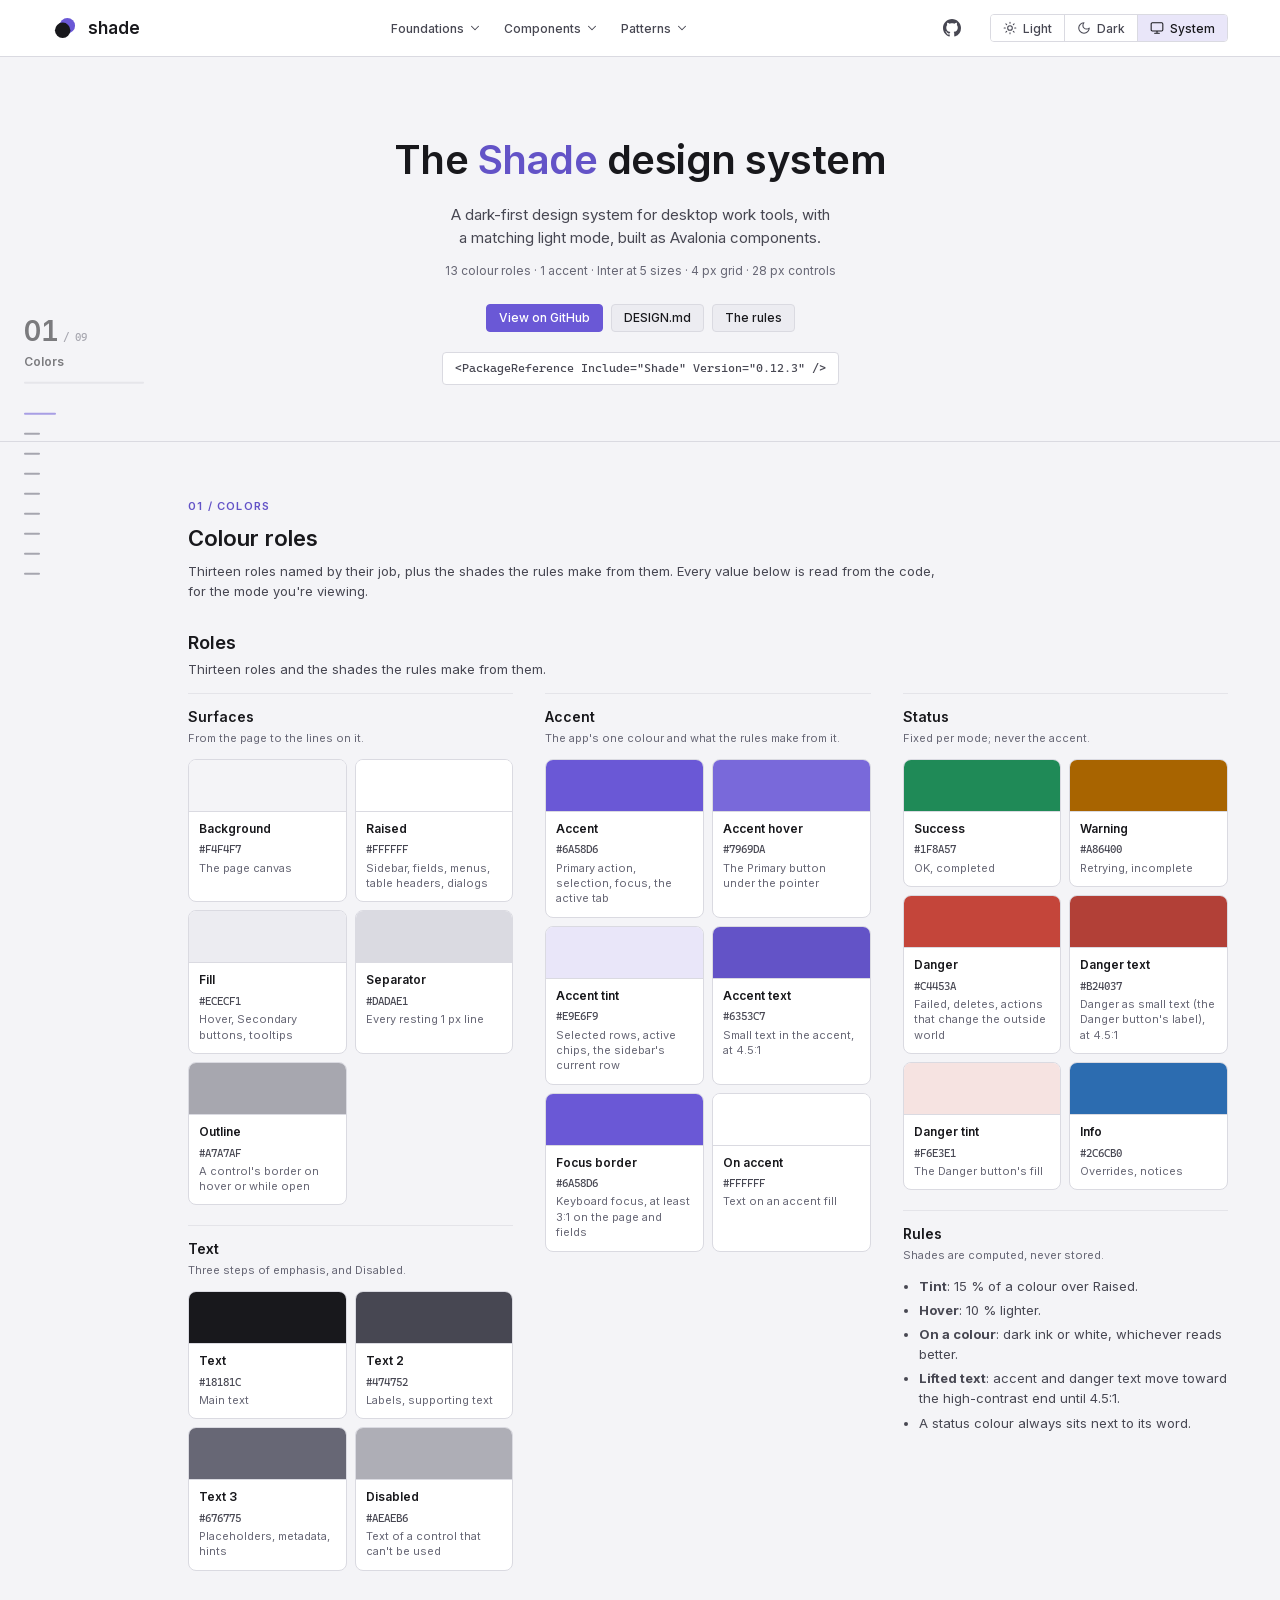
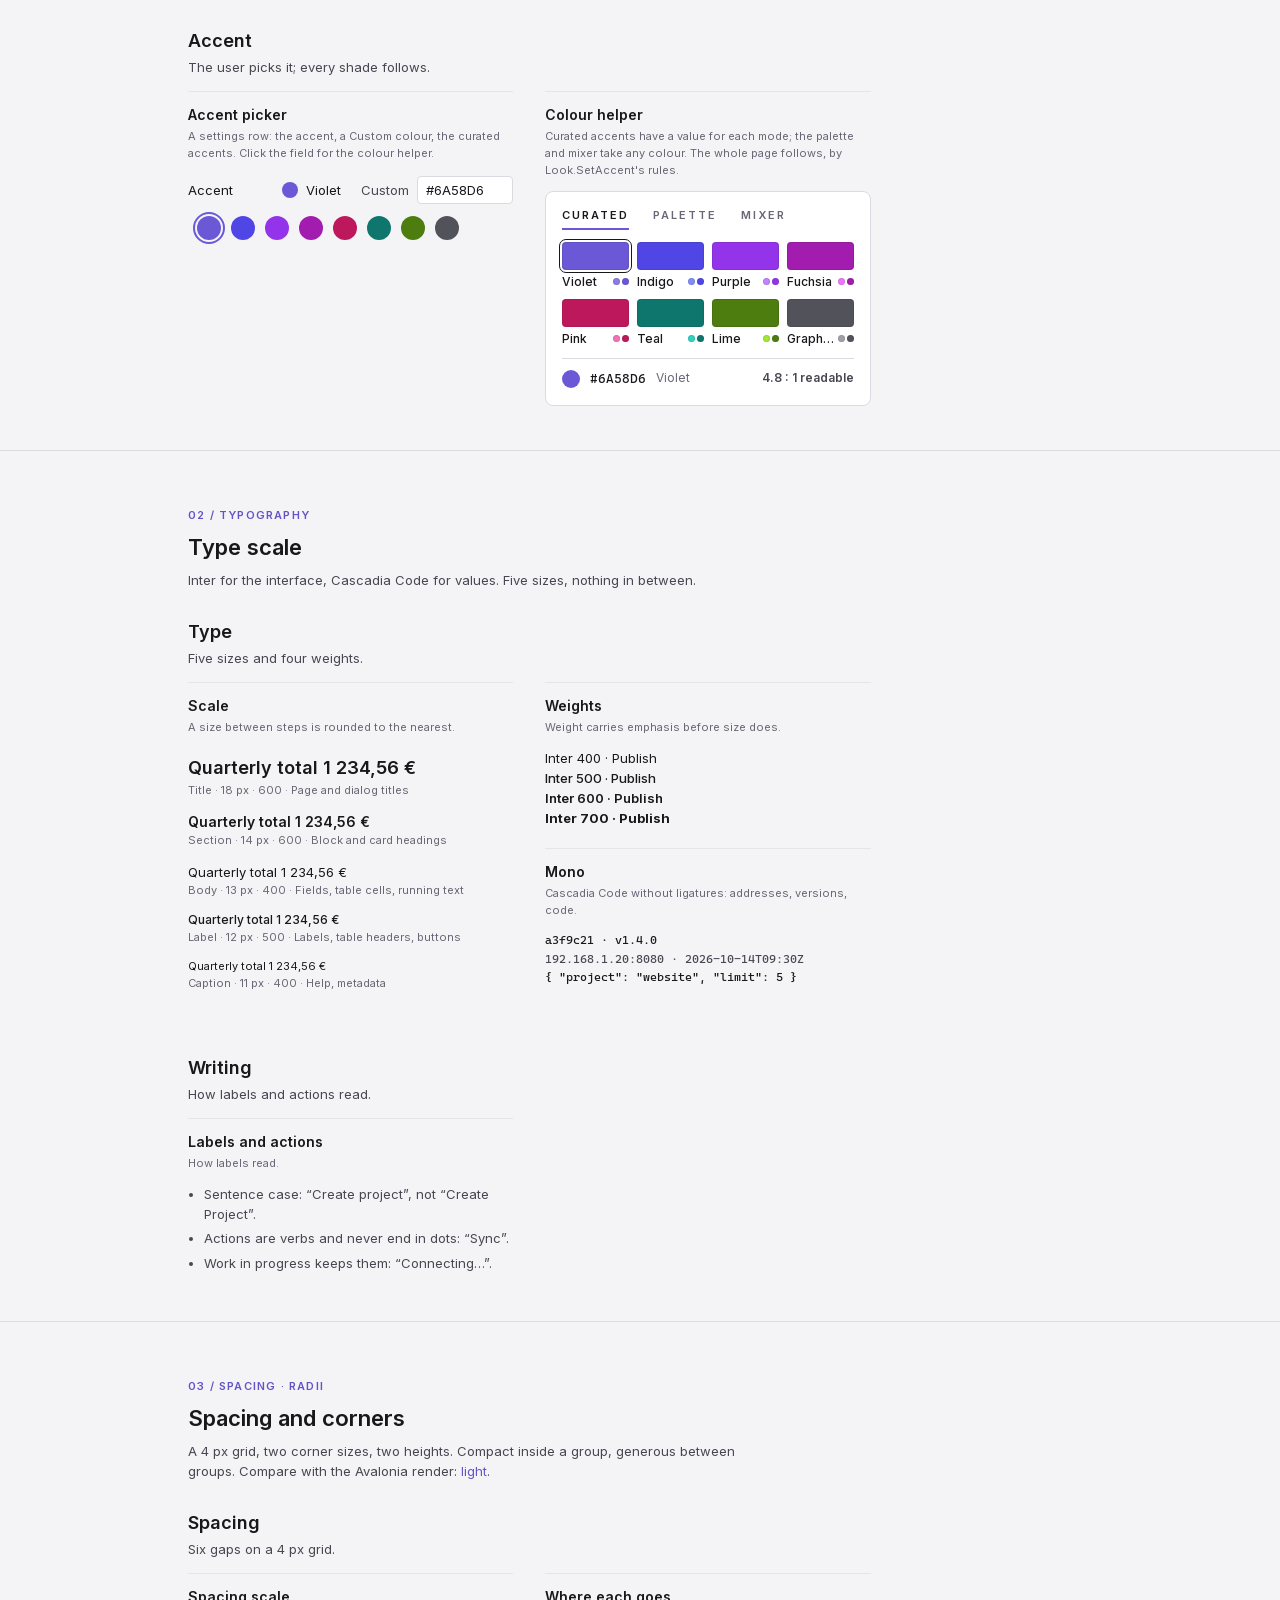
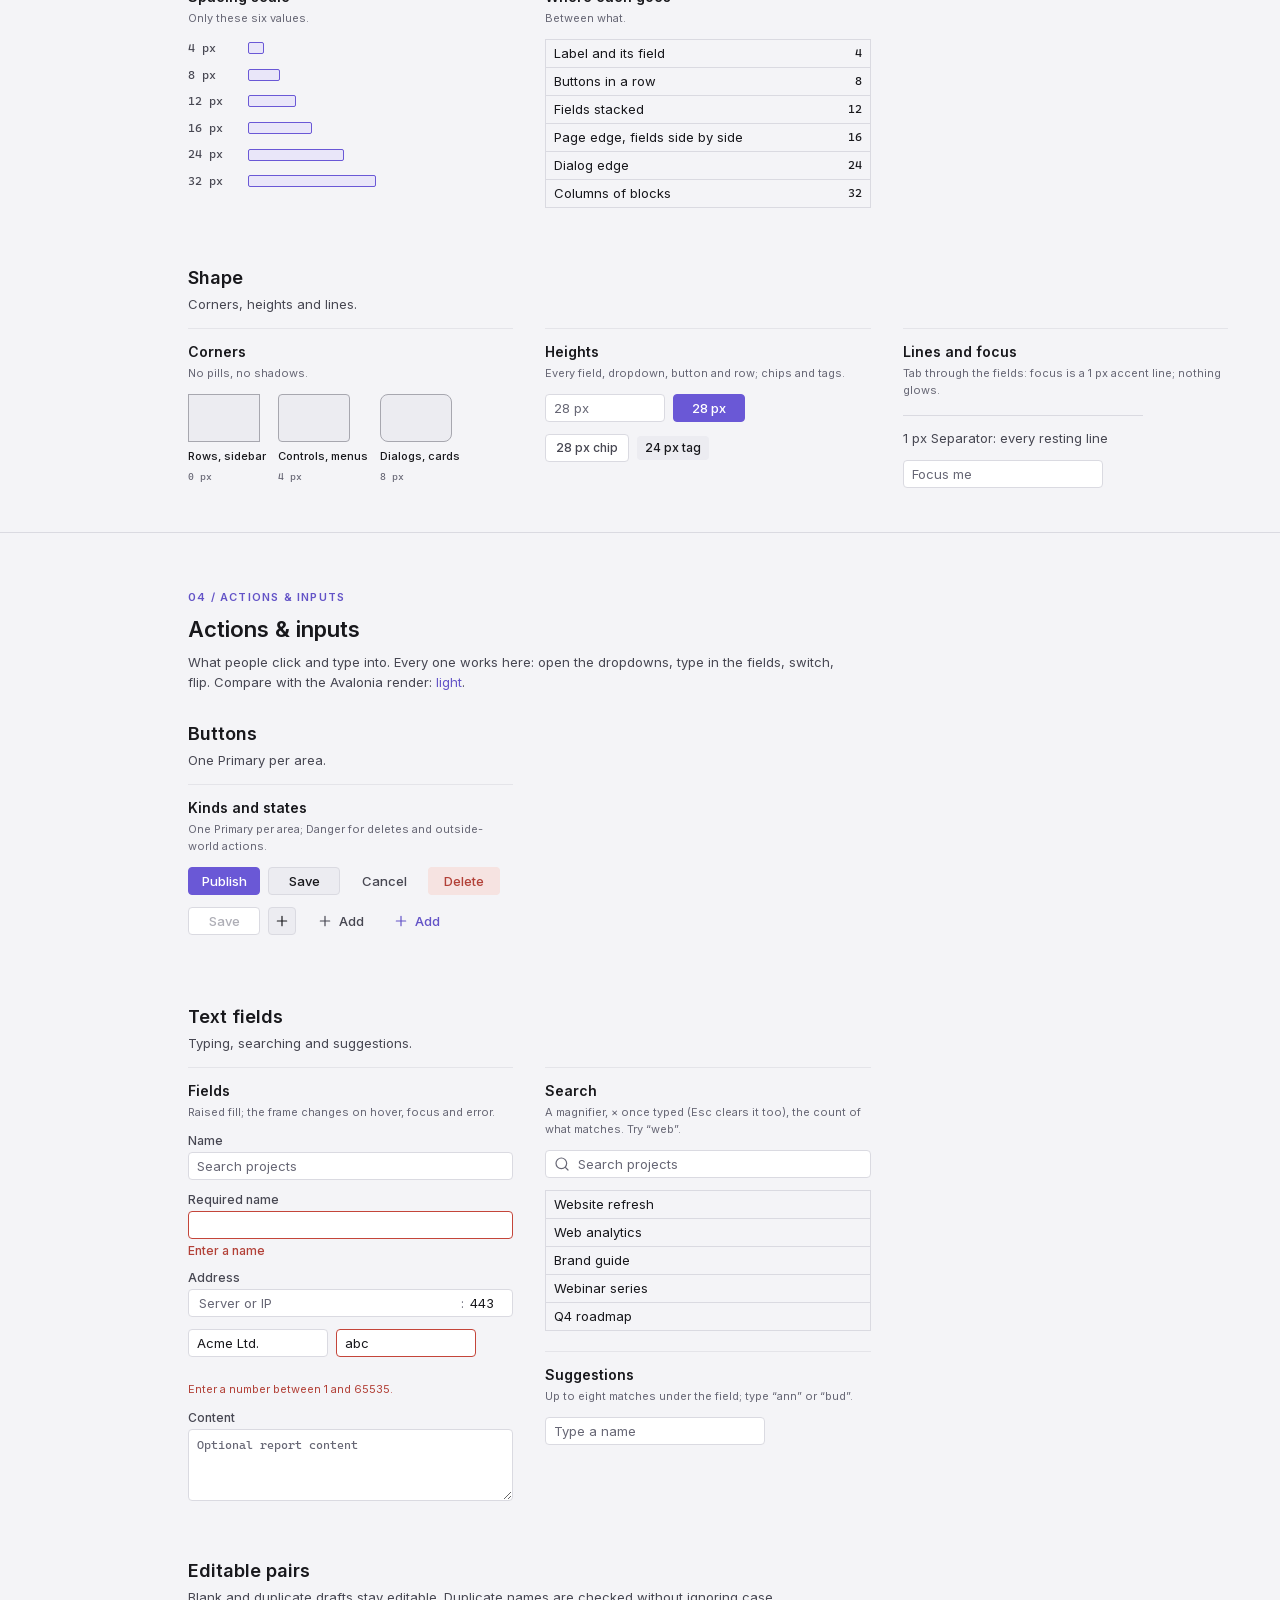
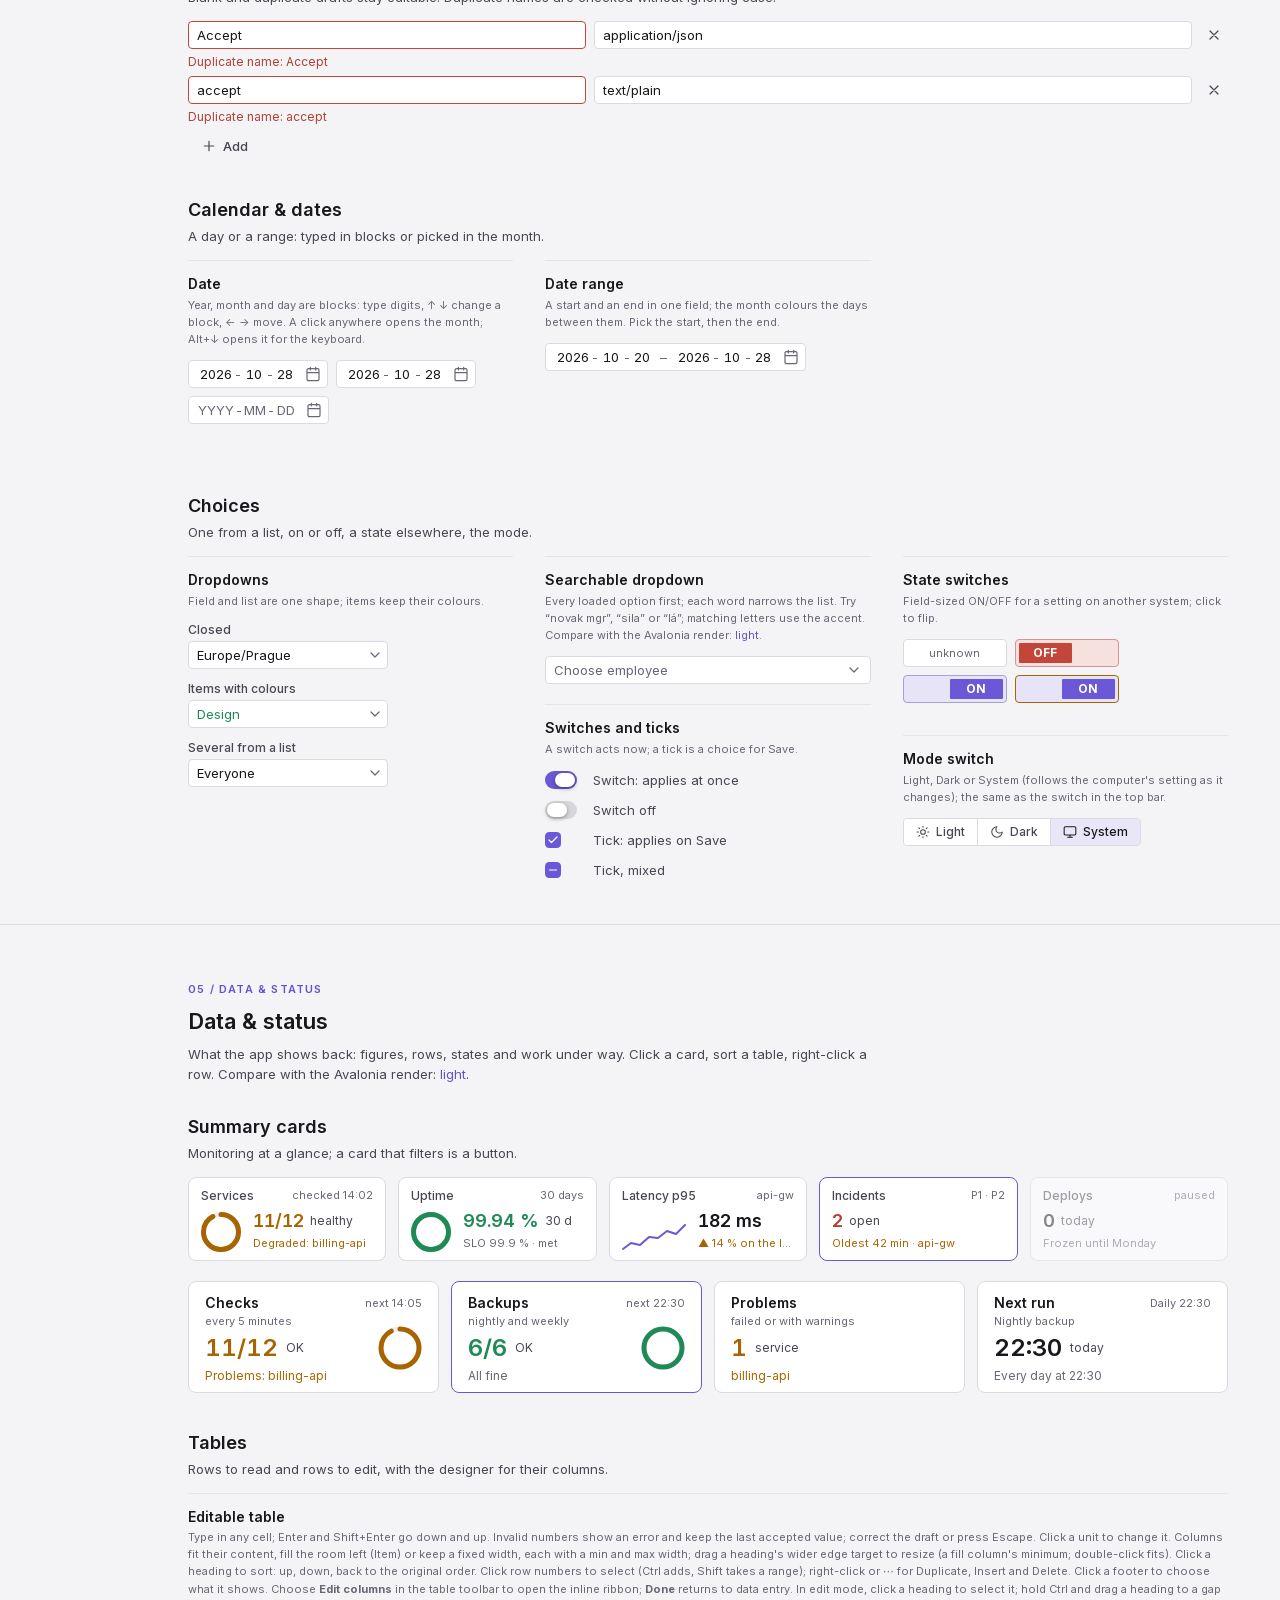
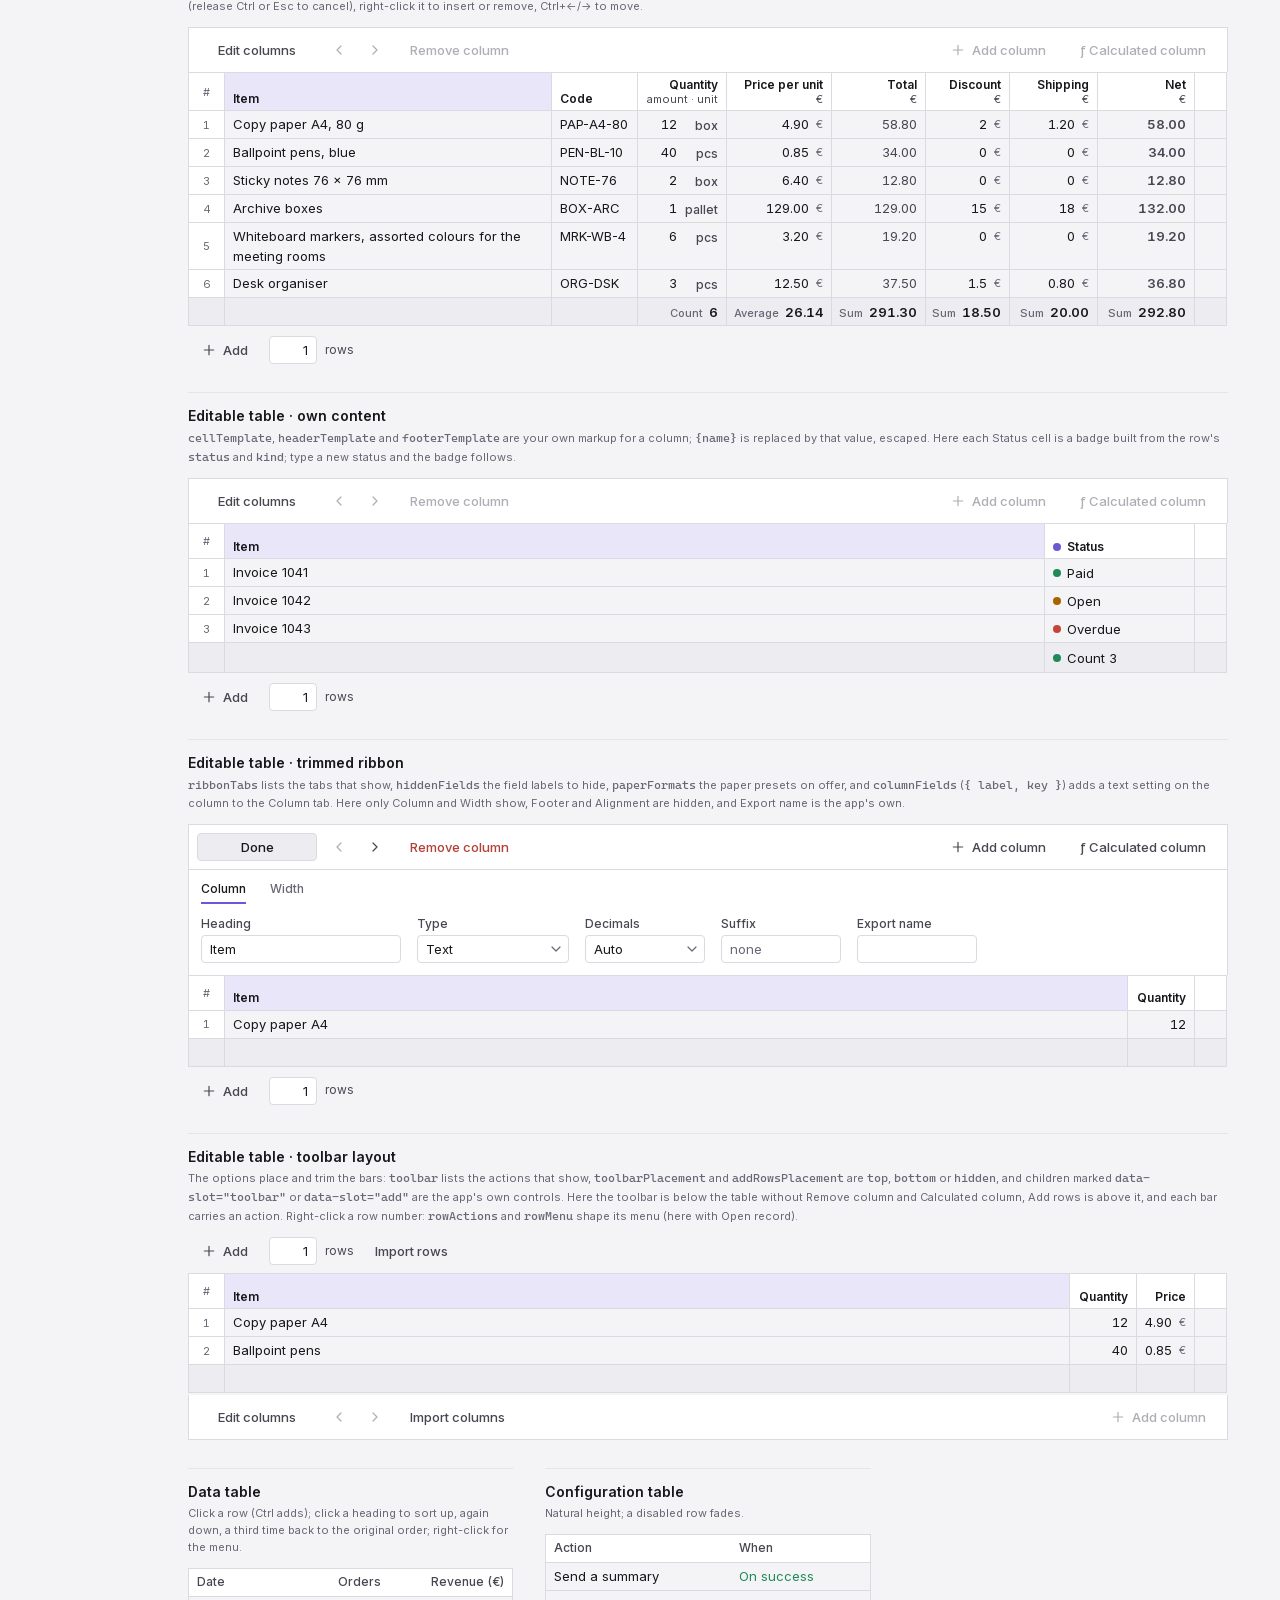
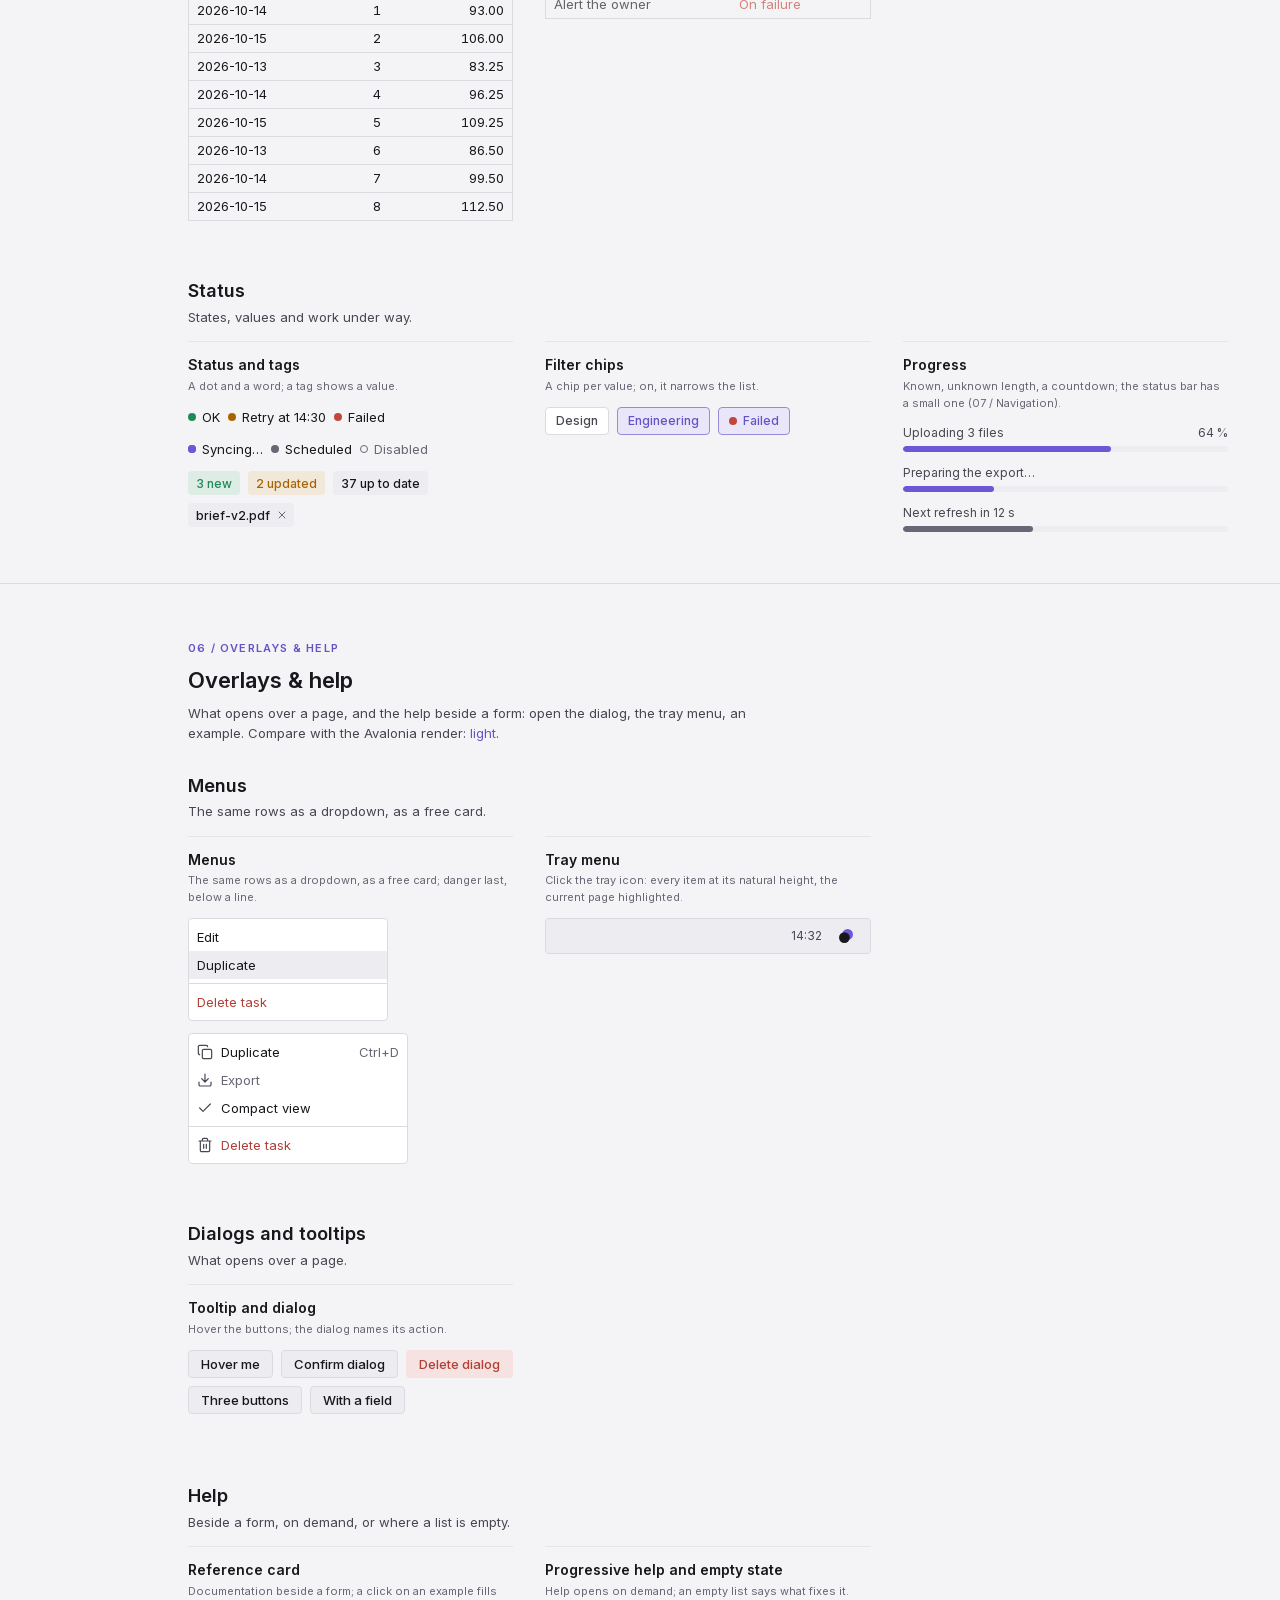
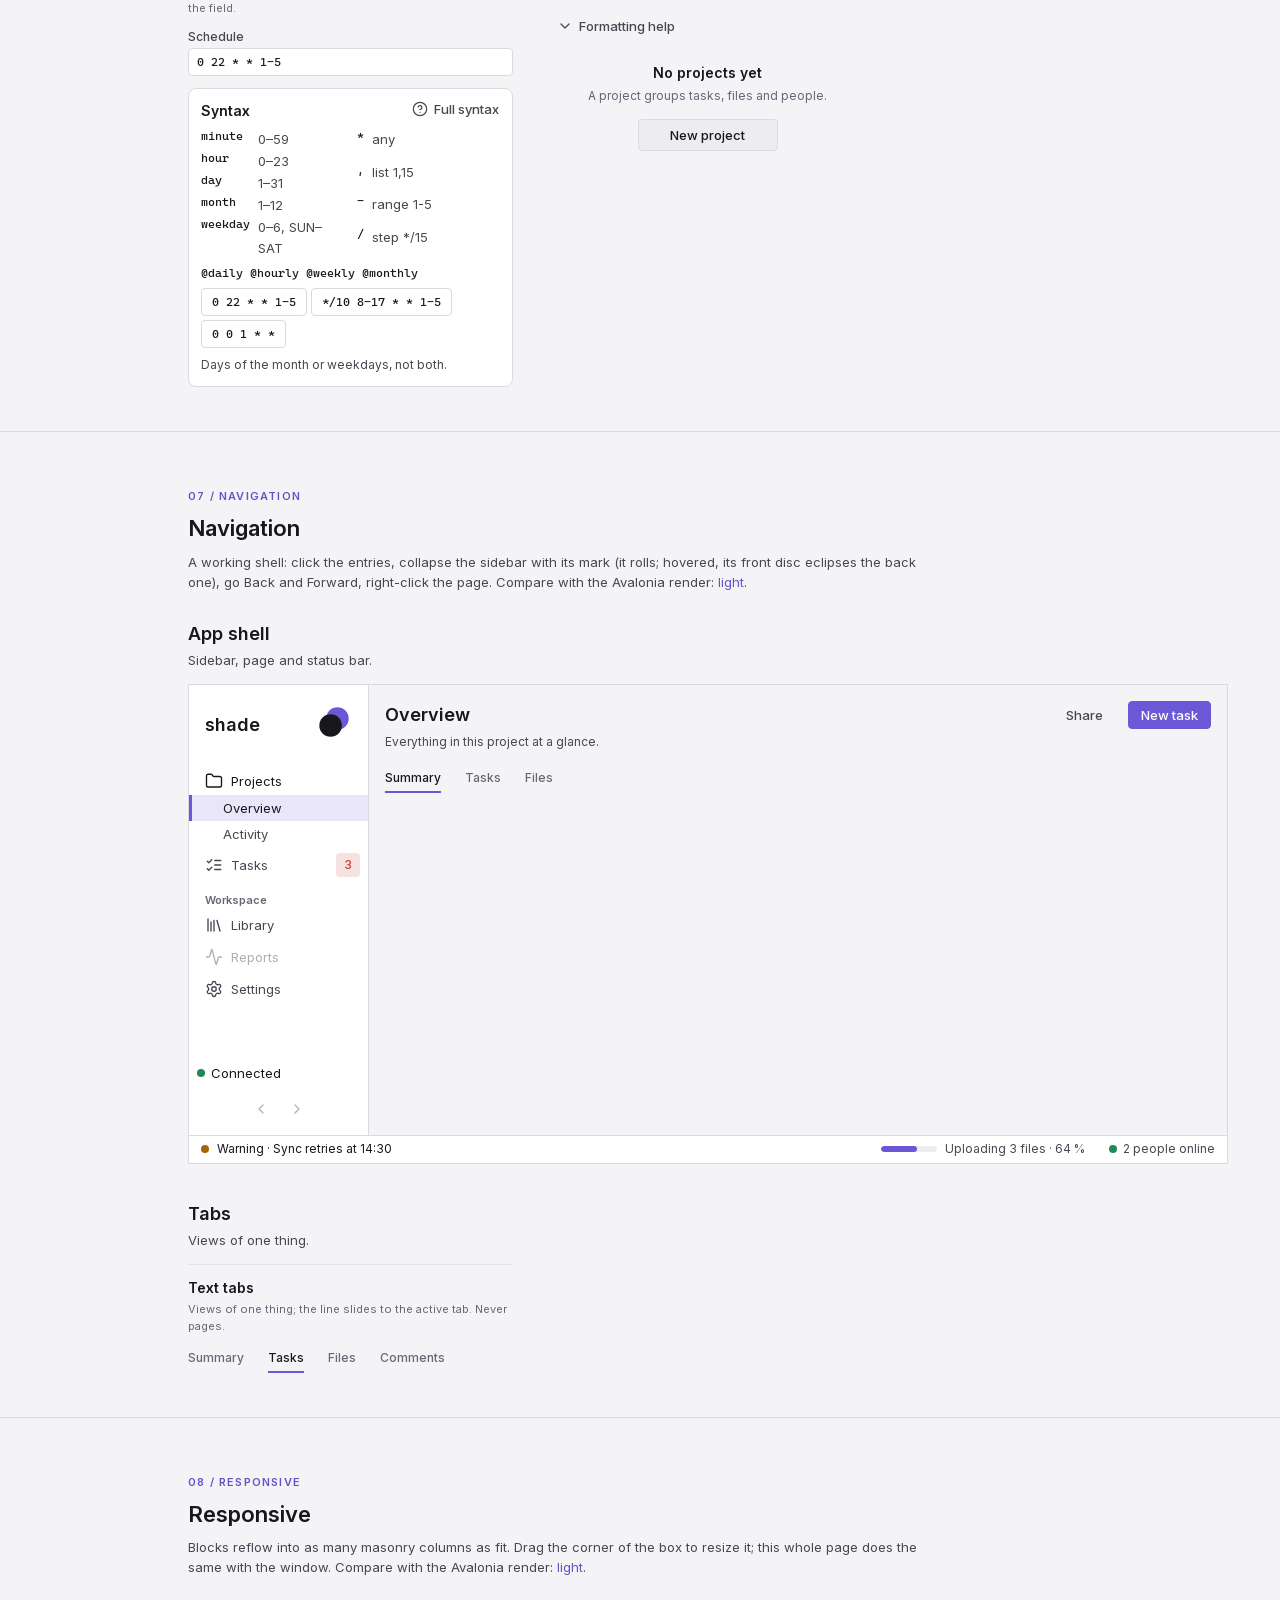
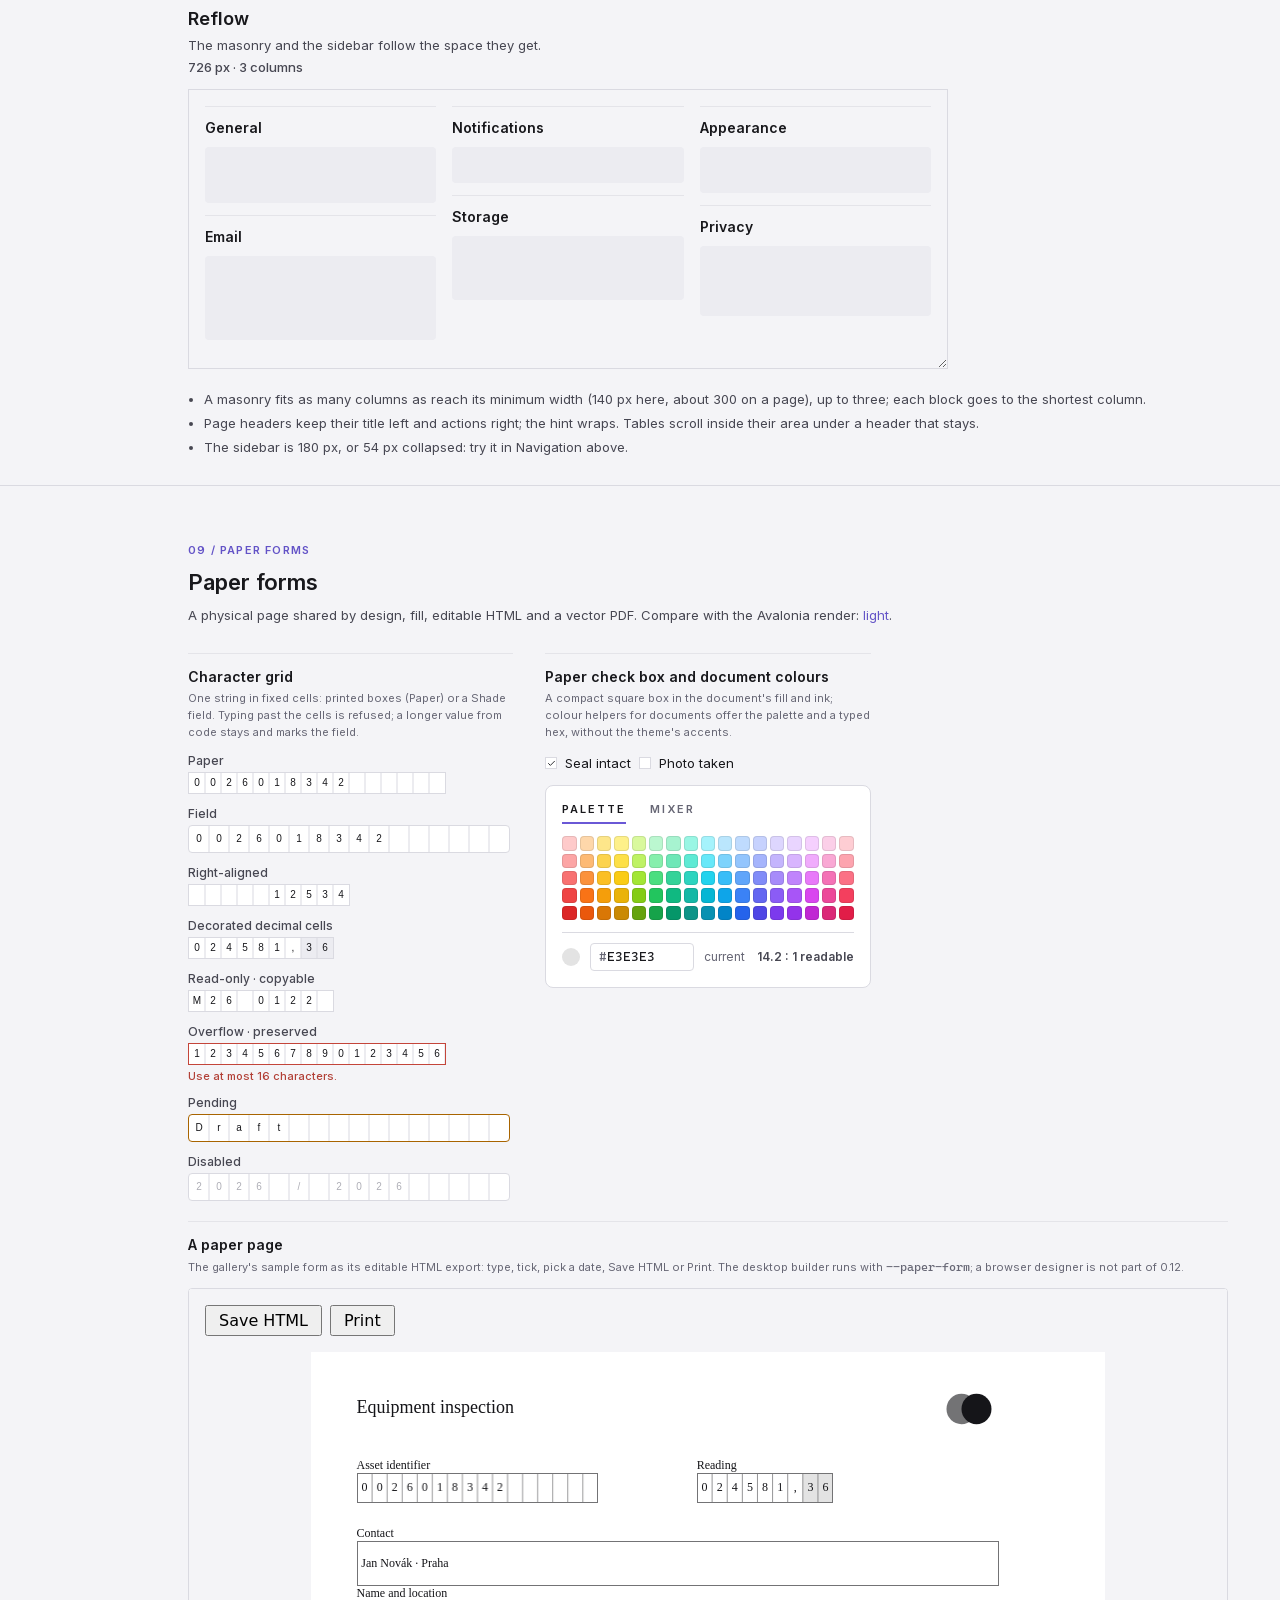
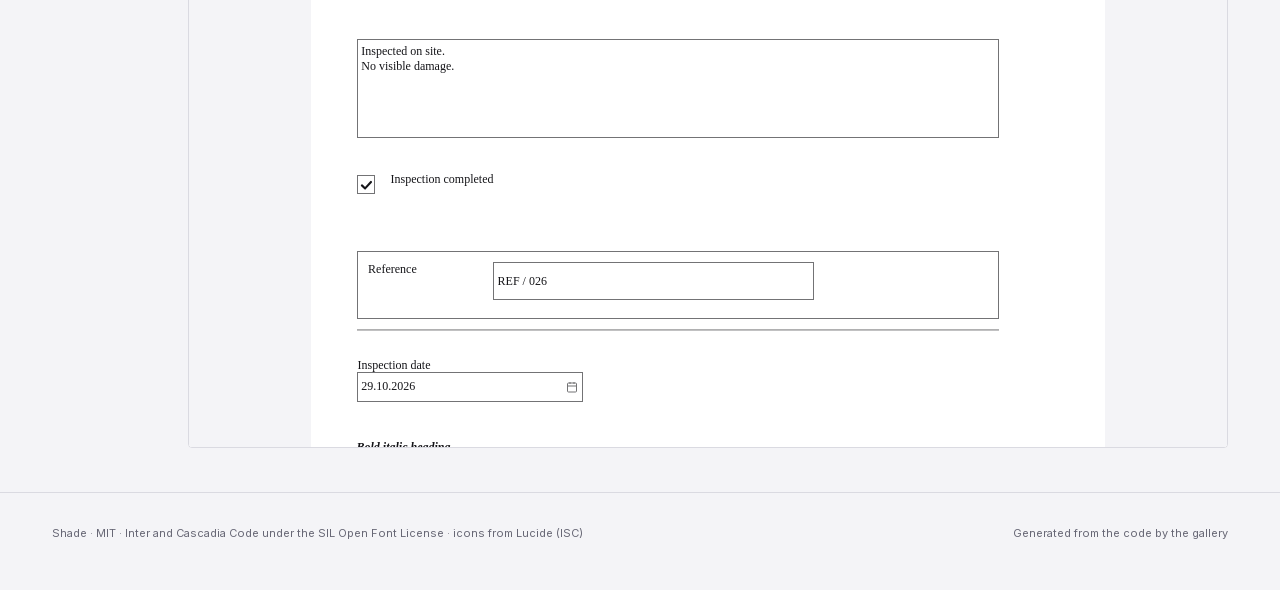
<file: docs/index.html>
<!doctype html>
<html lang="en" data-theme="dark">
<head>
<meta charset="utf-8">
<meta name="viewport" content="width=device-width, initial-scale=1">
<title>Shade design system</title>
<link rel="icon" href="shade.svg" type="image/svg+xml">
<meta name="description" content="Shade: a dark-first design system for Avalonia desktop apps, with a matching light mode.">
<!-- Generated by `dotnet run --project gallery -c Release -- --docs .` from gallery/landing.html; edit that, not this. -->
<link href="shade.css" rel="stylesheet">
<script>
  // the saved choice, else the system's; set before the page paints so it never flashes the other mode
  (function () {
    var saved = null;
    try { saved = localStorage.getItem('shade-theme'); } catch (e) {}
    var light = window.matchMedia && window.matchMedia('(prefers-color-scheme: light)').matches;
    document.documentElement.dataset.theme = saved === 'light' || saved === 'dark' ? saved : (light ? 'light' : 'dark');
  })();
</script>
<style>
  :root[data-theme="dark"] { color-scheme: dark; --background: #151519; --raised: #1B1B20; --fill: #29292F; --separator: #35353D; --outline: #606069; --text: #EDEDF0; --text-2: #B1B1BC; --text-3: #9999A7; --disabled: #575760; --accent: #8C7AE6; --accent-hover: #9887E8; --accent-tint: #2C293E; --accent-text: #9585E8; --focus-border: #8C7AE6; --on-accent: #151519; --success: #83CEA5; --warning: #FFB142; --danger: #E0685C; --danger-text: #E3776C; --danger-tint: #392729; --info: #6FA8DC; --far: #FFFFFF; --danger-text: #E3776C; --hairline: rgba(53, 53, 61, 0.6); }
  :root[data-theme="light"] { color-scheme: light; --background: #F4F4F7; --raised: #FFFFFF; --fill: #ECECF1; --separator: #DADAE1; --outline: #A7A7AF; --text: #18181C; --text-2: #474752; --text-3: #676775; --disabled: #AEAEB6; --accent: #6A58D6; --accent-hover: #7969DA; --accent-tint: #E9E6F9; --accent-text: #6353C7; --focus-border: #6A58D6; --on-accent: #FFFFFF; --success: #1F8A57; --warning: #A86400; --danger: #C4453A; --danger-text: #B24037; --danger-tint: #F6E3E1; --info: #2C6CB0; --far: #151519; --danger-text: #B24037; --hairline: rgba(218, 218, 225, 0.6); }

  * { box-sizing: border-box; }
  html { scroll-behavior: smooth; scroll-padding-top: 72px; }
  body { margin: 0; background: var(--background); color: var(--text); font: 400 13px/1.55 Inter, system-ui, sans-serif; }
  a { color: var(--accent-text); text-decoration: none; }
  a:hover { text-decoration: underline; }
  code, .mono { font-family: "Cascadia Code", ui-monospace, Consolas, monospace; font-variant-ligatures: none; font-size: 12px; }
  .wrap { max-width: 1240px; margin: 0 auto; padding: 0 32px; }

  /* top bar: brand, chapters, mode switch */
  .top { position: sticky; top: 0; z-index: 10; background: var(--raised); border-bottom: 1px solid var(--separator); }
  .top .wrap { display: flex; align-items: center; gap: 24px; height: 56px; }
  .brand { display: flex; align-items: center; gap: 10px; color: var(--text); font-weight: 600; font-size: 17px; }
  .brand:hover { text-decoration: none; }
  .brand svg { width: 26px; height: 26px; }
  .nav { display: flex; gap: 4px; flex: 1; justify-content: center; flex-wrap: wrap; }
  .navgroup { position: relative; }
  .navgroup > button { display: flex; align-items: center; gap: 4px; height: 28px; padding: 0 8px 0 10px; border: 0; border-radius: 4px; background: none;
                       color: var(--text-2); font: 500 12px Inter, sans-serif; cursor: pointer; }
  .navgroup > button:hover, .navgroup.open > button { background: var(--fill); color: var(--text); }
  .navgroup > button .s-i { width: 14px; height: 14px; transition: transform .16s ease-out; }
  .navgroup.open > button .s-i { transform: rotate(180deg); }
  .navmenu { display: none; position: absolute; top: calc(100% + 4px); left: 0; min-width: 200px; z-index: 30; }
  .navgroup.open .navmenu { display: block; }
  .navmenu a.row { color: var(--text); text-decoration: none; }
  .navmenu a.row:hover { background: var(--fill); }
  .navmenu .n { width: 22px; color: var(--text-3); font-variant-numeric: tabular-nums; }
  .gh { display: grid; place-items: center; width: 28px; height: 28px; border-radius: 4px; color: var(--text-2); }
  .gh:hover { background: var(--fill); color: var(--text); }
  .gh svg { width: 18px; height: 18px; fill: currentColor; }

  /* hero */
  .hero { text-align: center; padding: 72px 0 56px; border-bottom: 1px solid var(--separator); }
  .hero h1 { text-wrap: balance; font-size: 40px; font-weight: 600; margin: 0 0 12px; letter-spacing: -0.5px; }
  .hero h1 em { font-style: normal; color: var(--accent-text); }
  .hero p { color: var(--text-2); font-size: 15px; max-width: 600px; margin: 0 auto 24px; text-wrap: balance; }
  .hero p.facts { color: var(--text-3); font-size: 12px; margin-top: -12px; }
  .actions { display: flex; gap: 8px; justify-content: center; flex-wrap: wrap; }
  .btn { display: inline-flex; align-items: center; height: 28px; padding: 0 12px; border-radius: 4px; font-weight: 500; font-size: 12px;
         border: 1px solid var(--separator); background: var(--fill); color: var(--text); }
  .btn:hover { text-decoration: none; border-color: var(--outline); }
  .btn.primary { background: var(--accent); border-color: var(--accent); color: var(--on-accent); }
  .btn.primary:hover { background: var(--accent-hover); }
  .install { display: inline-block; margin-top: 20px; padding: 6px 12px; background: var(--raised); border: 1px solid var(--separator); border-radius: 4px; color: var(--text-2); }

  /* chapters: a numbered heading, then blocks in masonry columns with a faint line above each */
  section { padding: 56px 0 24px; border-bottom: 1px solid var(--separator); }
  .eyebrow { color: var(--accent-text); font-weight: 600; font-size: 11px; letter-spacing: 1.2px; text-transform: uppercase; margin: 0 0 6px; }
  section h2 { font-size: 22px; font-weight: 600; margin: 0 0 6px; }
  .lead { color: var(--text-2); margin: 0 0 28px; max-width: 760px; text-wrap: pretty; }
  .masonry { columns: 3 300px; column-gap: 32px; }
  .block { break-inside: avoid; border-top: 1px solid var(--hairline); padding: 12px 0 20px; }
  .block h3, .block h4 { font-size: 14px; font-weight: 600; margin: 0 0 2px; }
  /* a chapter's subsections: a heading per kind of component, then its blocks */
  .sub { margin-top: 36px; }
  .sub:first-of-type { margin-top: 0; }
  .sub-h { margin: 0; font-size: 18px; font-weight: 600; }
  .sub-lead { margin: 2px 0 14px; color: var(--text-2); }
  .block.wide { margin-bottom: 8px; }
  .settings { display: grid; grid-template-columns: 1fr auto; gap: 8px 16px; align-items: center; max-width: 320px; color: var(--text-2); }
  .terms { display: flex; flex-direction: column; gap: 8px; align-items: flex-start; }
  .terms .term { display: grid; grid-template-columns: 64px 1fr 28px; gap: 8px; align-items: center; align-self: stretch; }
  .terms .s-select { width: auto; }
  .terms .eq { justify-self: center; color: var(--text-2); font-size: 13px; }
  [data-when][hidden] { display: none; }
  .block .help { color: var(--text-3); font-size: 11px; margin: 0 0 12px; }

  .swatches { display: grid; grid-template-columns: repeat(auto-fill, minmax(116px, 1fr)); gap: 8px; }
  .swatch { border: 1px solid var(--separator); border-radius: 8px; overflow: hidden; background: var(--raised); }
  .swatch .chip { height: 52px; border-bottom: 1px solid var(--separator); }
  .swatch .meta { padding: 8px 10px 10px; }
  .swatch b { display: block; font-size: 12px; font-weight: 600; }
  .swatch .mono { color: var(--text-2); font-size: 11px; }
  .swatch .use { display: block; color: var(--text-3); font-size: 11px; line-height: 1.4; margin-top: 2px; }
  .rules { margin: 0; padding-left: 16px; color: var(--text-2); }
  .rules li { margin-bottom: 4px; }

  .scale .row { padding: 6px 0; }
  .scale .sample { color: var(--text); }
  .scale .spec { color: var(--text-3); font-size: 11px; }
  .space-bar { display: flex; align-items: center; gap: 12px; margin-bottom: 8px; }
  .space-bar span { width: 48px; color: var(--text-2); }
  .space-bar i { display: block; height: 12px; border-radius: 2px; background: var(--accent-tint); border: 1px solid var(--accent); }
  .corners { display: flex; gap: 12px; flex-wrap: wrap; }
  .corner div { width: 72px; height: 48px; background: var(--fill); border: 1px solid var(--outline); margin-bottom: 6px; }
  .corner b { display: block; font-size: 11px; font-weight: 500; }
  .corner .mono { color: var(--text-3); font-size: 10px; }

  [data-theme="dark"] .only-light, [data-theme="light"] .only-dark { display: none; }
  .row-wrap { display: flex; flex-wrap: wrap; gap: 8px; align-items: center; margin-bottom: 12px; }
  .stack { display: flex; flex-direction: column; gap: 12px; align-items: flex-start; }
  .stack .s-label, .stack .s-field:not([style]) { align-self: stretch; }
  .pairs { display: grid; grid-template-columns: auto 1fr; gap: 10px 16px; align-items: center; color: var(--text-2); }
  .compare { white-space: nowrap; }
  hr.rule { width: 240px; height: 1px; margin: 4px 0 0; border: 0; background: var(--separator); }
  .help-line { color: var(--text-2); }
  .measure { color: var(--text-2); font-weight: 500; margin: -12px 0 12px; }
  .resizer { resize: horizontal; overflow: hidden; width: 760px; min-width: 200px; max-width: 100%; padding: 16px; margin-bottom: 20px;
             border: 1px solid var(--separator); background: var(--background); }
  .demo-masonry { columns: 3 140px; column-gap: 16px; }
  .demo-masonry .block { padding: 10px 0 12px; }
  .demo-masonry i { display: block; margin-top: 8px; border-radius: 4px; background: var(--fill); }

  /* the chapter rail: fixed at the left, 96 px before the chapters (and at least 24 px from the window's edge); the chapter's
     number and name, a line filling through it, one stroke a chapter */
  .rail { position: fixed; left: 24px; top: 50%; transform: translateY(-50%); z-index: 5; width: 120px;
          opacity: .55; transition: opacity .2s ease-out; }
  .rail:hover, .rail.moving { opacity: 1; }
  .rail .num { font-size: 28px; font-weight: 600; line-height: 1; color: var(--text); font-variant-numeric: tabular-nums; }
  .rail .num small { font: 400 11px "Cascadia Code", ui-monospace, Consolas, monospace; color: var(--text-3); margin-left: 4px; }
  .rail .name { margin: 8px 0 10px; font-weight: 600; font-size: 12px; color: var(--text); white-space: nowrap; overflow: hidden; text-overflow: ellipsis; }
  .rail .line { height: 2px; border-radius: 1px; background: var(--separator); margin-bottom: 20px; overflow: hidden; }
  .rail .line i { display: block; height: 100%; width: 0; background: var(--accent); }
  .rail ol { list-style: none; margin: 0; padding: 0; }
  .rail li a { display: flex; align-items: center; gap: 8px; height: 20px; color: var(--text-3); font-size: 11px; }
  .rail li a:hover { text-decoration: none; color: var(--text-2); }
  .rail li a span { opacity: 0; transform: translateX(-4px); transition: opacity .15s ease-out, transform .15s ease-out; white-space: nowrap; }
  .rail li a:hover span, .rail li a:focus-visible span { opacity: 1; transform: none; }
  /* a stroke column as wide as the current stroke, so the labels start in one line */
  .rail li a b { --w: 16px; --col: 32px; width: var(--w); margin-right: calc(var(--col) - var(--w)); height: 2px; border-radius: 1px; background: var(--text-3); transition: width .2s ease-out, margin .2s ease-out, background-color .2s ease-out; flex: none; }
  .rail li a:hover b { background: var(--text-2); }
  .rail li a[aria-current] b { --w: 32px; background: var(--accent); }
  @media (min-width: 1100px) and (max-width: 1559px) { main section .wrap { padding-left: 168px; } }
  @media (max-width: 1099px) { .rail { display: none; } }
  @media (min-width: 1560px) { .rail { left: max(24px, calc((100vw - 1240px) / 2 + 32px - 96px - 120px)); } }
  /* a wide screen (2K and up): larger, still 96 px before the chapters */
  @media (min-width: 1800px) {
    .rail { width: 180px; left: max(24px, calc((100vw - 1240px) / 2 + 32px - 96px - 180px)); }
    .rail .num { font-size: 44px; }
    .rail .num small { font-size: 13px; }
    .rail .name { font-size: 15px; margin: 10px 0 14px; }
    .rail .line { height: 3px; margin-bottom: 28px; }
    .rail li a { height: 28px; font-size: 13px; gap: 12px; }
    .rail li a b { --w: 24px; --col: 48px; }
    .rail li a[aria-current] b { --w: 48px; }
  }

  footer { padding: 32px 0 48px; color: var(--text-3); font-size: 11px; }
  footer .wrap { display: flex; justify-content: space-between; gap: 16px; flex-wrap: wrap; }

  @media (max-width: 760px) {
    .wrap { padding: 0 16px; }
    .nav { display: none; }
    .top .wrap { justify-content: space-between; gap: 8px; flex-wrap: wrap; height: auto; min-height: 56px; padding-top: 8px; padding-bottom: 8px; }
    .s-mode button { padding: 0 8px; gap: 4px; }
    .hero h1 { font-size: 30px; }
  }
</style>
</head>
<body>
<svg width="0" height="0" style="position:absolute" aria-hidden="true">
  <!-- the mark (assets/shade.svg): the back disc in the accent, the front one in Text, so it follows the mode -->
  <symbol id="mark" viewBox="0 0 256 256"><circle cx="151" cy="105" r="76" fill="var(--accent)"/><circle class="front" cx="105" cy="151" r="76" fill="var(--text)"/></symbol>
  <symbol id="i-monitor" viewBox="0 0 24 24"><path d="M4.0,3.0 H20.0 A2.0,2.0 0 0 1 22.0,5.0 V15.0 A2.0,2.0 0 0 1 20.0,17.0 H4.0 A2.0,2.0 0 0 1 2.0,15.0 V5.0 A2.0,2.0 0 0 1 4.0,3.0 Z M8,21 L16,21 M12,17 L12,21"/></symbol>
  <symbol id="i-calendar-clock" viewBox="0 0 24 24"><path d="M16 14v2.2l1.6 1 M16 2v3 M21 7.338V5a2 2 0 00-2-2H5a2 2 0 00-2 2v14a2 2 0 002 2h2.338 M3 9h5.859 M8 2v3 M10.0,16.0 A6.0,6.0 0 1 0 22.0,16.0 A6.0,6.0 0 1 0 10.0,16.0 Z"/></symbol>
  <symbol id="i-square-terminal" viewBox="0 0 24 24"><path d="M7 11 l2-2-2-2 M11 13h4 M5.0,3.0 H19.0 A2.0,2.0 0 0 1 21.0,5.0 V19.0 A2.0,2.0 0 0 1 19.0,21.0 H5.0 A2.0,2.0 0 0 1 3.0,19.0 V5.0 A2.0,2.0 0 0 1 5.0,3.0 Z"/></symbol>
  <symbol id="i-library" viewBox="0 0 24 24"><path d="M16 6 l4 14 M12 6v14 M8 8v12 M4 4v16"/></symbol>
  <symbol id="i-settings" viewBox="0 0 24 24"><path d="M9.671 4.136a2.34 2.34 0 0 1 4.659 0 2.34 2.34 0 0 0 3.319 1.915 2.34 2.34 0 0 1 2.33 4.033 2.34 2.34 0 0 0 0 3.831 2.34 2.34 0 0 1-2.33 4.033 2.34 2.34 0 0 0-3.319 1.915 2.34 2.34 0 0 1-4.659 0 2.34 2.34 0 0 0-3.32-1.915 2.34 2.34 0 0 1-2.33-4.033 2.34 2.34 0 0 0 0-3.831A2.34 2.34 0 0 1 6.35 6.051a2.34 2.34 0 0 0 3.319-1.915 M9.0,12.0 A3.0,3.0 0 1 0 15.0,12.0 A3.0,3.0 0 1 0 9.0,12.0 Z"/></symbol>
  <symbol id="i-plus" viewBox="0 0 24 24"><path d="M5 12h14 M12 5v14"/></symbol>
  <symbol id="i-grip-vertical" viewBox="0 0 24 24"><path d="M9 4a1 1 0 1 0 0 2a1 1 0 1 0 0-2 M9 11a1 1 0 1 0 0 2a1 1 0 1 0 0-2 M9 18a1 1 0 1 0 0 2a1 1 0 1 0 0-2 M15 4a1 1 0 1 0 0 2a1 1 0 1 0 0-2 M15 11a1 1 0 1 0 0 2a1 1 0 1 0 0-2 M15 18a1 1 0 1 0 0 2a1 1 0 1 0 0-2"/></symbol>
  <symbol id="i-list" viewBox="0 0 24 24"><path d="M3 5h.01 M3 12h.01 M3 19h.01 M8 5h13 M8 12h13 M8 19h13"/></symbol>
  <symbol id="i-undo2" viewBox="0 0 24 24"><path d="M9 14 4 9l5-5 M4 9h10.5a5.5 5.5 0 0 1 5.5 5.5a5.5 5.5 0 0 1-5.5 5.5H11"/></symbol>
  <symbol id="i-redo2" viewBox="0 0 24 24"><path d="M15 14l5-5-5-5 M20 9H9.5a5.5 5.5 0 0 0 0 11H13"/></symbol>
  <symbol id="i-chevron-down" viewBox="0 0 24 24"><path d="M6 9 l6 6 6-6"/></symbol>
  <symbol id="i-chevron-up" viewBox="0 0 24 24"><path d="M18 15 l-6-6-6 6"/></symbol>
  <symbol id="i-chevron-left" viewBox="0 0 24 24"><path d="M15 18 l-6-6 6-6"/></symbol>
  <symbol id="i-chevron-right" viewBox="0 0 24 24"><path d="M9 18 l6-6-6-6"/></symbol>
  <symbol id="i-sun" viewBox="0 0 24 24"><path d="M12 2v2 M12 20v2 M4.93 4.93l1.41 1.41 M17.66 17.66l1.41 1.41 M2 12h2 M20 12h2 M6.34 17.66l-1.41 1.41 M19.07 4.93l-1.41 1.41 M8.0,12.0 A4.0,4.0 0 1 0 16.0,12.0 A4.0,4.0 0 1 0 8.0,12.0 Z"/></symbol>
  <symbol id="i-moon" viewBox="0 0 24 24"><path d="M12 3a6 6 0 0 0 9 9 9 9 0 1 1-9-9Z"/></symbol>
  <symbol id="i-calendar" viewBox="0 0 24 24"><path d="M8 2v4 M16 2v4 M5.0,4.0 H19.0 A2.0,2.0 0 0 1 21.0,6.0 V20.0 A2.0,2.0 0 0 1 19.0,22.0 H5.0 A2.0,2.0 0 0 1 3.0,20.0 V6.0 A2.0,2.0 0 0 1 5.0,4.0 Z M3 10h18"/></symbol>
  <symbol id="i-bookmark" viewBox="0 0 24 24"><path d="M17 3a2 2 0 0 1 2 2v15a1 1 0 0 1-1.496.868l-4.512-2.578a2 2 0 0 0-1.984 0l-4.512 2.578A1 1 0 0 1 5 20V5a2 2 0 0 1 2-2z"/></symbol>
  <symbol id="i-search" viewBox="0 0 24 24"><path d="M21 21 l-4.34-4.34 M3.0,11.0 A8.0,8.0 0 1 0 19.0,11.0 A8.0,8.0 0 1 0 3.0,11.0 Z"/></symbol>
  <symbol id="i-check" viewBox="0 0 24 24"><path d="M20 6 9 17l-5-5"/></symbol>
  <symbol id="i-x" viewBox="0 0 24 24"><path d="M18 6 6 18 M6 6 l12 12"/></symbol>
  <symbol id="i-minus" viewBox="0 0 24 24"><path d="M5 12h14"/></symbol>
  <symbol id="i-eye" viewBox="0 0 24 24"><path d="M2.062 12.348a1 1 0 0 1 0-.696 10.75 10.75 0 0 1 19.876 0 1 1 0 0 1 0 .696 10.75 10.75 0 0 1-19.876 0 M9 12a3 3 0 1 0 6 0a3 3 0 1 0 -6 0"/></symbol>
  <symbol id="i-activity" viewBox="0 0 24 24"><path d="M22 12h-2.48a2 2 0 0 0-1.93 1.46l-2.35 8.36a.25.25 0 0 1-.48 0L9.24 2.18a.25.25 0 0 0-.48 0l-2.35 8.36A2 2 0 0 1 4.49 12H2"/></symbol>
  <symbol id="i-copy" viewBox="0 0 24 24"><path d="M10.0,8.0 H20.0 A2.0,2.0 0 0 1 22.0,10.0 V20.0 A2.0,2.0 0 0 1 20.0,22.0 H10.0 A2.0,2.0 0 0 1 8.0,20.0 V10.0 A2.0,2.0 0 0 1 10.0,8.0 Z M4 16c-1.1 0-2-.9-2-2V4c0-1.1.9-2 2-2h10c1.1 0 2 .9 2 2"/></symbol>
  <symbol id="i-trash2" viewBox="0 0 24 24"><path d="M10 11v6 M14 11v6 M19 6v14a2 2 0 0 1-2 2H7a2 2 0 0 1-2-2V6 M3 6h18 M8 6V4a2 2 0 0 1 2-2h4a2 2 0 0 1 2 2v2"/></symbol>
  <symbol id="i-arrow-left-right" viewBox="0 0 24 24"><path d="M8 3 4 7l4 4 M4 7h16 M16 21l4-4-4-4 M20 17H4"/></symbol>
  <symbol id="i-upload" viewBox="0 0 24 24"><path d="M21 15v4a2 2 0 0 1-2 2H5a2 2 0 0 1-2-2v-4 M17 8 12 3 7 8 M12 3v12"/></symbol>
  <symbol id="i-download" viewBox="0 0 24 24"><path d="M21 15v4a2 2 0 0 1-2 2H5a2 2 0 0 1-2-2v-4 M7 10 12 15 17 10 M12 15V3"/></symbol>
  <symbol id="i-folder" viewBox="0 0 24 24"><path d="M20 20a2 2 0 0 0 2-2V8a2 2 0 0 0-2-2h-7.9a2 2 0 0 1-1.69-.9L9.6 3.9A2 2 0 0 0 7.93 3H4a2 2 0 0 0-2 2v13a2 2 0 0 0 2 2Z"/></symbol>
  <symbol id="i-list-checks" viewBox="0 0 24 24"><path d="M3 17 5 19 9 15 M3 7 5 9 9 5 M13 6h8 M13 12h8 M13 18h8"/></symbol>
  <symbol id="i-asterisk" viewBox="0 0 24 24"><path d="M12 6v12 M17.196 9 6.804 15 M6.804 9 17.196 15"/></symbol>
  <symbol id="i-ellipsis" viewBox="0 0 24 24"><path d="M5 12h.01 M12 12h.01 M19 12h.01"/></symbol>
  <symbol id="i-circle-help" viewBox="0 0 24 24"><path d="M2.0,12.0 A10.0,10.0 0 1 0 22.0,12.0 A10.0,10.0 0 1 0 2.0,12.0 Z M9.09 9a3 3 0 0 1 5.83 1c0 2-3 3-3 3 M12 17h.01"/></symbol>

</svg>
<header class="top">
  <div class="wrap">
    <a class="brand" href="#top" aria-label="Shade, top of the page">
      <svg class="s-mark" viewBox="0 0 256 256" aria-hidden="true"><circle cx="151" cy="105" r="76" fill="var(--accent)"/><circle class="front" cx="105" cy="151" r="76" fill="var(--text)"/></svg>
      shade
    </a>
    <nav class="nav" aria-label="Chapters"><div class="navgroup"><button type="button" aria-expanded="false">Foundations<svg class="s-i " aria-hidden="true"><use href="#i-chevron-down"/></svg></button><div class="s-menu navmenu"><a class="row" href="#colors"><span class="n">01</span>Colors</a><a class="row" href="#typography"><span class="n">02</span>Typography</a><a class="row" href="#spacing-radii"><span class="n">03</span>Spacing &#183; Radii</a></div></div><div class="navgroup"><button type="button" aria-expanded="false">Components<svg class="s-i " aria-hidden="true"><use href="#i-chevron-down"/></svg></button><div class="s-menu navmenu"><a class="row" href="#actions-inputs"><span class="n">04</span>Actions &amp; inputs</a><a class="row" href="#data-status"><span class="n">05</span>Data &amp; status</a><a class="row" href="#overlays-help"><span class="n">06</span>Overlays &amp; help</a></div></div><div class="navgroup"><button type="button" aria-expanded="false">Patterns<svg class="s-i " aria-hidden="true"><use href="#i-chevron-down"/></svg></button><div class="s-menu navmenu"><a class="row" href="#navigation"><span class="n">07</span>Navigation</a><a class="row" href="#responsive"><span class="n">08</span>Responsive</a><a class="row" href="#paper-forms"><span class="n">09</span>Paper forms</a></div></div></nav>
    <a class="gh" href="https://github.com/jurasekdominik/shade" data-tip="Shade on GitHub" aria-label="Shade on GitHub"><svg viewBox="0 0 16 16" aria-hidden="true"><path d="M8 0C3.58 0 0 3.58 0 8c0 3.54 2.29 6.53 5.47 7.59.4.07.55-.17.55-.38 0-.19-.01-.82-.01-1.49-2.01.37-2.53-.49-2.69-.94-.09-.23-.48-.94-.82-1.13-.28-.15-.68-.52-.01-.53.63-.01 1.08.58 1.23.82.72 1.21 1.87.87 2.33.66.07-.52.28-.87.51-1.07-1.78-.2-3.64-.89-3.64-3.95 0-.87.31-1.59.82-2.15-.08-.2-.36-1.02.08-2.12 0 0 .67-.21 2.2.82.64-.18 1.32-.27 2-.27.68 0 1.36.09 2 .27 1.53-1.04 2.2-.82 2.2-.82.44 1.1.16 1.92.08 2.12.51.56.82 1.27.82 2.15 0 3.07-1.87 3.75-3.65 3.95.29.25.54.73.54 1.48 0 1.07-.01 1.93-.01 2.2 0 .21.15.46.55.38A8.013 8.013 0 0016 8c0-4.42-3.58-8-8-8z"/></svg></a>
    <div class="s-mode" role="radiogroup" aria-label="Colour mode">
      <button type="button" role="radio" data-mode="light" aria-checked="false"><svg class="s-i " aria-hidden="true"><use href="#i-sun"/></svg>Light</button>
      <button type="button" role="radio" data-mode="dark" aria-checked="false"><svg class="s-i " aria-hidden="true"><use href="#i-moon"/></svg>Dark</button>
      <button type="button" role="radio" data-mode="system" aria-checked="false"><svg class="s-i " aria-hidden="true"><use href="#i-monitor"/></svg>System</button>
    </div>
  </div>
</header>

<nav class="rail" aria-label="Chapter progress"></nav>

<main id="top">
  <div class="hero">
    <div class="wrap">
      <h1>The <em>Shade</em> design system</h1>
      <p>A dark-first design system for desktop work tools, with a matching light mode, built as Avalonia components.</p>
      <p class="facts">13 colour roles · 1 accent · Inter at 5 sizes · 4&nbsp;px grid · 28&nbsp;px controls</p>
      <div class="actions">
        <a class="btn primary" href="https://github.com/jurasekdominik/shade">View on GitHub</a>
        <a class="btn" href="https://github.com/jurasekdominik/shade/blob/main/DESIGN.md">DESIGN.md</a>
        <a class="btn" href="https://github.com/jurasekdominik/shade/blob/main/docs/DESIGN_SYSTEM.md">The rules</a>
      </div>
      <code class="install">&lt;PackageReference Include="Shade" Version="0.12.3" /&gt;</code>
    </div>
  </div>

  <section id="colors"><div class="wrap">
    <p class="eyebrow">01 / Colors</p>
    <h2>Colour roles</h2>
    <p class="lead">Thirteen roles named by their job, plus the shades the rules make from them. Every value below is read from the code, for the mode you're viewing.</p>

    <div class="sub" id="roles"><h3 class="sub-h">Roles</h3><p class="sub-lead">Thirteen roles and the shades the rules make from them.</p>
    <div class="masonry">
      <div class="block"><h4>Surfaces</h4><p class="help">From the page to the lines on it.</p><div class="swatches">
        <div class="swatch"><div class="chip" style="background:var(--background)"></div><div class="meta"><b>Background</b><span class="mono only-dark">#151519</span><span class="mono only-light">#F4F4F7</span><span class="use">The page canvas</span></div></div>
        <div class="swatch"><div class="chip" style="background:var(--raised)"></div><div class="meta"><b>Raised</b><span class="mono only-dark">#1B1B20</span><span class="mono only-light">#FFFFFF</span><span class="use">Sidebar, fields, menus, table headers, dialogs</span></div></div>
        <div class="swatch"><div class="chip" style="background:var(--fill)"></div><div class="meta"><b>Fill</b><span class="mono only-dark">#29292F</span><span class="mono only-light">#ECECF1</span><span class="use">Hover, Secondary buttons, tooltips</span></div></div>
        <div class="swatch"><div class="chip" style="background:var(--separator)"></div><div class="meta"><b>Separator</b><span class="mono only-dark">#35353D</span><span class="mono only-light">#DADAE1</span><span class="use">Every resting 1 px line</span></div></div>
        <div class="swatch"><div class="chip" style="background:var(--outline)"></div><div class="meta"><b>Outline</b><span class="mono only-dark">#606069</span><span class="mono only-light">#A7A7AF</span><span class="use">A control&#39;s border on hover or while open</span></div></div>
      </div></div>
      <div class="block"><h4>Text</h4><p class="help">Three steps of emphasis, and Disabled.</p><div class="swatches">
        <div class="swatch"><div class="chip" style="background:var(--text)"></div><div class="meta"><b>Text</b><span class="mono only-dark">#EDEDF0</span><span class="mono only-light">#18181C</span><span class="use">Main text</span></div></div>
        <div class="swatch"><div class="chip" style="background:var(--text-2)"></div><div class="meta"><b>Text 2</b><span class="mono only-dark">#B1B1BC</span><span class="mono only-light">#474752</span><span class="use">Labels, supporting text</span></div></div>
        <div class="swatch"><div class="chip" style="background:var(--text-3)"></div><div class="meta"><b>Text 3</b><span class="mono only-dark">#9999A7</span><span class="mono only-light">#676775</span><span class="use">Placeholders, metadata, hints</span></div></div>
        <div class="swatch"><div class="chip" style="background:var(--disabled)"></div><div class="meta"><b>Disabled</b><span class="mono only-dark">#575760</span><span class="mono only-light">#AEAEB6</span><span class="use">Text of a control that can&#39;t be used</span></div></div>
      </div></div>
      <div class="block"><h4>Accent</h4><p class="help">The app's one colour and what the rules make from it.</p><div class="swatches">
        <div class="swatch"><div class="chip" style="background:var(--accent)"></div><div class="meta"><b>Accent</b><span class="mono only-dark">#8C7AE6</span><span class="mono only-light">#6A58D6</span><span class="use">Primary action, selection, focus, the active tab</span></div></div>
        <div class="swatch"><div class="chip" style="background:var(--accent-hover)"></div><div class="meta"><b>Accent hover</b><span class="mono only-dark">#9887E8</span><span class="mono only-light">#7969DA</span><span class="use">The Primary button under the pointer</span></div></div>
        <div class="swatch"><div class="chip" style="background:var(--accent-tint)"></div><div class="meta"><b>Accent tint</b><span class="mono only-dark">#2C293E</span><span class="mono only-light">#E9E6F9</span><span class="use">Selected rows, active chips, the sidebar&#39;s current row</span></div></div>
        <div class="swatch"><div class="chip" style="background:var(--accent-text)"></div><div class="meta"><b>Accent text</b><span class="mono only-dark">#9585E8</span><span class="mono only-light">#6353C7</span><span class="use">Small text in the accent, at 4.5:1</span></div></div>
        <div class="swatch"><div class="chip" style="background:var(--focus-border)"></div><div class="meta"><b>Focus border</b><span class="mono only-dark">#8C7AE6</span><span class="mono only-light">#6A58D6</span><span class="use">Keyboard focus, at least 3:1 on the page and fields</span></div></div>
        <div class="swatch"><div class="chip" style="background:var(--on-accent)"></div><div class="meta"><b>On accent</b><span class="mono only-dark">#151519</span><span class="mono only-light">#FFFFFF</span><span class="use">Text on an accent fill</span></div></div>
      </div></div>
      <div class="block"><h4>Status</h4><p class="help">Fixed per mode; never the accent.</p><div class="swatches">
        <div class="swatch"><div class="chip" style="background:var(--success)"></div><div class="meta"><b>Success</b><span class="mono only-dark">#83CEA5</span><span class="mono only-light">#1F8A57</span><span class="use">OK, completed</span></div></div>
        <div class="swatch"><div class="chip" style="background:var(--warning)"></div><div class="meta"><b>Warning</b><span class="mono only-dark">#FFB142</span><span class="mono only-light">#A86400</span><span class="use">Retrying, incomplete</span></div></div>
        <div class="swatch"><div class="chip" style="background:var(--danger)"></div><div class="meta"><b>Danger</b><span class="mono only-dark">#E0685C</span><span class="mono only-light">#C4453A</span><span class="use">Failed, deletes, actions that change the outside world</span></div></div>
        <div class="swatch"><div class="chip" style="background:var(--danger-text)"></div><div class="meta"><b>Danger text</b><span class="mono only-dark">#E3776C</span><span class="mono only-light">#B24037</span><span class="use">Danger as small text (the Danger button&#39;s label), at 4.5:1</span></div></div>
        <div class="swatch"><div class="chip" style="background:var(--danger-tint)"></div><div class="meta"><b>Danger tint</b><span class="mono only-dark">#392729</span><span class="mono only-light">#F6E3E1</span><span class="use">The Danger button&#39;s fill</span></div></div>
        <div class="swatch"><div class="chip" style="background:var(--info)"></div><div class="meta"><b>Info</b><span class="mono only-dark">#6FA8DC</span><span class="mono only-light">#2C6CB0</span><span class="use">Overrides, notices</span></div></div>
      </div></div>

      <div class="block"><h4>Rules</h4><p class="help">Shades are computed, never stored.</p>
        <ul class="rules">
          <li><b>Tint</b>: 15&nbsp;% of a colour over Raised.</li>
          <li><b>Hover</b>: 10&nbsp;% lighter.</li>
          <li><b>On a colour</b>: dark ink or white, whichever reads better.</li>
          <li><b>Lifted text</b>: accent and danger text move toward the high-contrast end until 4.5:1.</li>
          <li>A status colour always sits next to its word.</li>
        </ul>
      </div>
    </div>
    </div>
    <div class="sub" id="accent"><h3 class="sub-h">Accent</h3><p class="sub-lead">The user picks it; every shade follows.</p>
    <div class="masonry">
      <div class="block"><h4>Accent picker</h4><p class="help">A settings row: the accent, a Custom colour, the curated accents. Click the field for the colour helper.</p>
        <div class="s-accent">
          <div class="head"><span>Accent</span><i class="dot"></i><b class="name">Violet</b><span class="lbl">Custom</span><input class="s-field hex" maxlength="7" placeholder="#RRGGBB" aria-label="Custom accent"></div>
          <div class="swatches"><button type="button" class="current" data-name="Violet" data-dark="#8C7AE6" data-light="#6A58D6" style="--d:#8C7AE6;--l:#6A58D6" data-tip="Violet" aria-label="Violet"></button><button type="button" data-name="Indigo" data-dark="#818CF8" data-light="#4F46E5" style="--d:#818CF8;--l:#4F46E5" data-tip="Indigo" aria-label="Indigo"></button><button type="button" data-name="Purple" data-dark="#C084FC" data-light="#9333EA" style="--d:#C084FC;--l:#9333EA" data-tip="Purple" aria-label="Purple"></button><button type="button" data-name="Fuchsia" data-dark="#E879F9" data-light="#A21CAF" style="--d:#E879F9;--l:#A21CAF" data-tip="Fuchsia" aria-label="Fuchsia"></button><button type="button" data-name="Pink" data-dark="#F472B6" data-light="#BE185D" style="--d:#F472B6;--l:#BE185D" data-tip="Pink" aria-label="Pink"></button><button type="button" data-name="Teal" data-dark="#2DD4BF" data-light="#0F766E" style="--d:#2DD4BF;--l:#0F766E" data-tip="Teal" aria-label="Teal"></button><button type="button" data-name="Lime" data-dark="#A3E635" data-light="#4D7C0F" style="--d:#A3E635;--l:#4D7C0F" data-tip="Lime" aria-label="Lime"></button><button type="button" data-name="Graphite" data-dark="#A1A1AA" data-light="#52525B" style="--d:#A1A1AA;--l:#52525B" data-tip="Graphite" aria-label="Graphite"></button></div>
          <p class="warn" hidden></p>
          <div class="pop" hidden>
        <div class="s-picker">
          <div class="s-tabs"><button aria-selected="true" data-show="curated">Curated</button><button aria-selected="false" data-show="palette">Palette</button><button aria-selected="false" data-show="mixer">Mixer</button></div>
          <div class="curated" data-pane="curated"><button class="cur current" data-name="Violet" data-dark="#8C7AE6" data-light="#6A58D6" style="--d:#8C7AE6;--l:#6A58D6"><i></i><span><b>Violet</b><em style="background:#8C7AE6"></em><em style="background:#6A58D6"></em></span></button><button class="cur" data-name="Indigo" data-dark="#818CF8" data-light="#4F46E5" style="--d:#818CF8;--l:#4F46E5"><i></i><span><b>Indigo</b><em style="background:#818CF8"></em><em style="background:#4F46E5"></em></span></button><button class="cur" data-name="Purple" data-dark="#C084FC" data-light="#9333EA" style="--d:#C084FC;--l:#9333EA"><i></i><span><b>Purple</b><em style="background:#C084FC"></em><em style="background:#9333EA"></em></span></button><button class="cur" data-name="Fuchsia" data-dark="#E879F9" data-light="#A21CAF" style="--d:#E879F9;--l:#A21CAF"><i></i><span><b>Fuchsia</b><em style="background:#E879F9"></em><em style="background:#A21CAF"></em></span></button><button class="cur" data-name="Pink" data-dark="#F472B6" data-light="#BE185D" style="--d:#F472B6;--l:#BE185D"><i></i><span><b>Pink</b><em style="background:#F472B6"></em><em style="background:#BE185D"></em></span></button><button class="cur" data-name="Teal" data-dark="#2DD4BF" data-light="#0F766E" style="--d:#2DD4BF;--l:#0F766E"><i></i><span><b>Teal</b><em style="background:#2DD4BF"></em><em style="background:#0F766E"></em></span></button><button class="cur" data-name="Lime" data-dark="#A3E635" data-light="#4D7C0F" style="--d:#A3E635;--l:#4D7C0F"><i></i><span><b>Lime</b><em style="background:#A3E635"></em><em style="background:#4D7C0F"></em></span></button><button class="cur" data-name="Graphite" data-dark="#A1A1AA" data-light="#52525B" style="--d:#A1A1AA;--l:#52525B"><i></i><span><b>Graphite</b><em style="background:#A1A1AA"></em><em style="background:#52525B"></em></span></button></div>
          <div class="palette" data-pane="palette" hidden><button type="button" data-c="#FECACA" aria-label="red-200"></button><button type="button" data-c="#FED7AA" aria-label="orange-200"></button><button type="button" data-c="#FDE68A" aria-label="amber-200"></button><button type="button" data-c="#FEF08A" aria-label="yellow-200"></button><button type="button" data-c="#D9F99D" aria-label="lime-200"></button><button type="button" data-c="#BBF7D0" aria-label="green-200"></button><button type="button" data-c="#A7F3D0" aria-label="emerald-200"></button><button type="button" data-c="#99F6E4" aria-label="teal-200"></button><button type="button" data-c="#A5F3FC" aria-label="cyan-200"></button><button type="button" data-c="#BAE6FD" aria-label="sky-200"></button><button type="button" data-c="#BFDBFE" aria-label="blue-200"></button><button type="button" data-c="#C7D2FE" aria-label="indigo-200"></button><button type="button" data-c="#DDD6FE" aria-label="violet-200"></button><button type="button" data-c="#E9D5FF" aria-label="purple-200"></button><button type="button" data-c="#F5D0FE" aria-label="fuchsia-200"></button><button type="button" data-c="#FBCFE8" aria-label="pink-200"></button><button type="button" data-c="#FECDD3" aria-label="rose-200"></button><button type="button" data-c="#FCA5A5" aria-label="red-300"></button><button type="button" data-c="#FDBA74" aria-label="orange-300"></button><button type="button" data-c="#FCD34D" aria-label="amber-300"></button><button type="button" data-c="#FDE047" aria-label="yellow-300"></button><button type="button" data-c="#BEF264" aria-label="lime-300"></button><button type="button" data-c="#86EFAC" aria-label="green-300"></button><button type="button" data-c="#6EE7B7" aria-label="emerald-300"></button><button type="button" data-c="#5EEAD4" aria-label="teal-300"></button><button type="button" data-c="#67E8F9" aria-label="cyan-300"></button><button type="button" data-c="#7DD3FC" aria-label="sky-300"></button><button type="button" data-c="#93C5FD" aria-label="blue-300"></button><button type="button" data-c="#A5B4FC" aria-label="indigo-300"></button><button type="button" data-c="#C4B5FD" aria-label="violet-300"></button><button type="button" data-c="#D8B4FE" aria-label="purple-300"></button><button type="button" data-c="#F0ABFC" aria-label="fuchsia-300"></button><button type="button" data-c="#F9A8D4" aria-label="pink-300"></button><button type="button" data-c="#FDA4AF" aria-label="rose-300"></button><button type="button" data-c="#F87171" aria-label="red-400"></button><button type="button" data-c="#FB923C" aria-label="orange-400"></button><button type="button" data-c="#FBBF24" aria-label="amber-400"></button><button type="button" data-c="#FACC15" aria-label="yellow-400"></button><button type="button" data-c="#A3E635" aria-label="lime-400"></button><button type="button" data-c="#4ADE80" aria-label="green-400"></button><button type="button" data-c="#34D399" aria-label="emerald-400"></button><button type="button" data-c="#2DD4BF" aria-label="teal-400"></button><button type="button" data-c="#22D3EE" aria-label="cyan-400"></button><button type="button" data-c="#38BDF8" aria-label="sky-400"></button><button type="button" data-c="#60A5FA" aria-label="blue-400"></button><button type="button" data-c="#818CF8" aria-label="indigo-400"></button><button type="button" data-c="#A78BFA" aria-label="violet-400"></button><button type="button" data-c="#C084FC" aria-label="purple-400"></button><button type="button" data-c="#E879F9" aria-label="fuchsia-400"></button><button type="button" data-c="#F472B6" aria-label="pink-400"></button><button type="button" data-c="#FB7185" aria-label="rose-400"></button><button type="button" data-c="#EF4444" aria-label="red-500"></button><button type="button" data-c="#F97316" aria-label="orange-500"></button><button type="button" data-c="#F59E0B" aria-label="amber-500"></button><button type="button" data-c="#EAB308" aria-label="yellow-500"></button><button type="button" data-c="#84CC16" aria-label="lime-500"></button><button type="button" data-c="#22C55E" aria-label="green-500"></button><button type="button" data-c="#10B981" aria-label="emerald-500"></button><button type="button" data-c="#14B8A6" aria-label="teal-500"></button><button type="button" data-c="#06B6D4" aria-label="cyan-500"></button><button type="button" data-c="#0EA5E9" aria-label="sky-500"></button><button type="button" data-c="#3B82F6" aria-label="blue-500"></button><button type="button" data-c="#6366F1" aria-label="indigo-500"></button><button type="button" data-c="#8B5CF6" aria-label="violet-500"></button><button type="button" data-c="#A855F7" aria-label="purple-500"></button><button type="button" data-c="#D946EF" aria-label="fuchsia-500"></button><button type="button" data-c="#EC4899" aria-label="pink-500"></button><button type="button" data-c="#F43F5E" aria-label="rose-500"></button><button type="button" data-c="#DC2626" aria-label="red-600"></button><button type="button" data-c="#EA580C" aria-label="orange-600"></button><button type="button" data-c="#D97706" aria-label="amber-600"></button><button type="button" data-c="#CA8A04" aria-label="yellow-600"></button><button type="button" data-c="#65A30D" aria-label="lime-600"></button><button type="button" data-c="#16A34A" aria-label="green-600"></button><button type="button" data-c="#059669" aria-label="emerald-600"></button><button type="button" data-c="#0D9488" aria-label="teal-600"></button><button type="button" data-c="#0891B2" aria-label="cyan-600"></button><button type="button" data-c="#0284C7" aria-label="sky-600"></button><button type="button" data-c="#2563EB" aria-label="blue-600"></button><button type="button" data-c="#4F46E5" aria-label="indigo-600"></button><button type="button" data-c="#7C3AED" aria-label="violet-600"></button><button type="button" data-c="#9333EA" aria-label="purple-600"></button><button type="button" data-c="#C026D3" aria-label="fuchsia-600"></button><button type="button" data-c="#DB2777" aria-label="pink-600"></button><button type="button" data-c="#E11D48" aria-label="rose-600"></button></div>
          <div data-pane="mixer" hidden><div class="field"><i class="knob"></i></div><div class="hue"><i class="knob"></i></div></div>
          <div class="foot"><i></i><span class="mono"></span><span class="what"></span><span class="ratio"></span></div>
        </div>
          </div>
        </div>

      </div>
      <div class="block" id="helper"><h4>Colour helper</h4><p class="help">Curated accents have a value for each mode; the palette and mixer take any colour. The whole page follows, by Look.SetAccent's rules.</p>
        <div class="s-picker">
          <div class="s-tabs"><button aria-selected="true" data-show="curated">Curated</button><button aria-selected="false" data-show="palette">Palette</button><button aria-selected="false" data-show="mixer">Mixer</button></div>
          <div class="curated" data-pane="curated"><button class="cur current" data-name="Violet" data-dark="#8C7AE6" data-light="#6A58D6" style="--d:#8C7AE6;--l:#6A58D6"><i></i><span><b>Violet</b><em style="background:#8C7AE6"></em><em style="background:#6A58D6"></em></span></button><button class="cur" data-name="Indigo" data-dark="#818CF8" data-light="#4F46E5" style="--d:#818CF8;--l:#4F46E5"><i></i><span><b>Indigo</b><em style="background:#818CF8"></em><em style="background:#4F46E5"></em></span></button><button class="cur" data-name="Purple" data-dark="#C084FC" data-light="#9333EA" style="--d:#C084FC;--l:#9333EA"><i></i><span><b>Purple</b><em style="background:#C084FC"></em><em style="background:#9333EA"></em></span></button><button class="cur" data-name="Fuchsia" data-dark="#E879F9" data-light="#A21CAF" style="--d:#E879F9;--l:#A21CAF"><i></i><span><b>Fuchsia</b><em style="background:#E879F9"></em><em style="background:#A21CAF"></em></span></button><button class="cur" data-name="Pink" data-dark="#F472B6" data-light="#BE185D" style="--d:#F472B6;--l:#BE185D"><i></i><span><b>Pink</b><em style="background:#F472B6"></em><em style="background:#BE185D"></em></span></button><button class="cur" data-name="Teal" data-dark="#2DD4BF" data-light="#0F766E" style="--d:#2DD4BF;--l:#0F766E"><i></i><span><b>Teal</b><em style="background:#2DD4BF"></em><em style="background:#0F766E"></em></span></button><button class="cur" data-name="Lime" data-dark="#A3E635" data-light="#4D7C0F" style="--d:#A3E635;--l:#4D7C0F"><i></i><span><b>Lime</b><em style="background:#A3E635"></em><em style="background:#4D7C0F"></em></span></button><button class="cur" data-name="Graphite" data-dark="#A1A1AA" data-light="#52525B" style="--d:#A1A1AA;--l:#52525B"><i></i><span><b>Graphite</b><em style="background:#A1A1AA"></em><em style="background:#52525B"></em></span></button></div>
          <div class="palette" data-pane="palette" hidden><button type="button" data-c="#FECACA" aria-label="red-200"></button><button type="button" data-c="#FED7AA" aria-label="orange-200"></button><button type="button" data-c="#FDE68A" aria-label="amber-200"></button><button type="button" data-c="#FEF08A" aria-label="yellow-200"></button><button type="button" data-c="#D9F99D" aria-label="lime-200"></button><button type="button" data-c="#BBF7D0" aria-label="green-200"></button><button type="button" data-c="#A7F3D0" aria-label="emerald-200"></button><button type="button" data-c="#99F6E4" aria-label="teal-200"></button><button type="button" data-c="#A5F3FC" aria-label="cyan-200"></button><button type="button" data-c="#BAE6FD" aria-label="sky-200"></button><button type="button" data-c="#BFDBFE" aria-label="blue-200"></button><button type="button" data-c="#C7D2FE" aria-label="indigo-200"></button><button type="button" data-c="#DDD6FE" aria-label="violet-200"></button><button type="button" data-c="#E9D5FF" aria-label="purple-200"></button><button type="button" data-c="#F5D0FE" aria-label="fuchsia-200"></button><button type="button" data-c="#FBCFE8" aria-label="pink-200"></button><button type="button" data-c="#FECDD3" aria-label="rose-200"></button><button type="button" data-c="#FCA5A5" aria-label="red-300"></button><button type="button" data-c="#FDBA74" aria-label="orange-300"></button><button type="button" data-c="#FCD34D" aria-label="amber-300"></button><button type="button" data-c="#FDE047" aria-label="yellow-300"></button><button type="button" data-c="#BEF264" aria-label="lime-300"></button><button type="button" data-c="#86EFAC" aria-label="green-300"></button><button type="button" data-c="#6EE7B7" aria-label="emerald-300"></button><button type="button" data-c="#5EEAD4" aria-label="teal-300"></button><button type="button" data-c="#67E8F9" aria-label="cyan-300"></button><button type="button" data-c="#7DD3FC" aria-label="sky-300"></button><button type="button" data-c="#93C5FD" aria-label="blue-300"></button><button type="button" data-c="#A5B4FC" aria-label="indigo-300"></button><button type="button" data-c="#C4B5FD" aria-label="violet-300"></button><button type="button" data-c="#D8B4FE" aria-label="purple-300"></button><button type="button" data-c="#F0ABFC" aria-label="fuchsia-300"></button><button type="button" data-c="#F9A8D4" aria-label="pink-300"></button><button type="button" data-c="#FDA4AF" aria-label="rose-300"></button><button type="button" data-c="#F87171" aria-label="red-400"></button><button type="button" data-c="#FB923C" aria-label="orange-400"></button><button type="button" data-c="#FBBF24" aria-label="amber-400"></button><button type="button" data-c="#FACC15" aria-label="yellow-400"></button><button type="button" data-c="#A3E635" aria-label="lime-400"></button><button type="button" data-c="#4ADE80" aria-label="green-400"></button><button type="button" data-c="#34D399" aria-label="emerald-400"></button><button type="button" data-c="#2DD4BF" aria-label="teal-400"></button><button type="button" data-c="#22D3EE" aria-label="cyan-400"></button><button type="button" data-c="#38BDF8" aria-label="sky-400"></button><button type="button" data-c="#60A5FA" aria-label="blue-400"></button><button type="button" data-c="#818CF8" aria-label="indigo-400"></button><button type="button" data-c="#A78BFA" aria-label="violet-400"></button><button type="button" data-c="#C084FC" aria-label="purple-400"></button><button type="button" data-c="#E879F9" aria-label="fuchsia-400"></button><button type="button" data-c="#F472B6" aria-label="pink-400"></button><button type="button" data-c="#FB7185" aria-label="rose-400"></button><button type="button" data-c="#EF4444" aria-label="red-500"></button><button type="button" data-c="#F97316" aria-label="orange-500"></button><button type="button" data-c="#F59E0B" aria-label="amber-500"></button><button type="button" data-c="#EAB308" aria-label="yellow-500"></button><button type="button" data-c="#84CC16" aria-label="lime-500"></button><button type="button" data-c="#22C55E" aria-label="green-500"></button><button type="button" data-c="#10B981" aria-label="emerald-500"></button><button type="button" data-c="#14B8A6" aria-label="teal-500"></button><button type="button" data-c="#06B6D4" aria-label="cyan-500"></button><button type="button" data-c="#0EA5E9" aria-label="sky-500"></button><button type="button" data-c="#3B82F6" aria-label="blue-500"></button><button type="button" data-c="#6366F1" aria-label="indigo-500"></button><button type="button" data-c="#8B5CF6" aria-label="violet-500"></button><button type="button" data-c="#A855F7" aria-label="purple-500"></button><button type="button" data-c="#D946EF" aria-label="fuchsia-500"></button><button type="button" data-c="#EC4899" aria-label="pink-500"></button><button type="button" data-c="#F43F5E" aria-label="rose-500"></button><button type="button" data-c="#DC2626" aria-label="red-600"></button><button type="button" data-c="#EA580C" aria-label="orange-600"></button><button type="button" data-c="#D97706" aria-label="amber-600"></button><button type="button" data-c="#CA8A04" aria-label="yellow-600"></button><button type="button" data-c="#65A30D" aria-label="lime-600"></button><button type="button" data-c="#16A34A" aria-label="green-600"></button><button type="button" data-c="#059669" aria-label="emerald-600"></button><button type="button" data-c="#0D9488" aria-label="teal-600"></button><button type="button" data-c="#0891B2" aria-label="cyan-600"></button><button type="button" data-c="#0284C7" aria-label="sky-600"></button><button type="button" data-c="#2563EB" aria-label="blue-600"></button><button type="button" data-c="#4F46E5" aria-label="indigo-600"></button><button type="button" data-c="#7C3AED" aria-label="violet-600"></button><button type="button" data-c="#9333EA" aria-label="purple-600"></button><button type="button" data-c="#C026D3" aria-label="fuchsia-600"></button><button type="button" data-c="#DB2777" aria-label="pink-600"></button><button type="button" data-c="#E11D48" aria-label="rose-600"></button></div>
          <div data-pane="mixer" hidden><div class="field"><i class="knob"></i></div><div class="hue"><i class="knob"></i></div></div>
          <div class="foot"><i></i><span class="mono"></span><span class="what"></span><span class="ratio"></span></div>
        </div>

      </div>
    </div>
    </div>
  </div></section>

  <section id="typography"><div class="wrap">
    <p class="eyebrow">02 / Typography</p>
    <h2>Type scale</h2>
    <p class="lead">Inter for the interface, Cascadia Code for values. Five sizes, nothing in between.</p>

    <div class="sub" id="type"><h3 class="sub-h">Type</h3><p class="sub-lead">Five sizes and four weights.</p>
    <div class="masonry">
      <div class="block scale"><h4>Scale</h4><p class="help">A size between steps is rounded to the nearest.</p>
        <div class="row"><div class="sample" style="font-size:18px;font-weight:600">Quarterly total 1 234,56 €</div><div class="spec">Title · 18 px · 600 · Page and dialog titles</div></div>
        <div class="row"><div class="sample" style="font-size:14px;font-weight:600">Quarterly total 1 234,56 €</div><div class="spec">Section · 14 px · 600 · Block and card headings</div></div>
        <div class="row"><div class="sample" style="font-size:13px;font-weight:400">Quarterly total 1 234,56 €</div><div class="spec">Body · 13 px · 400 · Fields, table cells, running text</div></div>
        <div class="row"><div class="sample" style="font-size:12px;font-weight:500">Quarterly total 1 234,56 €</div><div class="spec">Label · 12 px · 500 · Labels, table headers, buttons</div></div>
        <div class="row"><div class="sample" style="font-size:11px;font-weight:400">Quarterly total 1 234,56 €</div><div class="spec">Caption · 11 px · 400 · Help, metadata</div></div>

      </div>
      <div class="block"><h4>Weights</h4><p class="help">Weight carries emphasis before size does.</p>
        <div style="font-weight:400">Inter 400 · Publish</div><div style="font-weight:500">Inter 500 · Publish</div><div style="font-weight:600">Inter 600 · Publish</div><div style="font-weight:700">Inter 700 · Publish</div>
      </div>
      <div class="block"><h4>Mono</h4><p class="help">Cascadia Code without ligatures: addresses, versions, code.</p>
        <div class="mono">a3f9c21 · v1.4.0</div><div class="mono" style="color:var(--text-2)">192.168.1.20:8080 · 2026-10-14T09:30Z</div><div class="mono">{ "project": "website", "limit": 5 }</div>
      </div>
    </div>
    </div>
    <div class="sub" id="writing"><h3 class="sub-h">Writing</h3><p class="sub-lead">How labels and actions read.</p>
    <div class="masonry">
      <div class="block"><h4>Labels and actions</h4><p class="help">How labels read.</p>
        <ul class="rules"><li>Sentence case: “Create project”, not “Create Project”.</li><li>Actions are verbs and never end in dots: “Sync”.</li><li>Work in progress keeps them: “Connecting…”.</li></ul>
      </div>
    </div>
    </div>
  </div></section>

  <section id="spacing-radii"><div class="wrap">
    <p class="eyebrow">03 / Spacing · Radii</p>
    <h2>Spacing and corners</h2>
    <p class="lead">A 4&nbsp;px grid, two corner sizes, two heights. Compact inside a group, generous between groups. <span class="compare">Compare with the Avalonia render: <a class="only-dark" href="preview/dark/03-spacing-radii.png">dark</a><a class="only-light" href="preview/light/03-spacing-radii.png">light</a>.</span></p>

    <div class="sub" id="spacing"><h3 class="sub-h">Spacing</h3><p class="sub-lead">Six gaps on a 4&nbsp;px grid.</p>
    <div class="masonry">
      <div class="block"><h4>Spacing scale</h4><p class="help">Only these six values.</p>
        <div class="space-bar"><span class="mono">4 px</span><i style="width:16px"></i></div>
        <div class="space-bar"><span class="mono">8 px</span><i style="width:32px"></i></div>
        <div class="space-bar"><span class="mono">12 px</span><i style="width:48px"></i></div>
        <div class="space-bar"><span class="mono">16 px</span><i style="width:64px"></i></div>
        <div class="space-bar"><span class="mono">24 px</span><i style="width:96px"></i></div>
        <div class="space-bar"><span class="mono">32 px</span><i style="width:128px"></i></div>

      </div>
      <div class="block"><h4>Where each goes</h4><p class="help">Between what.</p>
        <table class="s-table"><tbody><tr><td>Label and its field</td><td class="num mono">4</td></tr><tr><td>Buttons in a row</td><td class="num mono">8</td></tr><tr><td>Fields stacked</td><td class="num mono">12</td></tr><tr><td>Page edge, fields side by side</td><td class="num mono">16</td></tr><tr><td>Dialog edge</td><td class="num mono">24</td></tr><tr><td>Columns of blocks</td><td class="num mono">32</td></tr></tbody></table>
      </div>
    </div>
    </div>
    <div class="sub" id="shape"><h3 class="sub-h">Shape</h3><p class="sub-lead">Corners, heights and lines.</p>
    <div class="masonry">
      <div class="block"><h4>Corners</h4><p class="help">No pills, no shadows.</p>
        <div class="corners"><div class="corner"><div style="border-radius:0px"></div><b>Rows, sidebar</b><span class="mono">0 px</span></div><div class="corner"><div style="border-radius:4px"></div><b>Controls, menus</b><span class="mono">4 px</span></div><div class="corner"><div style="border-radius:8px"></div><b>Dialogs, cards</b><span class="mono">8 px</span></div></div>

      </div>
      <div class="block"><h4>Heights</h4><p class="help">Every field, dropdown, button and row; chips and tags.</p>
        <div class="row-wrap"><input class="s-field" placeholder="28 px" style="width:120px"><button class="s-btn primary">28 px</button></div>
        <div class="row-wrap"><button class="s-chip" aria-pressed="false">28 px chip</button><span class="s-tag">24 px tag</span></div>
      </div>
      <div class="block"><h4>Lines and focus</h4><p class="help">Tab through the fields: focus is a 1 px accent line; nothing glows.</p>
        <div class="stack"><hr class="rule"><span class="help-line">1 px Separator: every resting line</span><input class="s-field" placeholder="Focus me" style="width:200px"></div>
      </div>
    </div>
    </div>
  </div></section>
  <section id="actions-inputs"><div class="wrap">
    <p class="eyebrow">04 / Actions & inputs</p>
    <h2>Actions & inputs</h2>
    <p class="lead">What people click and type into. Every one works here: open the dropdowns, type in the fields, switch, flip. <span class="compare">Compare with the Avalonia render: <a class="only-dark" href="preview/dark/04-actions-inputs.png">dark</a><a class="only-light" href="preview/light/04-actions-inputs.png">light</a>.</span></p>

    <div class="sub" id="buttons"><h3 class="sub-h">Buttons</h3><p class="sub-lead">One Primary per area.</p>
    <div class="masonry">
<div class="block"><h4>Kinds and states</h4><p class="help">One Primary per area; Danger for deletes and outside-world actions.</p>
        <div class="row-wrap"><button class="s-btn primary">Publish</button><button class="s-btn">Save</button><button class="s-btn ghost">Cancel</button><button class="s-btn danger">Delete</button></div>
        <div class="row-wrap"><button class="s-btn" disabled>Save</button><button class="s-btn square" data-tip="Add"><svg class="s-i " aria-hidden="true"><use href="#i-plus"/></svg></button><button class="s-btn ghost"><svg class="s-i " aria-hidden="true"><use href="#i-plus"/></svg>Add</button><button class="s-capsule"><svg class="s-i " aria-hidden="true"><use href="#i-plus"/></svg>Add</button></div>
      </div>
    </div>
    </div>
    <div class="sub" id="text-fields"><h3 class="sub-h">Text fields</h3><p class="sub-lead">Typing, searching and suggestions.</p>
    <div class="masonry">
<div class="block"><h4>Fields</h4><p class="help">Raised fill; the frame changes on hover, focus and error.</p>
        <div class="stack">
          <label class="s-label">Name<input class="s-field" placeholder="Search projects"></label>
          <label class="s-label">Required name<input class="s-field invalid" aria-invalid="true" aria-describedby="name-error"><span id="name-error" role="status" style="color:var(--danger-text)">Enter a name</span></label>
          <label class="s-label">Address<span class="s-field s-hostport"><input placeholder="Server or IP"><span>:</span><input class="port" value="443"></span></label>
          <div class="row-wrap"><input class="s-field" value="Acme Ltd." style="width:140px"><input class="s-field invalid" value="abc" style="width:140px" aria-invalid="true"></div>
          <span class="s-note">Enter a number between 1 and 65535.</span>
          <label class="s-label">Content<textarea class="s-field" placeholder="Optional report content"></textarea></label>
        </div>
      </div>
<div class="block"><h4>Search</h4><p class="help">A magnifier, × once typed (Esc clears it too), the count of what matches. Try “web”.</p>
        <div class="stack">
          <span class="s-field s-search" data-list="#search-list"><svg class="s-i " aria-hidden="true"><use href="#i-search"/></svg><input placeholder="Search projects" aria-label="Search projects"><span class="count" hidden></span><button class="clear" hidden data-tip="Clear" aria-label="Clear"><svg class="s-i " aria-hidden="true"><use href="#i-x"/></svg></button></span>
          <table class="s-table" id="search-list"><tbody><tr><td>Website refresh</td></tr><tr><td>Web analytics</td></tr><tr><td>Brand guide</td></tr><tr><td>Webinar series</td></tr><tr><td>Q4 roadmap</td></tr></tbody></table>
        </div>
      </div>
      <div class="block"><h4>Suggestions</h4><p class="help">Up to eight matches under the field; type “ann” or “bud”.</p>
        <span class="s-suggest" data-items="Annual report|Annual budget|Brand guide|Budget review|Board meeting|Onboarding plan|Q4 roadmap"><input class="s-field" placeholder="Type a name"></span>
      </div>
    </div>
    </div>
    <div class="sub" id="editable-pairs"><h3 class="sub-h">Editable pairs</h3><p class="sub-lead">Blank and duplicate drafts stay editable. Duplicate names are checked without ignoring case.</p>
      <div class="s-pair-table" data-case-sensitive="false">
        <div class="s-pair-rows" data-pair-rows>
          <div class="s-pair-row"><span class="s-pair-key"><input class="s-field" data-name aria-label="Name" value="Accept"><span data-error role="status" hidden></span></span><input class="s-field" data-value aria-label="Value" value="application/json"><button type="button" class="s-btn ghost" data-remove-pair aria-label="Remove pair"><svg class="s-i " aria-hidden="true"><use href="#i-x"/></svg></button></div>
          <div class="s-pair-row"><span class="s-pair-key"><input class="s-field" data-name aria-label="Name" value="accept"><span data-error role="status" hidden></span></span><input class="s-field" data-value aria-label="Value" value="text/plain"><button type="button" class="s-btn ghost" data-remove-pair aria-label="Remove pair"><svg class="s-i " aria-hidden="true"><use href="#i-x"/></svg></button></div>
        </div>
        <button type="button" class="s-btn ghost" data-add-pair style="justify-self:start"><svg class="s-i " aria-hidden="true"><use href="#i-plus"/></svg>Add</button>
        <template><div class="s-pair-row"><span class="s-pair-key"><input class="s-field" data-name aria-label="Name"><span data-error role="status" hidden></span></span><input class="s-field" data-value aria-label="Value"><button type="button" class="s-btn ghost" data-remove-pair aria-label="Remove pair"><svg class="s-i " aria-hidden="true"><use href="#i-x"/></svg></button></div></template>
      </div>
    </div>
    <div class="sub" id="calendar-dates"><h3 class="sub-h">Calendar &amp; dates</h3><p class="sub-lead">A day or a range: typed in blocks or picked in the month.</p>
    <div class="masonry">
      <div class="block"><h4>Date</h4><p class="help">Year, month and day are blocks: type digits, ↑ ↓ change a block, ← → move. A click anywhere opens the month; Alt+↓ opens it for the keyboard.</p>
        <div class="row-wrap"><span class="s-field s-date" data-value="2026-10-28" aria-label="Date"></span>
        <span class="s-field s-date" data-weekends="grey" data-value="2026-10-28" aria-label="Date, grey weekends"></span>
        <span class="s-field s-date" aria-label="Empty date"></span></div>
      </div>
      <div class="block"><h4>Date range</h4><p class="help">A start and an end in one field; the month colours the days between them. Pick the start, then the end.</p>
        <div class="row-wrap"><span class="s-field s-date range" data-value="2026-10-20/2026-10-28" aria-label="Period"></span></div>
      </div>
    </div>
    </div>
    <div class="sub" id="choices"><h3 class="sub-h">Choices</h3><p class="sub-lead">One from a list, on or off, a state elsewhere, the mode.</p>
    <div class="masonry">
<div class="block"><h4>Dropdowns</h4><p class="help">Field and list are one shape; items keep their colours.</p>
        <div class="stack">
          <div class="s-label">Closed<span class="s-select" data-items="Europe/Prague|Europe/London|America/New York"></span></div>
          <div class="s-label">Items with colours<span class="s-select" data-items="Design|Research|Marketing|Sales" data-colors="success|warning|info|danger"></span></div>
          <div class="s-label">Several from a list<span class="s-select" data-multi data-empty="Everyone" data-items="Anna|Ben|Chloe"></span></div>
        </div>
      </div>
<div class="block"><h4>Searchable dropdown</h4><p class="help">Every loaded option first; each word narrows the list. Try “novak mgr”, “sila” or “lá”; matching letters use the accent. <span class="compare">Compare with the Avalonia render: <a class="only-dark" href="preview/dark/search-choice.png">dark</a><a class="only-light" href="preview/light/search-choice.png">light</a>.</span></p>
        <div class="s-search-choice" data-placeholder="Choose employee" data-search-placeholder="Title, first or last name" data-items='[{"id":1,"label":"Jan Novák","search":"Mgr. Jan Novák Research"},{"id":2,"label":"Petra Šílá","search":"Bc. Petra Šílá HR"},{"id":3,"label":"Josef Novotný","search":"Ing. Josef Novotný Engineering"},{"id":4,"label":"Žofie Malá","search":"Žofie Malá Support"},{"id":5,"label":"Jan Novák","search":"Ing. Jan Novák Design"}]'></div>
      </div>
<div class="block"><h4>Switches and ticks</h4><p class="help">A switch acts now; a tick is a choice for Save.</p>
        <div class="pairs">
          <button class="s-switch" role="switch" aria-checked="true" aria-label="Autosave"></button><span>Switch: applies at once</span>
          <button class="s-switch" role="switch" aria-checked="false" aria-label="Allow writes"></button><span>Switch off</span>
          <button class="s-tick" role="checkbox" aria-checked="true" aria-label="Include headers"><svg class="s-i check" aria-hidden="true"><use href="#i-check"/></svg><svg class="s-i dash" aria-hidden="true"><use href="#i-minus"/></svg></button><span>Tick: applies on Save</span>
          <button class="s-tick" role="checkbox" aria-checked="mixed" aria-label="Some columns"><svg class="s-i check" aria-hidden="true"><use href="#i-check"/></svg><svg class="s-i dash" aria-hidden="true"><use href="#i-minus"/></svg></button><span>Tick, mixed</span>
        </div>
      </div>
<div class="block"><h4>State switches</h4><p class="help">Field-sized ON/OFF for a setting on another system; click to flip.</p>
        <div class="row-wrap"><button class="s-state" data-state="unknown" aria-label="Unknown"></button><button class="s-state" data-state="off" aria-label="Setting 1"></button><button class="s-state" data-state="on" aria-label="Setting 2"></button><button class="s-state pending" data-state="on" aria-label="Setting 3, not saved yet"></button></div>
      </div>
<div class="block"><h4>Mode switch</h4><p class="help">Light, Dark or System (follows the computer's setting as it changes); the same as the switch in the top bar.</p>
        <div class="s-mode" role="radiogroup" aria-label="Colour mode">
          <button type="button" role="radio" data-mode="light" aria-checked="false"><svg class="s-i " aria-hidden="true"><use href="#i-sun"/></svg>Light</button>
          <button type="button" role="radio" data-mode="dark" aria-checked="false"><svg class="s-i " aria-hidden="true"><use href="#i-moon"/></svg>Dark</button>
          <button type="button" role="radio" data-mode="system" aria-checked="false"><svg class="s-i " aria-hidden="true"><use href="#i-monitor"/></svg>System</button>
        </div>
      </div>
    </div>
    </div>
  </div></section>
  <section id="data-status"><div class="wrap">
    <p class="eyebrow">05 / Data & status</p>
    <h2>Data & status</h2>
    <p class="lead">What the app shows back: figures, rows, states and work under way. Click a card, sort a table, right-click a row. <span class="compare">Compare with the Avalonia render: <a class="only-dark" href="preview/dark/05-data-status.png">dark</a><a class="only-light" href="preview/light/05-data-status.png">light</a>.</span></p>

    <div class="sub" id="summary-cards"><h3 class="sub-h">Summary cards</h3><p class="sub-lead">Monitoring at a glance; a card that filters is a button.</p>
    <div class="s-cards">
      <button class="s-card" aria-pressed="false" data-tip="11 of 12 services answer"><div class="t"><span>Services</span><span>checked 14:02</span></div><div class="body"><svg width="40" height="40" viewBox="0 0 40 40" aria-hidden="true"><circle cx="20" cy="20" r="17.5" fill="none" stroke="var(--fill)" stroke-width="5"/><circle cx="20" cy="20" r="17.5" fill="none" stroke="var(--warning)" stroke-width="5" stroke-linecap="round" stroke-dasharray="100.8 120" transform="rotate(-90 20 20)"/></svg><div><div class="v"><b style="color:var(--warning)">11/12</b><span>healthy</span></div><div class="l" style="color:var(--warning)">Degraded: billing-api</div></div></div></button>
      <button class="s-card" aria-pressed="false"><div class="t"><span>Uptime</span><span>30 days</span></div><div class="body"><svg width="40" height="40" viewBox="0 0 40 40" aria-hidden="true"><circle cx="20" cy="20" r="17.5" fill="none" stroke="var(--fill)" stroke-width="5"/><circle cx="20" cy="20" r="17.5" fill="none" stroke="var(--success)" stroke-width="5" stroke-linecap="round" stroke-dasharray="109.9 120" transform="rotate(-90 20 20)"/></svg><div><div class="v"><b style="color:var(--success)">99.94 %</b><span>30 d</span></div><div class="l">SLO 99.9 % · met</div></div></div></button>
      <button class="s-card" aria-pressed="false"><div class="t"><span>Latency p95</span><span>api-gw</span></div><div class="body"><svg width="64" height="30" viewBox="0 0 64 30" aria-hidden="true"><polyline fill="none" stroke="var(--accent)" stroke-width="2" stroke-linejoin="round" stroke-linecap="round" points="1,27 9,21 18,23 27,15 36,16 45,9 54,12 63,3"/></svg><div><div class="v"><b>182 ms</b><span></span></div><div class="l" style="color:var(--warning)">▲ 14 % on the last hour</div></div></div></button>
      <button class="s-card" aria-pressed="true"><div class="t"><span>Incidents</span><span>P1 · P2</span></div><div class="body"><div><div class="v"><b style="color:var(--danger-text)">2</b><span>open</span></div><div class="l" style="color:var(--warning)">Oldest 42 min · api-gw</div></div></div></button>
      <button class="s-card" aria-pressed="false" aria-disabled="true" tabindex="-1" data-tip="Deploys are paused until Monday"><div class="t"><span>Deploys</span><span>paused</span></div><div class="body"><div><div class="v"><b>0</b><span>today</span></div><div class="l">Frozen until Monday</div></div></div></button>
    </div>
    <div class="s-cards detailed">
      <button class="s-card detailed" aria-pressed="false"><div class="t"><span>Checks</span><span>next 14:05</span></div><div class="s">every 5 minutes</div><div class="body"><div><div class="v"><b style="color:var(--warning)">11/12</b><span>OK</span></div></div><svg width="44" height="44" viewBox="0 0 44 44" aria-hidden="true"><circle cx="22" cy="22" r="19" fill="none" stroke="var(--fill)" stroke-width="5"/><circle cx="22" cy="22" r="19" fill="none" stroke="var(--warning)" stroke-width="5" stroke-linecap="round" stroke-dasharray="109.5 130" transform="rotate(-90 22 22)"/></svg></div><div class="l" style="color:var(--warning)">Problems: billing-api</div></button>
      <button class="s-card detailed" aria-pressed="true"><div class="t"><span>Backups</span><span>next 22:30</span></div><div class="s">nightly and weekly</div><div class="body"><div><div class="v"><b style="color:var(--success)">6/6</b><span>OK</span></div></div><svg width="44" height="44" viewBox="0 0 44 44" aria-hidden="true"><circle cx="22" cy="22" r="19" fill="none" stroke="var(--fill)" stroke-width="5"/><circle cx="22" cy="22" r="19" fill="none" stroke="var(--success)" stroke-width="5" stroke-linecap="round" stroke-dasharray="119.4 130" transform="rotate(-90 22 22)"/></svg></div><div class="l">All fine</div></button>
      <button class="s-card detailed" aria-pressed="false"><div class="t"><span>Problems</span><span></span></div><div class="s">failed or with warnings</div><div class="body"><div><div class="v"><b style="color:var(--warning)">1</b><span>service</span></div></div></div><div class="l" style="color:var(--warning)">billing-api</div></button>
      <button class="s-card detailed" aria-pressed="false"><div class="t"><span>Next run</span><span>Daily 22:30</span></div><div class="s">Nightly backup</div><div class="body"><div><div class="v"><b>22:30</b><span>today</span></div></div></div><div class="l">Every day at 22:30</div></button>
    </div>
    </div>
    <div class="sub" id="tables"><h3 class="sub-h">Tables</h3><p class="sub-lead">Rows to read and rows to edit, with the designer for their columns.</p>
    <div class="block wide"><h4>Editable table</h4><p class="help">Type in any cell; Enter and Shift+Enter go down and up. Invalid numbers show an error and keep the last accepted value; correct the draft or press Escape. Click a unit to change it. Columns fit their content, fill the room left (Item) or keep a fixed width, each with a min and max width; drag a heading's wider edge target to resize (a fill column's minimum; double-click fits). Click a heading to sort: up, down, back to the original order. Click row numbers to select (Ctrl adds, Shift takes a range); right-click or ⋯ for Duplicate, Insert and Delete. Click a footer to choose what it shows. Choose <b>Edit columns</b> in the table toolbar to open the inline ribbon; <b>Done</b> returns to data entry. In edit mode, click a heading to select it; hold Ctrl and drag a heading to a gap (release Ctrl or Esc to cancel), right-click it to insert or remove, Ctrl+←/→ to move.</p>
      <div class="s-grid" id="order-grid"><script type="application/json">{"columns": [{"key": "item", "title": "Item", "type": "text", "grow": true}, {"key": "sku", "title": "Code", "type": "text"}, {"key": "qty", "title": "Quantity", "subtitle": "amount · unit", "type": "unit", "units": ["pcs", "box", "pallet"], "footer": "count"}, {"key": "price", "title": "Price per unit", "subtitle": "€", "type": "number", "decimals": 2, "suffix": "€", "footer": "average"}, {"key": "total", "title": "Total", "subtitle": "€", "type": "computed", "decimals": 2, "footer": "sum", "terms": [{"k": "qty"}, {"op": "×", "k": "price"}]}, {"key": "discount", "title": "Discount", "subtitle": "€", "type": "number", "decimals": 2, "suffix": "€", "footer": "sum"}, {"key": "shipping", "title": "Shipping", "subtitle": "€", "type": "number", "decimals": 2, "suffix": "€", "footer": "sum"}, {"key": "net", "title": "Net", "subtitle": "€", "type": "computed", "decimals": 2, "bold": true, "footer": "sum", "terms": [{"k": "total"}, {"op": "−", "k": "discount"}, {"op": "+", "k": "shipping"}]}], "rows": [{"item": "Copy paper A4, 80 g", "sku": "PAP-A4-80", "qty": "12", "qty:unit": "box", "price": "4.90", "discount": "2", "shipping": "1.20"}, {"item": "Ballpoint pens, blue", "sku": "PEN-BL-10", "qty": "40", "qty:unit": "pcs", "price": "0.85", "discount": "0", "shipping": "0"}, {"item": "Sticky notes 76 × 76 mm", "sku": "NOTE-76", "qty": "2", "qty:unit": "box", "price": "6.40", "discount": "0", "shipping": "0"}, {"item": "Archive boxes", "sku": "BOX-ARC", "qty": "1", "qty:unit": "pallet", "price": "129.00", "discount": "15", "shipping": "18"}, {"item": "Whiteboard markers, assorted colours for the meeting rooms", "sku": "MRK-WB-4", "qty": "6", "qty:unit": "pcs", "price": "3.20", "discount": "0", "shipping": "0"}, {"item": "Desk organiser", "sku": "ORG-DSK", "qty": "3", "qty:unit": "pcs", "price": "12.50", "discount": "1.5", "shipping": "0.80"}]}</script></div>
    </div>
    <div class="block wide"><h4>Editable table · own content</h4><p class="help"><code>cellTemplate</code>, <code>headerTemplate</code> and <code>footerTemplate</code> are your own markup for a column; <code>{name}</code> is replaced by that value, escaped. Here each Status cell is a badge built from the row's <code>status</code> and <code>kind</code>; type a new status and the badge follows.</p>
      <div class="s-grid" id="content-grid"><script type="application/json">{"columns": [{"key": "item", "title": "Item", "type": "text", "grow": true}, {"key": "status", "title": "Status", "type": "general", "width": 150, "footer": "count", "cellTemplate": "<span class=\"s-status\"><i class=\"s-dot\" style=\"background:var(--{kind})\"></i>{status}</span>", "headerTemplate": "<span class=\"s-status h\"><i class=\"s-dot\" style=\"background:var(--accent)\"></i>{title}</span>", "footerTemplate": "<span class=\"s-status\"><i class=\"s-dot\" style=\"background:var(--success)\"></i>{function} {footer}</span>"}], "rows": [{"item": "Invoice 1041", "status": "Paid", "kind": "success"}, {"item": "Invoice 1042", "status": "Open", "kind": "warning"}, {"item": "Invoice 1043", "status": "Overdue", "kind": "danger"}]}</script></div>
    </div>
    <div class="block wide"><h4>Editable table · trimmed ribbon</h4><p class="help"><code>ribbonTabs</code> lists the tabs that show, <code>hiddenFields</code> the field labels to hide, <code>paperFormats</code> the paper presets on offer, and <code>columnFields</code> (<code>{ label, key }</code>) adds a text setting on the column to the Column tab. Here only Column and Width show, Footer and Alignment are hidden, and Export name is the app's own.</p>
      <div class="s-grid" id="ribbon-grid"><script type="application/json">{"columns": [{"key": "item", "title": "Item", "type": "text", "grow": true}, {"key": "qty", "title": "Quantity", "type": "number"}], "rows": [{"item": "Copy paper A4", "qty": "12"}], "options": {"design": true, "ribbonTabs": ["Column", "Width"], "hiddenFields": ["Footer", "Alignment"], "paperFormats": ["A4", "A5"], "columnFields": [{"label": "Export name", "key": "export"}]}}</script></div>
    </div>
    <div class="block wide"><h4>Editable table · toolbar layout</h4><p class="help">The options place and trim the bars: <code>toolbar</code> lists the actions that show, <code>toolbarPlacement</code> and <code>addRowsPlacement</code> are <code>top</code>, <code>bottom</code> or <code>hidden</code>, and children marked <code>data-slot="toolbar"</code> or <code>data-slot="add"</code> are the app's own controls. Here the toolbar is below the table without Remove column and Calculated column, Add rows is above it, and each bar carries an action. Right-click a row number: <code>rowActions</code> and <code>rowMenu</code> shape its menu (here with Open record).</p>
      <div class="s-grid" id="toolbar-grid"><button type="button" class="s-btn ghost" data-slot="toolbar">Import columns</button><button type="button" class="s-btn ghost" data-slot="add">Import rows</button><script type="application/json">{"columns": [{"key": "item", "title": "Item", "type": "text", "grow": true}, {"key": "qty", "title": "Quantity", "type": "number"}, {"key": "price", "title": "Price", "type": "number", "decimals": 2, "suffix": "€"}], "rows": [{"item": "Copy paper A4", "qty": "12", "price": "4.90"}, {"item": "Ballpoint pens", "qty": "40", "price": "0.85"}], "options": {"toolbar": ["edit", "move", "add"], "toolbarPlacement": "bottom", "addRowsPlacement": "top", "rowMenu": [{"key": "open", "text": "Open record"}]}}</script></div>
    </div>
    <div class="masonry">
<div class="block"><h4>Data table</h4><p class="help">Click a row (Ctrl adds); click a heading to sort up, again down, a third time back to the original order; right-click for the menu.</p>
        <table class="s-table rows sortable"><thead><tr><th>Date</th><th class="num">Orders</th><th class="num">Revenue (€)</th></tr></thead><tbody>
          <tr data-menu="Open|Copy row|-|Delete"><td>2026-10-14</td><td class="num">1</td><td class="num">93.00</td></tr>
          <tr data-menu="Open|Copy row|-|Delete"><td>2026-10-15</td><td class="num">2</td><td class="num">106.00</td></tr>
          <tr data-menu="Open|Copy row|-|Delete"><td>2026-10-13</td><td class="num">3</td><td class="num">83.25</td></tr>
          <tr data-menu="Open|Copy row|-|Delete"><td>2026-10-14</td><td class="num">4</td><td class="num">96.25</td></tr>
          <tr data-menu="Open|Copy row|-|Delete"><td>2026-10-15</td><td class="num">5</td><td class="num">109.25</td></tr>
          <tr data-menu="Open|Copy row|-|Delete"><td>2026-10-13</td><td class="num">6</td><td class="num">86.50</td></tr>
          <tr data-menu="Open|Copy row|-|Delete"><td>2026-10-14</td><td class="num">7</td><td class="num">99.50</td></tr>
          <tr data-menu="Open|Copy row|-|Delete"><td>2026-10-15</td><td class="num">8</td><td class="num">112.50</td></tr>
        </tbody></table>
      </div>
<div class="block"><h4>Configuration table</h4><p class="help">Natural height; a disabled row fades.</p>
        <table class="s-table"><thead><tr><th>Action</th><th>When</th></tr></thead><tbody>
          <tr><td>Send a summary</td><td class="success">On success</td></tr><tr class="faded"><td>Alert the owner</td><td class="danger">On failure</td></tr></tbody></table>
      </div>
    </div>
    </div>
    <div class="sub" id="status"><h3 class="sub-h">Status</h3><p class="sub-lead">States, values and work under way.</p>
    <div class="masonry">
<div class="block"><h4>Status and tags</h4><p class="help">A dot and a word; a tag shows a value.</p>
        <div class="row-wrap"><span class="s-status"><i class="s-dot" style="background:var(--success)"></i>OK</span><span class="s-status"><i class="s-dot" style="background:var(--warning)"></i>Retry at 14:30</span><span class="s-status"><i class="s-dot" style="background:var(--danger)"></i>Failed</span></div>
        <div class="row-wrap"><span class="s-status"><i class="s-dot busy" style="background:var(--accent)"></i>Syncing…</span><span class="s-status"><i class="s-dot" style="background:var(--text-3)"></i>Scheduled</span><span class="s-status off"><i class="s-dot off"></i>Disabled</span></div>
        <div class="row-wrap"><span class="s-tag success">3 new</span><span class="s-tag warning">2 updated</span><span class="s-tag">37 up to date</span><span class="s-tag">brief-v2.pdf<button data-remove data-tip="Remove" aria-label="Remove"><svg class="s-i " aria-hidden="true"><use href="#i-x"/></svg></button></span></div>
      </div>
      <div class="block"><h4>Filter chips</h4><p class="help">A chip per value; on, it narrows the list.</p>
        <div class="row-wrap"><button class="s-chip" aria-pressed="false">Design</button><button class="s-chip" aria-pressed="true">Engineering</button><button class="s-chip" aria-pressed="true"><i class="s-dot" style="background:var(--danger)"></i>Failed</button></div>
      </div>
<div class="block"><h4>Progress</h4><p class="help">Known, unknown length, a countdown; the status bar has a small one (07 / Navigation).</p>
        <div class="stack" style="align-items:stretch">
          <div class="s-progress"><div class="pl"><span>Uploading 3 files</span><span>64 %</span></div><div class="bar" role="progressbar" aria-label="Uploading 3 files" aria-valuemin="0" aria-valuemax="100" aria-valuenow="64"><i style="width:64%"></i></div></div>
          <div class="s-progress unknown"><div class="pl"><span>Preparing the export…</span></div><div class="bar" role="progressbar" aria-label="Preparing the export" aria-busy="true"><i></i></div></div>
          <div class="s-progress countdown"><div class="pl"><span>Next refresh in 12 s</span></div><div class="bar" role="progressbar" aria-label="Next refresh in 12 s" aria-valuemin="0" aria-valuemax="100" aria-valuenow="40"><i style="width:40%"></i></div></div>
        </div>
      </div>
    </div>
    </div>
  </div></section>
  <section id="overlays-help"><div class="wrap">
    <p class="eyebrow">06 / Overlays & help</p>
    <h2>Overlays & help</h2>
    <p class="lead">What opens over a page, and the help beside a form: open the dialog, the tray menu, an example. <span class="compare">Compare with the Avalonia render: <a class="only-dark" href="preview/dark/06-overlays-help.png">dark</a><a class="only-light" href="preview/light/06-overlays-help.png">light</a>.</span></p>

    <div class="sub" id="menus"><h3 class="sub-h">Menus</h3><p class="sub-lead">The same rows as a dropdown, as a free card.</p>
    <div class="masonry">
      <div class="block"><h4>Menus</h4><p class="help">The same rows as a dropdown, as a free card; danger last, below a line.</p>
        <div class="s-menu" style="width:200px"><div class="row">Edit</div><div class="row lit">Duplicate</div><hr><div class="row danger">Delete task</div></div>
        <div class="s-menu" style="width:220px;margin-top:12px"><div class="row"><span class="lead"><svg class="s-i" aria-hidden="true"><use href="#i-copy"/></svg></span><span>Duplicate</span><span class="hint">Ctrl+D</span></div><div class="row disabled" disabled aria-disabled="true"><span class="lead"><svg class="s-i" aria-hidden="true"><use href="#i-download"/></svg></span><span>Export</span></div><div class="row"><span class="lead"><svg class="s-i" aria-hidden="true"><use href="#i-check"/></svg></span><span>Compact view</span></div><hr><div class="row danger"><span class="lead"><svg class="s-i" aria-hidden="true"><use href="#i-trash2"/></svg></span><span>Delete task</span></div></div>
      </div>
<div class="block"><h4>Tray menu</h4><p class="help">Click the tray icon: every item at its natural height, the current page highlighted.</p>
        <div class="s-taskbar"><span>14:32</span><button class="tray" data-items="Open Shade|Projects|Tasks|-|Pause sync|Quit" data-current="1" data-tip="Shade" aria-label="Shade menu"><svg viewBox="0 0 256 256" aria-hidden="true"><circle cx="151" cy="105" r="76" fill="var(--accent)"/><circle cx="105" cy="151" r="76" fill="var(--text)"/></svg></button></div>
      </div>
    </div>
    </div>
    <div class="sub" id="dialogs"><h3 class="sub-h">Dialogs and tooltips</h3><p class="sub-lead">What opens over a page.</p>
    <div class="masonry">
<div class="block"><h4>Tooltip and dialog</h4><p class="help">Hover the buttons; the dialog names its action.</p>
        <div class="row-wrap"><button class="s-btn" data-tip="Tooltips: Fill, Outline and Label text">Hover me</button><button class="s-btn" data-dialog="confirm">Confirm dialog</button><button class="s-btn danger" data-dialog="delete">Delete dialog</button><button class="s-btn" data-dialog="save">Three buttons</button><button class="s-btn" data-dialog="rename">With a field</button></div>
        <dialog class="s-dialog" id="save"><h4>Save changes to “Website refresh”?</h4><p>Your changes are lost if you don’t save.</p><div class="buttons"><button class="s-btn">Cancel</button><button class="s-btn danger">Don’t save</button><button class="s-btn primary">Save</button></div></dialog>
        <dialog class="s-dialog" id="rename"><h4>Rename the project</h4><input class="s-field" value="Website refresh" aria-label="Project name"><div class="buttons"><button class="s-btn">Cancel</button><button class="s-btn primary">Rename</button></div></dialog>
        <dialog class="s-dialog" id="confirm"><h4>Publish the page now?</h4><p>Everyone with the link will see it.</p><div class="buttons"><button class="s-btn">Cancel</button><button class="s-btn primary">Publish</button></div></dialog>
        <dialog class="s-dialog" id="delete"><h4>Delete “Website refresh”?</h4><p>Its files stay in the library.</p><div class="buttons"><button class="s-btn">Cancel</button><button class="s-btn danger">Delete project</button></div></dialog>
      </div>
    </div>
    </div>
    <div class="sub" id="help"><h3 class="sub-h">Help</h3><p class="sub-lead">Beside a form, on demand, or where a list is empty.</p>
    <div class="masonry">
<div class="block"><h4>Reference card</h4><p class="help">Documentation beside a form; a click on an example fills the field.</p>
        <div class="stack" style="align-items:stretch">
          <label class="s-label">Schedule<input class="s-field mono" id="cron" value="0 22 * * 1-5"></label>
          <div class="s-ref" data-for="cron">
            <div class="head"><b>Syntax</b><button class="s-btn ghost" data-tip="Every field, character and shortcut"><svg class="s-i " aria-hidden="true"><use href="#i-circle-help"/></svg>Full syntax</button></div>
            <div class="cols"><dl><dt>minute</dt><dd>0–59</dd><dt>hour</dt><dd>0–23</dd><dt>day</dt><dd>1–31</dd><dt>month</dt><dd>1–12</dd><dt>weekday</dt><dd>0–6, SUN–SAT</dd></dl>
              <dl><dt>*</dt><dd>any</dd><dt>,</dt><dd>list 1,15</dd><dt>-</dt><dd>range 1-5</dd><dt>/</dt><dd>step */15</dd></dl></div>
            <div class="codes">@daily  @hourly  @weekly  @monthly</div>
            <div class="chips"><button class="s-chip" data-use="0 22 * * 1-5" data-tip="Weekdays at 22:00">0 22 * * 1-5</button><button class="s-chip" data-use="*/10 8-17 * * 1-5" data-tip="Every 10 minutes, 8:00–17:59, weekdays">*/10 8-17 * * 1-5</button><button class="s-chip" data-use="0 0 1 * *" data-tip="The 1st of every month at midnight">0 0 1 * *</button></div>
            <div class="note">Days of the month or weekdays, not both.</div>
          </div>
        </div>
      </div>
<div class="block"><h4>Progressive help and empty state</h4><p class="help">Help opens on demand; an empty list says what fixes it.</p>
        <details class="s-disclosure"><summary><svg class="s-i " aria-hidden="true"><use href="#i-chevron-down"/></svg>Formatting help</summary><div class="body">Use <code>*italic*</code>, <code>**bold**</code> and <code>`code`</code>.</div></details>
        <div class="s-empty"><b>No projects yet</b><span>A project groups tasks, files and people.</span><button class="s-btn">New project</button></div>
      </div>
    </div>
    </div>
  </div></section>



  <section id="navigation"><div class="wrap">
    <p class="eyebrow">07 / Navigation</p>
    <h2>Navigation</h2>
    <p class="lead">A working shell: click the entries, collapse the sidebar with its mark (it rolls; hovered, its front disc eclipses the back one), go Back and Forward, right-click the page. <span class="compare">Compare with the Avalonia render: <a class="only-dark" href="preview/dark/07-navigation.png">dark</a><a class="only-light" href="preview/light/07-navigation.png">light</a>.</span></p>
    <div class="sub" id="app-shell"><h3 class="sub-h">App shell</h3><p class="sub-lead">Sidebar, page and status bar.</p>
    <div class="s-shell" data-start="projects/overview" data-menu="Open|Duplicate|-|Delete">
      <aside class="s-sidebar">
        <button class="brand" data-tip="Collapse navigation" aria-label="Collapse or expand navigation"><span class="name">shade</span><svg class="s-mark" viewBox="0 0 256 256" aria-hidden="true"><circle cx="151" cy="105" r="76" fill="var(--accent)"/><circle class="front" cx="105" cy="151" r="76" fill="var(--text)"/></svg></button>
        <nav class="items">
          <button class="s-nav" data-group="projects" data-route="projects/overview" data-tip="Projects"><svg class="s-i " aria-hidden="true"><use href="#i-folder"/></svg><span>Projects</span></button>
          <button class="s-nav child" data-route="projects/overview" data-hint="Everything in this project at a glance."><span>Overview</span></button>
          <button class="s-nav child" data-route="projects/activity" data-hint="Who changed what, newest first."><span>Activity</span></button>
          <div class="gap"></div>
          <button class="s-nav" data-route="tasks" data-tip="Tasks" data-hint="What's open, what's due, who has it."><svg class="s-i " aria-hidden="true"><use href="#i-list-checks"/></svg><span>Tasks</span><span class="s-tag danger">3</span></button><div class="gap"></div>
          <div class="s-heading">Workspace</div>
          <button class="s-nav" data-route="library" data-tip="Library" data-hint="Templates and shared files."><svg class="s-i " aria-hidden="true"><use href="#i-library"/></svg><span>Library</span></button><div class="gap"></div>
          <button class="s-nav" data-tip="Reports" disabled><svg class="s-i " aria-hidden="true"><use href="#i-activity"/></svg><span>Reports</span></button><div class="gap"></div>
          <button class="s-nav" data-route="settings" data-tip="Settings" data-hint="The application, appearance and email."><svg class="s-i " aria-hidden="true"><use href="#i-settings"/></svg><span>Settings</span></button>
        </nav>
        <div class="s-side-foot"><span class="s-status"><i class="s-dot" style="background:var(--success)"></i><span class="label">Connected</span></span></div>
        <div class="s-history"><button class="s-btn ghost back" data-tip="Back" aria-label="Back"><svg class="s-i " aria-hidden="true"><use href="#i-chevron-left"/></svg></button><button class="s-btn ghost fwd" data-tip="Forward" aria-label="Forward"><svg class="s-i " aria-hidden="true"><use href="#i-chevron-left"/></svg></button></div>
      </aside>
      <div class="s-page">
        <div class="s-header"><h5>Overview</h5><button class="s-btn ghost">Share</button><button class="s-btn primary">New task</button></div>
        <p></p>
        <div class="s-tabs"><button aria-selected="true">Summary</button><button aria-selected="false">Tasks</button><button aria-selected="false">Files</button></div>
      </div>
      <div class="s-statusbar"><i class="s-dot" style="background:var(--warning)"></i><span class="loud">Warning · Sync retries at 14:30</span><span class="busy"><span class="s-progress"><span class="bar"><i style="width:64%"></i></span></span>Uploading 3 files · 64 %</span><span class="right"><i class="s-dot" style="background:var(--success)"></i>2 people online</span></div>
    </div>
    </div>
    <div class="sub" id="tabs"><h3 class="sub-h">Tabs</h3><p class="sub-lead">Views of one thing.</p>
    <div class="masonry">
      <div class="block"><h4>Text tabs</h4><p class="help">Views of one thing; the line slides to the active tab. Never pages.</p>
        <div class="s-tabs"><button aria-selected="false">Summary</button><button aria-selected="true">Tasks</button><button aria-selected="false">Files</button><button aria-selected="false">Comments</button></div>
      </div>
    </div>
    </div>
  </div></section>
  <section id="responsive"><div class="wrap">
    <p class="eyebrow">08 / Responsive</p>
    <h2>Responsive</h2>
    <p class="lead">Blocks reflow into as many masonry columns as fit. Drag the corner of the box to resize it; this whole page does the same with the window. <span class="compare">Compare with the Avalonia render: <a class="only-dark" href="preview/dark/08-responsive.png">dark</a><a class="only-light" href="preview/light/08-responsive.png">light</a>.</span></p>
    <div class="sub" id="reflow"><h3 class="sub-h">Reflow</h3><p class="sub-lead">The masonry and the sidebar follow the space they get.</p>
    <p class="measure" id="measure"></p>
    <div class="resizer" data-measure="measure"><div class="demo-masonry">
      <div class="block"><h4>General</h4><i style="height:56px"></i></div><div class="block"><h4>Email</h4><i style="height:84px"></i></div>
      <div class="block"><h4>Notifications</h4><i style="height:36px"></i></div><div class="block"><h4>Storage</h4><i style="height:64px"></i></div>
      <div class="block"><h4>Appearance</h4><i style="height:46px"></i></div><div class="block"><h4>Privacy</h4><i style="height:70px"></i></div>
    </div></div>
    <ul class="rules">
      <li>A masonry fits as many columns as reach its minimum width (140&nbsp;px here, about 300 on a page), up to three; each block goes to the shortest column.</li>
      <li>Page headers keep their title left and actions right; the hint wraps. Tables scroll inside their area under a header that stays.</li>
      <li>The sidebar is 180&nbsp;px, or 54&nbsp;px collapsed: try it in Navigation above.</li>
    </ul>
    </div>
  </div></section>
  <section id="paper-forms"><div class="wrap">
    <p class="eyebrow">09 / Paper forms</p>
    <h2>Paper forms</h2>
    <p class="lead">A physical page shared by design, fill, editable HTML and a vector PDF. <span class="compare">Compare with the Avalonia render: <a class="only-dark" href="preview/dark/09-paper-forms.png">dark</a><a class="only-light" href="preview/light/09-paper-forms.png">light</a>.</span></p>
    <div class="masonry">
      <div class="block" id="character-grid"><h4>Character grid</h4><p class="help">One string in fixed cells: printed boxes (Paper) or a Shade field. Typing past the cells is refused; a longer value from code stays and marks the field.</p>
        <div class="stack">
          <label class="s-label">Paper<span class="s-cells paper" data-count="16"><input value="0026018342" aria-label="Serial number"></span></label>
          <label class="s-label">Field<span class="s-cells" data-count="16"><input value="0026018342" aria-label="Serial number, field"></span></label>
          <label class="s-label">Right-aligned<span class="s-cells paper" data-count="10" data-align="right"><input value="12534" aria-label="Reading"></span></label>
          <label class="s-label">Decorated decimal cells<span class="s-cells paper" data-count="9" data-ranges='[{"start":7,"length":2,"background":"--fill"}]'><input value="024581,36" aria-label="Meter reading"></span></label>
          <label class="s-label">Read-only · copyable<span class="s-cells paper" data-count="9"><input value="M26 0122" readonly aria-label="Certificate"></span></label>
          <label class="s-label">Overflow · preserved<span class="s-cells paper" data-count="16"><input value="12345678901234567" aria-label="Overflow"></span><span class="s-note" role="status"></span></label>
          <label class="s-label">Pending<span class="s-cells pending" data-count="16"><input value="Draft" aria-label="Pending"></span></label>
          <label class="s-label">Disabled<span class="s-cells" data-count="16"><input value="2026 / 2026" disabled aria-label="Disabled"></span></label>
        </div>
      </div>
      <div class="block" id="paper-check"><h4>Paper check box and document colours</h4><p class="help">A compact square box in the document's fill and ink; colour helpers for documents offer the palette and a typed hex, without the theme's accents.</p>
        <div class="row-wrap"><button class="s-tick paper" role="checkbox" aria-checked="true" aria-label="Seal intact"><svg class="s-i check" aria-hidden="true"><use href="#i-check"/></svg><svg class="s-i dash" aria-hidden="true"><use href="#i-minus"/></svg></button><span>Seal intact</span>
          <button class="s-tick paper" role="checkbox" aria-checked="false" aria-label="Photo taken"><svg class="s-i check" aria-hidden="true"><use href="#i-check"/></svg><svg class="s-i dash" aria-hidden="true"><use href="#i-minus"/></svg></button><span>Photo taken</span></div>
        <div class="s-picker" data-document data-value="#E3E3E3">
          <div class="s-tabs"><button aria-selected="true" data-show="palette">Palette</button><button aria-selected="false" data-show="mixer">Mixer</button></div>
          <div class="curated" data-pane="curated" hidden><button class="cur current" data-name="Violet" data-dark="#8C7AE6" data-light="#6A58D6" style="--d:#8C7AE6;--l:#6A58D6"><i></i><span><b>Violet</b><em style="background:#8C7AE6"></em><em style="background:#6A58D6"></em></span></button><button class="cur" data-name="Indigo" data-dark="#818CF8" data-light="#4F46E5" style="--d:#818CF8;--l:#4F46E5"><i></i><span><b>Indigo</b><em style="background:#818CF8"></em><em style="background:#4F46E5"></em></span></button><button class="cur" data-name="Purple" data-dark="#C084FC" data-light="#9333EA" style="--d:#C084FC;--l:#9333EA"><i></i><span><b>Purple</b><em style="background:#C084FC"></em><em style="background:#9333EA"></em></span></button><button class="cur" data-name="Fuchsia" data-dark="#E879F9" data-light="#A21CAF" style="--d:#E879F9;--l:#A21CAF"><i></i><span><b>Fuchsia</b><em style="background:#E879F9"></em><em style="background:#A21CAF"></em></span></button><button class="cur" data-name="Pink" data-dark="#F472B6" data-light="#BE185D" style="--d:#F472B6;--l:#BE185D"><i></i><span><b>Pink</b><em style="background:#F472B6"></em><em style="background:#BE185D"></em></span></button><button class="cur" data-name="Teal" data-dark="#2DD4BF" data-light="#0F766E" style="--d:#2DD4BF;--l:#0F766E"><i></i><span><b>Teal</b><em style="background:#2DD4BF"></em><em style="background:#0F766E"></em></span></button><button class="cur" data-name="Lime" data-dark="#A3E635" data-light="#4D7C0F" style="--d:#A3E635;--l:#4D7C0F"><i></i><span><b>Lime</b><em style="background:#A3E635"></em><em style="background:#4D7C0F"></em></span></button><button class="cur" data-name="Graphite" data-dark="#A1A1AA" data-light="#52525B" style="--d:#A1A1AA;--l:#52525B"><i></i><span><b>Graphite</b><em style="background:#A1A1AA"></em><em style="background:#52525B"></em></span></button></div>
          <div class="palette" data-pane="palette"><button type="button" data-c="#FECACA" aria-label="red-200"></button><button type="button" data-c="#FED7AA" aria-label="orange-200"></button><button type="button" data-c="#FDE68A" aria-label="amber-200"></button><button type="button" data-c="#FEF08A" aria-label="yellow-200"></button><button type="button" data-c="#D9F99D" aria-label="lime-200"></button><button type="button" data-c="#BBF7D0" aria-label="green-200"></button><button type="button" data-c="#A7F3D0" aria-label="emerald-200"></button><button type="button" data-c="#99F6E4" aria-label="teal-200"></button><button type="button" data-c="#A5F3FC" aria-label="cyan-200"></button><button type="button" data-c="#BAE6FD" aria-label="sky-200"></button><button type="button" data-c="#BFDBFE" aria-label="blue-200"></button><button type="button" data-c="#C7D2FE" aria-label="indigo-200"></button><button type="button" data-c="#DDD6FE" aria-label="violet-200"></button><button type="button" data-c="#E9D5FF" aria-label="purple-200"></button><button type="button" data-c="#F5D0FE" aria-label="fuchsia-200"></button><button type="button" data-c="#FBCFE8" aria-label="pink-200"></button><button type="button" data-c="#FECDD3" aria-label="rose-200"></button><button type="button" data-c="#FCA5A5" aria-label="red-300"></button><button type="button" data-c="#FDBA74" aria-label="orange-300"></button><button type="button" data-c="#FCD34D" aria-label="amber-300"></button><button type="button" data-c="#FDE047" aria-label="yellow-300"></button><button type="button" data-c="#BEF264" aria-label="lime-300"></button><button type="button" data-c="#86EFAC" aria-label="green-300"></button><button type="button" data-c="#6EE7B7" aria-label="emerald-300"></button><button type="button" data-c="#5EEAD4" aria-label="teal-300"></button><button type="button" data-c="#67E8F9" aria-label="cyan-300"></button><button type="button" data-c="#7DD3FC" aria-label="sky-300"></button><button type="button" data-c="#93C5FD" aria-label="blue-300"></button><button type="button" data-c="#A5B4FC" aria-label="indigo-300"></button><button type="button" data-c="#C4B5FD" aria-label="violet-300"></button><button type="button" data-c="#D8B4FE" aria-label="purple-300"></button><button type="button" data-c="#F0ABFC" aria-label="fuchsia-300"></button><button type="button" data-c="#F9A8D4" aria-label="pink-300"></button><button type="button" data-c="#FDA4AF" aria-label="rose-300"></button><button type="button" data-c="#F87171" aria-label="red-400"></button><button type="button" data-c="#FB923C" aria-label="orange-400"></button><button type="button" data-c="#FBBF24" aria-label="amber-400"></button><button type="button" data-c="#FACC15" aria-label="yellow-400"></button><button type="button" data-c="#A3E635" aria-label="lime-400"></button><button type="button" data-c="#4ADE80" aria-label="green-400"></button><button type="button" data-c="#34D399" aria-label="emerald-400"></button><button type="button" data-c="#2DD4BF" aria-label="teal-400"></button><button type="button" data-c="#22D3EE" aria-label="cyan-400"></button><button type="button" data-c="#38BDF8" aria-label="sky-400"></button><button type="button" data-c="#60A5FA" aria-label="blue-400"></button><button type="button" data-c="#818CF8" aria-label="indigo-400"></button><button type="button" data-c="#A78BFA" aria-label="violet-400"></button><button type="button" data-c="#C084FC" aria-label="purple-400"></button><button type="button" data-c="#E879F9" aria-label="fuchsia-400"></button><button type="button" data-c="#F472B6" aria-label="pink-400"></button><button type="button" data-c="#FB7185" aria-label="rose-400"></button><button type="button" data-c="#EF4444" aria-label="red-500"></button><button type="button" data-c="#F97316" aria-label="orange-500"></button><button type="button" data-c="#F59E0B" aria-label="amber-500"></button><button type="button" data-c="#EAB308" aria-label="yellow-500"></button><button type="button" data-c="#84CC16" aria-label="lime-500"></button><button type="button" data-c="#22C55E" aria-label="green-500"></button><button type="button" data-c="#10B981" aria-label="emerald-500"></button><button type="button" data-c="#14B8A6" aria-label="teal-500"></button><button type="button" data-c="#06B6D4" aria-label="cyan-500"></button><button type="button" data-c="#0EA5E9" aria-label="sky-500"></button><button type="button" data-c="#3B82F6" aria-label="blue-500"></button><button type="button" data-c="#6366F1" aria-label="indigo-500"></button><button type="button" data-c="#8B5CF6" aria-label="violet-500"></button><button type="button" data-c="#A855F7" aria-label="purple-500"></button><button type="button" data-c="#D946EF" aria-label="fuchsia-500"></button><button type="button" data-c="#EC4899" aria-label="pink-500"></button><button type="button" data-c="#F43F5E" aria-label="rose-500"></button><button type="button" data-c="#DC2626" aria-label="red-600"></button><button type="button" data-c="#EA580C" aria-label="orange-600"></button><button type="button" data-c="#D97706" aria-label="amber-600"></button><button type="button" data-c="#CA8A04" aria-label="yellow-600"></button><button type="button" data-c="#65A30D" aria-label="lime-600"></button><button type="button" data-c="#16A34A" aria-label="green-600"></button><button type="button" data-c="#059669" aria-label="emerald-600"></button><button type="button" data-c="#0D9488" aria-label="teal-600"></button><button type="button" data-c="#0891B2" aria-label="cyan-600"></button><button type="button" data-c="#0284C7" aria-label="sky-600"></button><button type="button" data-c="#2563EB" aria-label="blue-600"></button><button type="button" data-c="#4F46E5" aria-label="indigo-600"></button><button type="button" data-c="#7C3AED" aria-label="violet-600"></button><button type="button" data-c="#9333EA" aria-label="purple-600"></button><button type="button" data-c="#C026D3" aria-label="fuchsia-600"></button><button type="button" data-c="#DB2777" aria-label="pink-600"></button><button type="button" data-c="#E11D48" aria-label="rose-600"></button></div>
          <div data-pane="mixer" hidden><div class="field"><i class="knob"></i></div><div class="hue"><i class="knob"></i></div></div>
          <div class="foot"><i></i><label class="s-field hexbox"><span>#</span><input aria-label="Hex colour" spellcheck="false"></label><span class="mono" hidden></span><span class="what"></span><span class="ratio"></span></div>
        </div>

      </div>
    </div>
    <div class="block" id="paper-page"><h4>A paper page</h4><p class="help">The gallery's sample form as its editable HTML export: type, tick, pick a date, Save HTML or Print. The desktop builder runs with <code>--paper-form</code>; a browser designer is not part of 0.12.</p>
      <iframe class="s-paper-page" src="paper-form.html" title="Sample paper form, editable HTML export"></iframe>
    </div>
  </div></section>
</main>

<footer><div class="wrap">
  <span>Shade · MIT · Inter and Cascadia Code under the SIL Open Font License · icons from Lucide (ISC)</span>
  <span>Generated from the code by the gallery</span>
</div></footer>

<script src="shade.js"></script>
<script>
  (function () {
    // the chapter rail: built from the chapters' eyebrows; the line fills through the chapter on screen
    var rail = document.querySelector('.rail'), chapters = [].slice.call(document.querySelectorAll('main section[id]'));
    rail.innerHTML = '<div class="num"></div><div class="name"></div><div class="line"><i></i></div><ol>' + chapters.map(function (c) {
      return '<li><a href="#' + c.id + '"><b></b><span>' + c.querySelector('.eyebrow').textContent.replace(/^\d+ \/ /, '') + '</span></a></li>';
    }).join('') + '</ol>';
    var num = rail.querySelector('.num'), name = rail.querySelector('.name'), fill = rail.querySelector('.line i'), strokes = rail.querySelectorAll('li a'), idle;
    function follow() {
      var at = scrollY + innerHeight * 0.35, i = 0;
      chapters.forEach(function (c, k) { if (c.offsetTop <= at) i = k; });
      var c = chapters[i], share = Math.min(1, Math.max(0, (at - c.offsetTop) / c.offsetHeight));
      if (innerHeight + scrollY >= document.documentElement.scrollHeight - 2) { i = chapters.length - 1; c = chapters[i]; share = 1; }
      num.innerHTML = String(i + 1).padStart(2, '0') + '<small>/ ' + String(chapters.length).padStart(2, '0') + '</small>';
      name.textContent = strokes[i].lastChild.textContent;
      fill.style.width = (share * 100).toFixed(1) + '%';
      strokes.forEach(function (s, k) { if (k === i) s.setAttribute('aria-current', 'location'); else s.removeAttribute('aria-current'); });
    }
    addEventListener('scroll', function () { follow(); rail.classList.add('moving'); clearTimeout(idle); idle = setTimeout(function () { rail.classList.remove('moving'); }, 900); }, { passive: true });
    addEventListener('resize', follow);
    follow();
    // the group menus in the top bar: a click opens one; a pick, Esc or a click elsewhere closes it
    var groups = document.querySelectorAll('.navgroup');
    function shut(except) { groups.forEach(function (g) { if (g !== except) { g.classList.remove('open'); g.firstElementChild.setAttribute('aria-expanded', 'false'); } }); }
    groups.forEach(function (g) {
      g.firstElementChild.addEventListener('click', function () { var on = !g.classList.contains('open'); shut(g); g.classList.toggle('open', on); g.firstElementChild.setAttribute('aria-expanded', String(on)); });
      g.querySelectorAll('a').forEach(function (a) { a.addEventListener('click', function () { shut(null); }); });
    });
    document.addEventListener('pointerdown', function (e) { if (!e.target.closest('.navgroup')) shut(null); });
    document.addEventListener('keydown', function (e) { if (e.key === 'Escape') shut(null); });
  })();
</script>
</body>
</html>
</file>
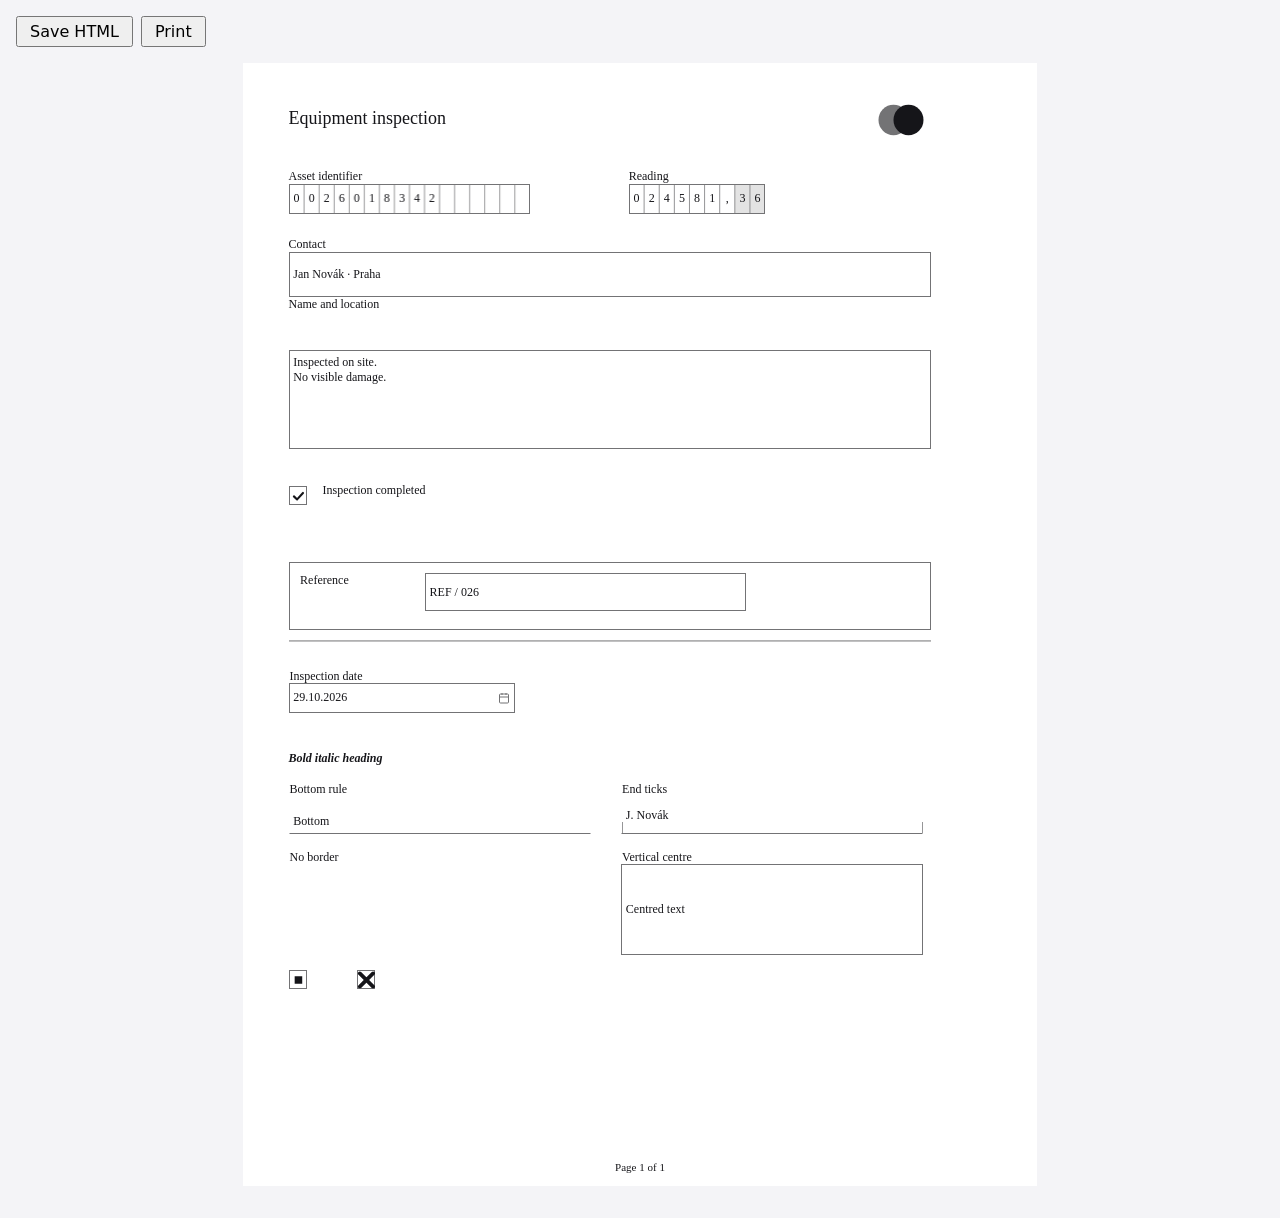
<file: docs/paper-form.html>
<!doctype html><html lang="en"><head><meta charset="utf-8"><meta name="viewport" content="width=device-width,initial-scale=1"><title>Paper form</title><style>*{box-sizing:border-box}body{margin:0;padding:16px;background:#F4F4F7;color:#18181C;font-family:system-ui,sans-serif}nav{display:flex;gap:8px;margin-bottom:16px}button{font:inherit;padding:4px 12px;cursor:pointer}.page{position:relative;margin:0 auto 16px;break-after:page;overflow:visible}.structure{position:absolute;box-sizing:border-box}.structure input,.structure textarea{display:block;width:100%;height:100%;min-width:0;min-height:0;padding:0;border:0;border-radius:0;background:transparent;color:inherit;font:inherit;text-align:inherit;outline:none}.structure:focus-within{outline:1px solid #8C7AE6}.structure textarea{resize:none;line-height:normal}.caption{display:flex;flex-direction:column}.caption label,.caption small{font:inherit;flex:none}.caption input{flex:1;min-height:0}.check{display:flex;align-items:center;gap:8px}.check input{appearance:none;width:var(--indicator);height:var(--indicator);flex:none;border:inherit;background:inherit;position:relative}.check input:checked:after{content:'✓';position:absolute;inset:0;text-align:center;font:inherit;line-height:var(--indicator)}.character-container:focus-within{outline:none}.characters{overflow:visible}.calendar{position:absolute;right:2px;top:50%;transform:translateY(-50%);padding:2px;border:0;background:none;color:inherit;opacity:.6;cursor:pointer;line-height:0}.calendar:hover{opacity:1}@media print{.calendar{display:none}}.structure>.title{position:absolute;left:0;bottom:100%;white-space:nowrap;pointer-events:none}.characters:after{content:'';position:absolute;inset:0;pointer-events:none;border:calc(var(--cell-border)*1px) solid var(--cell-border-color)}.characters canvas{position:absolute;inset:0;width:100%;height:100%;pointer-events:none}.characters input{color:transparent;caret-color:transparent;position:absolute;inset:0;opacity:.01}.error{outline:2px solid #E0685C}.notice{white-space:pre-wrap} @page{size:210mm 297mm;margin:0}@media print{body{padding:0;background:none}nav,.notice{display:none}.page{margin:0;break-after:page}.page:last-of-type{break-after:auto}.structure:focus-within{outline:none}*{print-color-adjust:exact;-webkit-print-color-adjust:exact}}.structure:focus-within:has(input:not([readonly]):not([type=checkbox]),textarea:not([readonly])),.structure:focus-within:has(input:not([readonly]):not([type=checkbox])) .characters{background-color:rgba(220,235,255,1)!important}.structure input::selection,.structure textarea::selection{background:var(--selection);color:var(--selection-text)}.structure input,.structure textarea{margin:0}.check input:disabled{opacity:1}.check input:checked:after{content:none}.check svg{position:absolute;left:0;top:50%;transform:translateY(-50%);width:var(--indicator);height:var(--indicator);pointer-events:none}.check svg path{transform-origin:8px 8px;transform:scale(var(--mark-scale,1));display:none;fill:none;stroke:currentColor;stroke-width:1.8;stroke-linecap:round;stroke-linejoin:round}.check input:checked+svg .checkmark,.check input:indeterminate+svg .dash{display:block}.check.mark-square input:checked+svg .checkmark,.check.mark-cross input:checked+svg .checkmark{display:none}.check.mark-square input:checked+svg .square,.check.mark-cross input:checked+svg .cross{display:block}.check svg path.square{fill:currentColor;stroke:none}@media print{body[data-invalid] .page{display:none}body[data-invalid] .notice{display:block;white-space:pre-wrap;overflow-wrap:anywhere}}</style></head><body><nav><button id="save" type="button">Save HTML</button><button id="print" type="button">Print</button></nav><p class="notice" role="status"></p><section class="page" style="width:210mm;height:297mm;background:rgba(255,255,255,1);color:rgba(21,21,25,1)"><div class="structure label" style="left:12mm;top:12mm;width:130mm;height:8mm;background:rgba(255,255,255,1);color:rgba(21,21,25,1);border:0mm solid #DADAE1;font-size:18px;font-weight:400;font-style:normal;font-family:&#39;Segoe UI&#39;;text-align:left;--selection:rgba(140,122,230,0.45098);--selection-text:rgba(21,21,25,1);" data-id="s0">Equipment inspection</div><div class="structure image" style="left:166mm;top:10mm;width:16mm;height:10mm;background:rgba(255,255,255,1);color:rgba(21,21,25,1);border:0mm solid #DADAE1;font-size:12px;font-weight:400;font-style:normal;font-family:&#39;Segoe UI&#39;;text-align:left;--selection:rgba(140,122,230,0.45098);--selection-text:rgba(21,21,25,1);background:transparent;" data-id="s1"><img alt="Logo" src="[data-uri]" style="display:block;width:100%;height:100%;object-fit:contain"></div><div class="structure characters" style="left:12mm;top:32mm;width:64mm;height:8mm;background:rgba(255,255,255,1);color:rgba(21,21,25,1);border:0.2mm solid rgba(115,115,117,1);font-size:12px;font-weight:400;font-style:normal;font-family:&#39;Segoe UI&#39;;text-align:center;--selection:rgba(140,122,230,0.45098);--selection-text:rgba(21,21,25,1);--cell-border:0.755906;border:0 solid rgba(115,115,117,1);--cell-border-color:rgba(115,115,117,1);" data-id="s2"><canvas data-align="left" data-count="16" data-width="15.11811" data-ranges="[]"></canvas><input aria-label="Asset identifier" name="asset" value="0026018342"><span class="title" aria-hidden="true">Asset identifier</span></div><div class="structure character-container" style="left:90mm;top:32mm;width:48mm;height:8mm;background:rgba(255,255,255,1);color:rgba(21,21,25,1);border:0.2mm solid rgba(115,115,117,1);font-size:12px;font-weight:400;font-style:normal;font-family:&#39;Segoe UI&#39;;text-align:center;--selection:rgba(140,122,230,0.45098);--selection-text:rgba(21,21,25,1);--cell-border:0.755906;border:0 solid rgba(115,115,117,1);--cell-border-color:rgba(115,115,117,1);background:transparent;" data-id="s3"><div class="structure characters" style="position:absolute;top:0;left:12mm;width:36mm;height:100%;background:rgba(255,255,255,1);border:0 solid rgba(115,115,117,1)"><canvas data-align="right" data-count="9" data-width="15.11811" data-ranges="[{&quot;Start&quot;:7,&quot;Length&quot;:2,&quot;Background&quot;:&quot;rgba(227,227,227,1)&quot;,&quot;Foreground&quot;:null}]"></canvas><input aria-label="Reading" name="reading" value="024581,36"></div><span class="title" aria-hidden="true" style="left:12mm">Reading</span></div><div class="structure caption" style="left:12mm;top:46mm;width:170mm;height:20mm;background:rgba(255,255,255,1);color:rgba(21,21,25,1);border:0.2mm solid rgba(115,115,117,1);font-size:12px;font-weight:400;font-style:normal;font-family:&#39;Segoe UI&#39;;text-align:left;--selection:rgba(140,122,230,0.45098);--selection-text:rgba(21,21,25,1);border:0;background:transparent;" data-id="s4"><label>Contact</label><input aria-label="Contact" name="contact" value="Jan Nov&#225;k &#183; Praha" style="background:rgba(255,255,255,1);border:0.2mm solid rgba(115,115,117,1);padding:1mm;"><small>Name and location</small></div><div class="structure line" style="left:12mm;top:152mm;width:170mm;height:2mm;background:rgba(255,255,255,1);color:rgba(21,21,25,1);border:0.3mm solid rgba(115,115,117,1);font-size:12px;font-weight:400;font-style:normal;font-family:&#39;Segoe UI&#39;;text-align:left;--selection:rgba(140,122,230,0.45098);--selection-text:rgba(21,21,25,1);border:0;background:transparent;" data-id="s5"><span style="position:absolute;background:rgba(115,115,117,1);width:100%;height:0.3mm;top:50%;left:0;transform:translateY(-50%)"></span></div><div class="structure date" style="left:12mm;top:164mm;width:60mm;height:8mm;background:rgba(255,255,255,1);color:rgba(21,21,25,1);border:0.2mm solid rgba(115,115,117,1);font-size:12px;font-weight:400;font-style:normal;font-family:&#39;Segoe UI&#39;;text-align:left;--selection:rgba(140,122,230,0.45098);--selection-text:rgba(21,21,25,1);" data-id="s6"><input aria-label="Inspection date" name="date" value="29.10.2026" data-date-format="dd.MM.yyyy" placeholder="dd.MM.yyyy" style="padding:1mm;"><span class="title" aria-hidden="true">Inspection date</span></div><div class="structure multiline" style="left:12mm;top:76mm;width:170mm;height:26mm;background:rgba(255,255,255,1);color:rgba(21,21,25,1);border:0.2mm solid rgba(115,115,117,1);font-size:12px;font-weight:400;font-style:normal;font-family:&#39;Segoe UI&#39;;text-align:left;--selection:rgba(140,122,230,0.45098);--selection-text:rgba(21,21,25,1);" data-id="s7"><textarea aria-label="Inspection notes" name="notes" data-valign="top" data-scroll="false" style="overflow:hidden;padding:1mm;">Inspected on site.
No visible damage.</textarea></div><div class="structure check" style="left:12mm;top:112mm;width:5mm;height:5mm;background:rgba(255,255,255,1);color:rgba(21,21,25,1);border:0.2mm solid rgba(115,115,117,1);font-size:12px;font-weight:400;font-style:normal;font-family:&#39;Segoe UI&#39;;text-align:left;--selection:rgba(140,122,230,0.45098);--selection-text:rgba(21,21,25,1);border:0;background:transparent;--indicator:5mm;--mark-scale:1;" data-id="s8"><input type="checkbox" aria-label="Inspection completed" name="checked" style="background:rgba(255,255,255,1);border:0.2mm solid rgba(115,115,117,1);" checked><svg aria-hidden="true" viewBox="0 0 16 16"><path class="checkmark" d="M4.16 8.32 L6.88 10.88 L11.84 5.44"/><path class="dash" d="M4.48 8 L11.52 8"/><path class="cross" d="M4.8 4.8 L11.2 11.2 M11.2 4.8 L4.8 11.2"/><path class="square" d="M4.8 4.8 H11.2 V11.2 H4.8 Z"/></svg><span></span></div><div class="structure label" style="left:12mm;top:182mm;width:90mm;height:8mm;background:rgba(255,255,255,1);color:rgba(21,21,25,1);border:0mm solid #DADAE1;font-size:12px;font-weight:700;font-style:italic;font-family:&#39;Segoe UI&#39;;text-align:left;--selection:rgba(140,122,230,0.45098);--selection-text:rgba(21,21,25,1);" data-id="s9">Bold italic heading</div><div class="structure text" style="left:12mm;top:194mm;width:80mm;height:10mm;background:rgba(255,255,255,1);color:rgba(21,21,25,1);border:0.2mm solid transparent;border-bottom-color:rgba(115,115,117,1);font-size:12px;font-weight:400;font-style:normal;font-family:&#39;Segoe UI&#39;;text-align:left;--selection:rgba(140,122,230,0.45098);--selection-text:rgba(21,21,25,1);display:flex;flex-direction:column;justify-content:flex-end;" data-id="s10"><input aria-label="Bottom rule" name="underline" value="Bottom" style="padding:1mm;height:auto;flex:none;"><span class="title" aria-hidden="true">Bottom rule</span></div><div class="structure text" style="left:100mm;top:194mm;width:80mm;height:10mm;background:rgba(255,255,255,1);color:rgba(21,21,25,1);border:0.2mm solid transparent;border-bottom-color:rgba(115,115,117,1);background-image:linear-gradient(rgba(115,115,117,1),rgba(115,115,117,1)),linear-gradient(rgba(115,115,117,1),rgba(115,115,117,1));background-size:0.2mm 3mm;background-position:left bottom,right bottom;background-repeat:no-repeat;font-size:12px;font-weight:400;font-style:normal;font-family:&#39;Segoe UI&#39;;text-align:left;--selection:rgba(140,122,230,0.45098);--selection-text:rgba(21,21,25,1);" data-id="s11"><input aria-label="Signature" name="signature" value="J. Nov&#225;k" style="padding:1mm;"><span class="title" aria-hidden="true">End ticks</span></div><div class="structure text" style="left:12mm;top:212mm;width:80mm;height:10mm;background:rgba(255,255,255,1);color:rgba(21,21,25,1);border:0.2mm solid transparent;font-size:12px;font-weight:400;font-style:normal;font-family:&#39;Segoe UI&#39;;text-align:left;--selection:rgba(140,122,230,0.45098);--selection-text:rgba(21,21,25,1);" data-id="s12"><input aria-label="No border" name="plain" value="" style="padding:1mm;"><span class="title" aria-hidden="true">No border</span></div><div class="structure check mark-square" style="left:12mm;top:240mm;width:5mm;height:5mm;background:rgba(255,255,255,1);color:rgba(21,21,25,1);border:0.2mm solid rgba(115,115,117,1);font-size:12px;font-weight:400;font-style:normal;font-family:&#39;Segoe UI&#39;;text-align:left;--selection:rgba(140,122,230,0.45098);--selection-text:rgba(21,21,25,1);border:0;background:transparent;--indicator:5mm;--mark-scale:1;" data-id="s13"><input type="checkbox" aria-label="Square tick" name="tickSquare" style="background:rgba(255,255,255,1);border:0.2mm solid rgba(115,115,117,1);" checked><svg aria-hidden="true" viewBox="0 0 16 16"><path class="checkmark" d="M4.16 8.32 L6.88 10.88 L11.84 5.44"/><path class="dash" d="M4.48 8 L11.52 8"/><path class="cross" d="M4.8 4.8 L11.2 11.2 M11.2 4.8 L4.8 11.2"/><path class="square" d="M4.8 4.8 H11.2 V11.2 H4.8 Z"/></svg><span></span></div><div class="structure check mark-cross" style="left:30mm;top:240mm;width:5mm;height:5mm;background:rgba(255,255,255,1);color:rgba(21,21,25,1);border:0.2mm solid rgba(115,115,117,1);font-size:12px;font-weight:400;font-style:normal;font-family:&#39;Segoe UI&#39;;text-align:left;--selection:rgba(140,122,230,0.45098);--selection-text:rgba(21,21,25,1);border:0;background:transparent;--indicator:5mm;--mark-scale:1.75;" data-id="s14"><input type="checkbox" aria-label="Cross tick" name="tickCross" style="background:rgba(255,255,255,1);border:0.2mm solid rgba(115,115,117,1);" checked><svg aria-hidden="true" viewBox="0 0 16 16"><path class="checkmark" d="M4.16 8.32 L6.88 10.88 L11.84 5.44"/><path class="dash" d="M4.48 8 L11.52 8"/><path class="cross" d="M4.8 4.8 L11.2 11.2 M11.2 4.8 L4.8 11.2"/><path class="square" d="M4.8 4.8 H11.2 V11.2 H4.8 Z"/></svg><span></span></div><div class="structure multiline" style="left:100mm;top:212mm;width:80mm;height:24mm;background:rgba(255,255,255,1);color:rgba(21,21,25,1);border:0.2mm solid rgba(115,115,117,1);font-size:12px;font-weight:400;font-style:normal;font-family:&#39;Segoe UI&#39;;text-align:left;--selection:rgba(140,122,230,0.45098);--selection-text:rgba(21,21,25,1);" data-id="s15"><textarea aria-label="Centred" name="tall" data-valign="center" data-scroll="false" style="overflow:hidden;padding:1mm;">Centred text</textarea><span class="title" aria-hidden="true">Vertical centre</span></div><div class="structure label" style="left:21mm;top:111mm;width:125mm;height:7mm;background:rgba(255,255,255,1);color:rgba(21,21,25,1);border:0mm solid #DADAE1;font-size:12px;font-weight:400;font-style:normal;font-family:&#39;Segoe UI&#39;;text-align:left;--selection:rgba(140,122,230,0.45098);--selection-text:rgba(21,21,25,1);" data-id="s16">Inspection completed</div><div class="structure group" style="left:12mm;top:132mm;width:170mm;height:18mm;background:rgba(255,255,255,1);color:rgba(21,21,25,1);border:0.2mm solid rgba(115,115,117,1);font-size:12px;font-weight:400;font-style:normal;font-family:&#39;Segoe UI&#39;;text-align:left;--selection:rgba(140,122,230,0.45098);--selection-text:rgba(21,21,25,1);" data-id="s17"><div class="structure label" style="left:2.8mm;top:2.8mm;width:30mm;height:10mm;background:rgba(255,255,255,1);color:rgba(21,21,25,1);border:0mm solid #DADAE1;font-size:12px;font-weight:400;font-style:normal;font-family:&#39;Segoe UI&#39;;text-align:left;--selection:rgba(140,122,230,0.45098);--selection-text:rgba(21,21,25,1);" data-id="s18">Reference</div><div class="structure text" style="left:35.8mm;top:2.8mm;width:85mm;height:10mm;background:rgba(255,255,255,1);color:rgba(21,21,25,1);border:0.2mm solid rgba(115,115,117,1);font-size:12px;font-weight:400;font-style:normal;font-family:&#39;Segoe UI&#39;;text-align:left;--selection:rgba(140,122,230,0.45098);--selection-text:rgba(21,21,25,1);" data-id="s19"><input aria-label="Reference" name="reference" value="REF / 026" style="padding:1mm;"></div></div><footer style="position:absolute;display:flex;align-items:center;bottom:0;left:10mm;right:10mm;justify-content:center;height:10mm;font-size:11px;font-family:'Segoe UI'">Page 1 of 1</footer></section><script>(()=>{
  const segmenter=new Intl.Segmenter(undefined,{granularity:'grapheme'}), parts=s=>[...segmenter.segment(s)];
  document.querySelectorAll('input[type=checkbox][data-mixed=true]').forEach(input=>input.indeterminate=true);
  const drawAll=[],gridDraw=new WeakMap(),dirtyDraw=new Set();let redrawFrame=0;
  const schedule=draw=>{if(!draw)return;dirtyDraw.add(draw);if(!redrawFrame)redrawFrame=requestAnimationFrame(()=>{redrawFrame=0;const pending=[...dirtyDraw];dirtyDraw.clear();pending.forEach(draw=>draw());});};
  const redrawAll=()=>drawAll.forEach(schedule);
  function validDate(input){
    const format=input.dataset.dateFormat;if(!format||!input.value)return true;
    const tokens=format.match(/yyyy|MM|M|dd|d/g),escape=s=>s.replace(/[.*+?^${}()|[\]\\]/g,'\\$&');
    let pattern='',at=0;for(const match of format.matchAll(/yyyy|MM|M|dd|d/g)){pattern+=escape(format.slice(at,match.index))+(match[0]==='yyyy'?'(\\d{4})':match[0].length===2?'(\\d{2})':'(\\d{1,2})');at=match.index+match[0].length;}pattern+=escape(format.slice(at));
    const match=input.value.match(new RegExp('^'+pattern+'$'));if(!match)return false;
    const parts=Object.fromEntries(tokens.map((t,i)=>[t[0],+match[i+1]])),date=new Date(0);date.setUTCFullYear(parts.y,parts.M-1,parts.d);
    return parts.y>=1&&parts.y<=9999&&date.getUTCFullYear()===parts.y&&date.getUTCMonth()===parts.M-1&&date.getUTCDate()===parts.d;
  }
  document.querySelectorAll('[data-date-format]').forEach(input=>input.addEventListener('input',()=>{const bad=!validDate(input);input.closest('.structure').classList.toggle('error',bad);input.setAttribute('aria-invalid',String(bad));}));
  // a calendar button opens the browser's date picker and writes the day in the field's own format; it never prints
  document.querySelectorAll('[data-date-format]').forEach(input=>{
    if(input.readOnly)return;
    input.parentElement.querySelectorAll('.calendar,.calendar-picker').forEach(old=>old.remove());  // a saved and reopened page builds them again
    const picker=document.createElement('input'),button=document.createElement('button'),f=input.dataset.dateFormat;
    picker.type='date';picker.className='calendar-picker';picker.tabIndex=-1;picker.setAttribute('aria-hidden','true');picker.style.cssText='position:absolute;right:0;bottom:0;width:1px;height:1px;opacity:0;border:0;padding:0';
    button.type='button';button.className='calendar';button.tabIndex=-1;button.setAttribute('aria-label',"Calendar");button.innerHTML='<svg viewBox="0 0 24 24" width="12" height="12" fill="none" stroke="currentColor" stroke-width="2"><rect x="3" y="4" width="18" height="18" rx="2"/><path d="M16 2v4M8 2v4M3 10h18"/></svg>';
    button.onclick=()=>{try{picker.showPicker();}catch{picker.focus();picker.click();}};
    picker.onchange=()=>{const [y,m,d]=picker.value.split('-');if(!y)return;input.value=f.replace(/yyyy|MM|M|dd|d/g,t=>t==='yyyy'?y:t==='MM'?m:t==='M'?String(+m):t==='dd'?d:String(+d));input.dispatchEvent(new Event('input',{bubbles:true}));input.focus();};
    input.parentElement.append(picker,button);
  });
  document.querySelectorAll('.characters').forEach(field=>{
    const input=field.querySelector('input'),canvas=field.querySelector('canvas'),ctx=canvas.getContext('2d'),count=+canvas.dataset.count,pitch=+canvas.dataset.width,ranges=JSON.parse(canvas.dataset.ranges),align=canvas.dataset.align||'left';
    const shiftOf=n=>n>=count?0:align==='right'?count-n:align==='center'?Math.floor((count-n)/2):0;
    const offset=0;let drag=false,anchor=0,composing=false,composition;
    const accepts=(value,old=input.value)=>!/[\r\n\t]/.test(value)&&(parts(value).length<=count||parts(value).length<=parts(old).length);
    const replacement=text=>input.value.slice(0,input.selectionStart)+text+input.value.slice(input.selectionEnd);
    input.addEventListener('beforeinput',event=>{if(!composing&&!event.isComposing&&event.inputType.startsWith('insert')&&event.data!=null&&!accepts(replacement(event.data)))event.preventDefault();});
    input.addEventListener('paste',event=>{const text=event.clipboardData?.getData('text/plain');if(text!=null&&!accepts(replacement(text)))event.preventDefault();});
    input.addEventListener('compositionstart',()=>{composing=true;composition=[input.value,input.selectionStart,input.selectionEnd];});
    input.addEventListener('compositionend',()=>{composing=false;if(composition&&!accepts(input.value,composition[0])){input.value=composition[0];input.setSelectionRange(composition[1],composition[2]);}composition=null;schedule(draw);});
    function draw(){
      const style=getComputedStyle(field),w=field.clientWidth,h=field.clientHeight,dpr=devicePixelRatio||1;
      const width=Math.round(w*dpr),height=Math.round(h*dpr);if(canvas.width!==width)canvas.width=width;if(canvas.height!==height)canvas.height=height;
      ctx.setTransform(dpr,0,0,dpr,0,0);ctx.clearRect(0,0,w,h);
      ctx.font=style.font;ctx.textBaseline='middle';
      const chars=parts(input.value),at=index=>chars.filter(c=>c.index<index).length,start=at(Math.min(input.selectionStart,input.selectionEnd)),end=at(Math.max(input.selectionStart,input.selectionEnd)),caret=at(input.selectionDirection==='backward'?input.selectionStart:input.selectionEnd),focused=document.activeElement===input;
      const shift=shiftOf(chars.length),inset=caret+shift>=count?0:Math.max(0,pitch-ctx.measureText(chars[caret]?.segment??'0').width)*(style.textAlign==='left'?0:style.textAlign==='right'?1:.5),caretX=(caret+shift)*pitch+inset;
      
      for(let i=0;i<Math.max(count,chars.length);i++){
        const g=i-shift,x=i*pitch-offset,r=ranges.filter(r=>i>=r.Start&&i-r.Start<r.Length),bg=r.filter(r=>r.Background).at(-1)?.Background,fg=r.filter(r=>r.Foreground).at(-1)?.Foreground;
        if(bg){ctx.fillStyle=bg;ctx.fillRect(x,0,pitch,h);}
        if(focused&&g>=start&&g<end){ctx.fillStyle=style.getPropertyValue('--selection');ctx.fillRect(x,0,pitch,h);}
        ctx.strokeStyle=style.borderColor;ctx.lineWidth=parseFloat(style.getPropertyValue('--cell-border'));if(i>0&&ctx.lineWidth>0){ctx.beginPath();ctx.moveTo(x,0);ctx.lineTo(x,h);ctx.stroke();}
        ctx.fillStyle=focused&&g>=start&&g<end?style.getPropertyValue('--selection-text'):fg||style.color;ctx.textAlign=style.textAlign==='left'?'left':style.textAlign==='right'?'right':'center';
        if(chars[g])ctx.fillText(chars[g].segment,x+(ctx.textAlign==='left'?0:ctx.textAlign==='right'?pitch:pitch/2),h/2);
      }
      if(focused&&start===end){ctx.fillStyle=style.color;ctx.fillRect(Math.min(w-1,caretX-offset),0,1,h);}
      const bad=chars.length>count||/[\r\n\t]/.test(input.value);field.classList.toggle('error',bad);input.setAttribute('aria-invalid',String(bad));
    }
    function hit(e){
      const rect=field.getBoundingClientRect(),style=getComputedStyle(field),x=(e.clientX-rect.left)*field.offsetWidth/rect.width+offset,chars=parts(input.value);
      let best=0,distance=Infinity;const shift=shiftOf(chars.length);
      for(let i=0;i<=chars.length;i++){const inset=i+shift>=count?0:Math.max(0,pitch-ctx.measureText(chars[i]?.segment??'0').width)*(style.textAlign==='left'?0:style.textAlign==='right'?1:.5),d=Math.abs(x-(i+shift)*pitch-inset);if(d<distance){best=i;distance=d;}}
      return chars[best]?.index??input.value.length;
    }
    input.addEventListener('pointerdown',e=>{e.preventDefault();input.focus();anchor=e.shiftKey?input.selectionStart:hit(e);input.setSelectionRange(anchor,hit(e));drag=true;input.setPointerCapture(e.pointerId);schedule(draw);});
    input.addEventListener('pointermove',e=>{if(drag){const end=hit(e);input.setSelectionRange(Math.min(anchor,end),Math.max(anchor,end),end<anchor?'backward':'forward');schedule(draw);}});
    input.addEventListener('pointerup',()=>{drag=false;});input.addEventListener('lostpointercapture',()=>{drag=false;});
    ['input','select','keyup','focus','blur','compositionupdate','compositionend'].forEach(event=>input.addEventListener(event,()=>schedule(draw)));gridDraw.set(input,draw);drawAll.push(draw);draw();
  });
  // textareas cannot centre their own text: grow the padding by the free space, keeping the box and the value
  const valign=input=>{const mode=input.dataset.valign;if(mode==='top')return;const css=getComputedStyle(input);input.style.paddingTop=input.style.paddingBottom='';const base=parseFloat(css.paddingTop),free=input.clientHeight-(()=>{const h=input.style.height;input.style.height='0';const used=input.scrollHeight-base-parseFloat(css.paddingBottom);input.style.height=h;return used;})()-base;if(free>0)input.style.paddingTop=(base+(mode==='bottom'?free:free/2))+'px';};
  document.querySelectorAll('textarea[data-valign]').forEach(input=>{input.addEventListener('input',()=>valign(input));addEventListener('load',()=>valign(input));valign(input);});
  let selectedGrid;
  document.addEventListener('selectionchange',()=>{const draw=gridDraw.get(document.activeElement);schedule(selectedGrid);schedule(draw);selectedGrid=draw;});
  window.addEventListener('resize',redrawAll);(function watch(){const q=matchMedia('(resolution: '+(devicePixelRatio||1)+'dppx)');q.addEventListener('change',()=>{redrawAll();watch();},{once:true});})();document.fonts.ready.then(redrawAll);
  const themeChanges=new MutationObserver(redrawAll);[document.documentElement,document.body].forEach(root=>themeChanges.observe(root,{attributes:true,attributeFilter:['class','style']}));
  document.querySelectorAll('textarea[data-scroll=false]').forEach(input=>{
    const fits=value=>{
      const clone=input.cloneNode(false),style=getComputedStyle(input);clone.value=value;
      Object.assign(clone.style,{position:'fixed',left:'-100000px',top:'0',visibility:'hidden',font:style.font,border:'0',resize:'none',minWidth:'0',minHeight:'0',width:input.offsetWidth+'px',height:input.offsetHeight+'px'});
      document.body.append(clone);const size={width:clone.scrollWidth,height:clone.scrollHeight,fits:clone.scrollWidth<=clone.clientWidth+1&&clone.scrollHeight<=clone.clientHeight+1};clone.remove();return size;
    };
    const accepts=(next,old=input.value)=>{const after=fits(next),before=fits(old);return after.fits||next.length<=old.length&&after.height<=before.height&&after.width<=before.width;};
    const replace=text=>input.value.slice(0,input.selectionStart)+text+input.value.slice(input.selectionEnd);
    let composing=false,composition;
    input.addEventListener('beforeinput',event=>{if(!composing&&!event.isComposing&&event.inputType.startsWith('insert')){const text=event.data??(event.inputType==='insertLineBreak'||event.inputType==='insertParagraph'?'\n':null);if(text!=null&&!accepts(replace(text)))event.preventDefault();}});
    input.addEventListener('paste',event=>{const text=event.clipboardData?.getData('text/plain');if(text!=null&&!accepts(replace(text)))event.preventDefault();});
    input.addEventListener('compositionstart',()=>{composing=true;composition=[input.value,input.selectionStart,input.selectionEnd];});
    input.addEventListener('compositionend',()=>{composing=false;if(composition&&!accepts(input.value,composition[0])){input.value=composition[0];input.setSelectionRange(composition[1],composition[2]);}composition=null;});
  });
  const validate=()=>{drawAll.forEach(draw=>draw());document.querySelectorAll('.structure:not(.characters) > input:not([type=checkbox]):not(.calendar-picker),.structure > textarea').forEach(input=>input.closest('.structure').classList.toggle('error',input.scrollWidth>input.clientWidth+1||input.scrollHeight>input.clientHeight+1||!validDate(input)));return !document.querySelector('.error');};
  document.querySelector('#save').onclick=()=>{
    document.querySelectorAll('input').forEach(input=>{input.setAttribute('value',input.value);if(input.type==='checkbox'){input.toggleAttribute('checked',input.checked);input.setAttribute('data-mixed',String(input.indeterminate));}});document.querySelectorAll('textarea').forEach(input=>input.textContent=input.value);
    const url=URL.createObjectURL(new Blob(['<!doctype html>\n'+document.documentElement.outerHTML],{type:'text/html;charset=utf-8'})),a=document.createElement('a');a.href=url;a.download='paper-form.html';a.click();setTimeout(()=>URL.revokeObjectURL(url),1000);
  };
  document.querySelector('#print').onclick=()=>{if(validate())window.print();else document.querySelector('.notice').textContent="Some values exceed their field bounds. Correct the highlighted fields before printing.";};
  let previousFocus;
  window.addEventListener('beforeprint',()=>{
    previousFocus=document.activeElement;previousFocus?.blur();const valid=validate();document.body.toggleAttribute('data-invalid',!valid);
    if(!valid)document.querySelector('.notice').textContent="Some values exceed their field bounds. Correct the highlighted fields before printing."+'\n'+[...document.querySelectorAll('.error input,.error textarea')].map(input=>(input.getAttribute('aria-label')||input.name)+': '+input.value).join('\n');
  });
  window.addEventListener('afterprint',()=>{document.body.removeAttribute('data-invalid');previousFocus?.focus({preventScroll:true});});
})();</script></body></html>
</file>
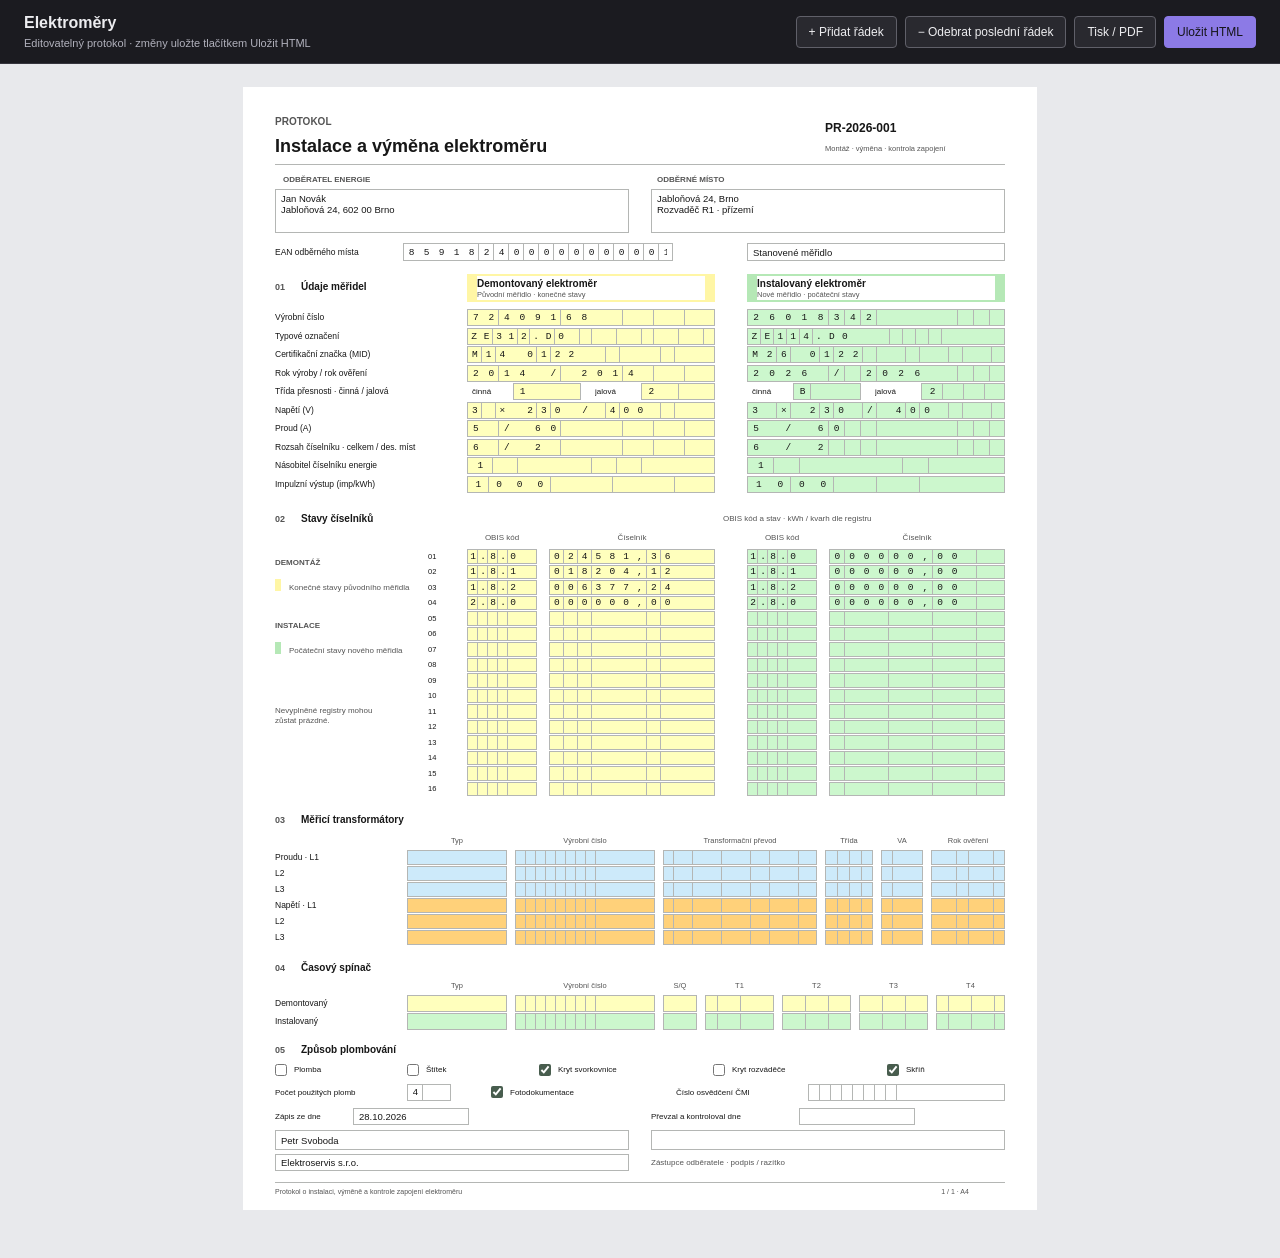
<file: docs/issue-references/character-grid-field/reference.html>
<!doctype html><html lang="cs"><head><meta charset="utf-8"><meta name="viewport" content="width=device-width,initial-scale=1"><title>PR-2026-001 · V&#253;měna elektroměru &#183; Brno</title><style>*{box-sizing:border-box}body{margin:0;background:#e8e9ec;color:#24332d;font-family:Arial,sans-serif}.tools{position:sticky;top:0;z-index:5;background:#1b1b20;color:#ededf0;padding:14px 24px;display:flex;align-items:center;flex-wrap:wrap;gap:12px;box-shadow:0 1px 0 #35353d}.tools strong{font-size:16px}.tools span{display:block;font-size:11px;color:#b1b1bc;margin-top:5px}.tools nav{margin-left:auto;display:flex;gap:8px;flex-wrap:wrap}.tools button{font:12px Arial;padding:8px 12px;border:1px solid #606069;border-radius:4px;background:#29292f;color:#ededf0;cursor:pointer}.tools button:last-child{background:#8c7ae6;color:#151519;border-color:#8c7ae6}.tools button:disabled{opacity:.4;cursor:default}#message{flex-basis:100%;margin:0;color:#cec5f5;font-size:12px}#message:empty{display:none}main{padding:24px;min-width:842px}.paper{width:794px;height:1123px;position:relative;margin:0 auto 24px;background:#fff;overflow:hidden}.item{position:absolute;min-width:0;margin:0;border:0;border-radius:0;line-height:1.2;font-family:Arial,sans-serif}.label{display:flex;align-items:center;white-space:pre-wrap;overflow:hidden;pointer-events:none}.entry{padding:0 5px;outline:none}.multiline{padding:3px 5px;resize:none;overflow:hidden;outline:none}.entry:hover,.multiline:hover{outline:1px solid #a095cc}.entry:focus,.multiline:focus{outline:2px solid #8c7ae6;z-index:2}.tick{appearance:auto;accent-color:#485d4e;cursor:pointer}.paper input:focus{background-color:#fff!important} @page{size:A4 portrait;margin:0}@media print{html,body{margin:0;padding:0;background:white;-webkit-print-color-adjust:exact;print-color-adjust:exact}.tools{display:none}main{padding:0;min-width:0}.paper{margin:0;width:210mm;height:297mm;break-after:page;page-break-after:always}.paper:last-child{break-after:auto;page-break-after:auto}.entry,.multiline{outline:none!important}.item{-webkit-print-color-adjust:exact;print-color-adjust:exact}}</style></head><body><header class="tools"><div><strong>Elektroměry</strong><span>Editovatelný protokol · změny uložte tlačítkem Uložit HTML</span></div><nav><button type="button" id="add">+ Přidat řádek</button><button type="button" id="remove">− Odebrat poslední řádek</button><button type="button" id="print">Tisk / PDF</button><button type="button" id="save">Uložit HTML</button></nav><p id="message" role="status" aria-live="polite"></p></header><main><section class="paper" data-page="0" aria-label="Strana 1"><div class="item label" style="left:32px;top:26px;width:430px;height:17px;background:#ffffff;color:#555555;font-size:10px;font-weight:700;">PROTOKOL</div><div class="item label" style="left:32px;top:47px;width:520px;height:25px;background:#ffffff;color:#171717;font-size:18px;font-weight:700;">Instalace a v&#253;měna elektroměru</div><div class="item label" style="left:582px;top:30px;width:180px;height:22px;background:#ffffff;color:#171717;font-size:12px;font-weight:700;">PR-2026-001</div><div class="item label" style="left:582px;top:53px;width:180px;height:17px;background:#ffffff;color:#555555;font-size:7.5px;">Mont&#225;ž &#183; v&#253;měna &#183; kontrola zapojen&#237;</div><div class="item label" style="left:32px;top:77px;width:730px;height:1px;background:#b4b6b4;color:#24332d;font-size:9px;"></div><div class="item label" style="left:40px;top:85px;width:330px;height:15px;background:#ffffff;color:#555555;font-size:8px;font-weight:700;">ODBĚRATEL ENERGIE</div><div class="item label" style="left:414px;top:85px;width:330px;height:15px;background:#ffffff;color:#555555;font-size:8px;font-weight:700;">ODBĚRN&#201; M&#205;STO</div><textarea class="item multiline" data-key="customer" aria-label="Odběratel energie" maxlength="2000" style="left:32px;top:102px;width:354px;height:44px;background:#ffffff;color:#171717;font-size:9.5px;border:.5px solid #b4b6b4;">Jan Nov&#225;k
Jabloňov&#225; 24, 602 00 Brno</textarea><textarea class="item multiline" data-key="site" aria-label="Odběrn&#233; m&#237;sto" maxlength="2000" style="left:408px;top:102px;width:354px;height:44px;background:#ffffff;color:#171717;font-size:9.5px;border:.5px solid #b4b6b4;">Jabloňov&#225; 24, Brno
Rozvaděč R1 &#183; př&#237;zem&#237;</textarea><div class="item label" style="left:32px;top:156px;width:128px;height:18px;background:#ffffff;color:#171717;font-size:8.5px;">EAN odběrn&#233;ho m&#237;sta</div><input class="item entry" type="text" data-key="ean" aria-label="EAN odběrn&#233;ho m&#237;sta" value="859182400000000001" maxlength="18" style="left:160px;top:156px;width:270px;height:18px;background:#ffffff;color:#171717;font-size:9.5px;border:.5px solid #b4b6b4;font-family:Consolas,'Courier New',monospace;letter-spacing:calc(15px - .6em);padding-left:calc((15px - .6em)/2);background-image:repeating-linear-gradient(90deg,transparent 0,transparent 14.5px,#b4b6b4 14.5px,#b4b6b4 15px);" spellcheck="false"><input class="item entry" type="text" data-key="meterKind" aria-label="Druh měřidla" value="Stanoven&#233; měřidlo" maxlength="2000" style="left:504px;top:156px;width:258px;height:18px;background:#ffffff;color:#171717;font-size:9.5px;border:.5px solid #b4b6b4;" spellcheck="false"><div class="item label" style="left:32px;top:191px;width:24px;height:18px;background:#ffffff;color:#555555;font-size:9px;font-weight:700;">01</div><div class="item label" style="left:58px;top:191px;width:155px;height:18px;background:#ffffff;color:#171717;font-size:10px;font-weight:700;">&#218;daje měřidel</div><div class="item label" style="left:224px;top:187px;width:248px;height:28px;background:#fff6a5;color:#24332d;font-size:9px;"></div><div class="item label" style="left:234px;top:189px;width:228px;height:15px;background:#ffffff;color:#171717;font-size:10px;font-weight:700;">Demontovan&#253; elektroměr</div><div class="item label" style="left:234px;top:202px;width:228px;height:11px;background:#ffffff;color:#555555;font-size:7.5px;">Původn&#237; měřidlo &#183; konečn&#233; stavy</div><div class="item label" style="left:504px;top:187px;width:258px;height:28px;background:#b5e8b6;color:#24332d;font-size:9px;"></div><div class="item label" style="left:514px;top:189px;width:238px;height:15px;background:#ffffff;color:#171717;font-size:10px;font-weight:700;">Instalovan&#253; elektroměr</div><div class="item label" style="left:514px;top:202px;width:238px;height:11px;background:#ffffff;color:#555555;font-size:7.5px;">Nov&#233; měřidlo &#183; poč&#225;tečn&#237; stavy</div><div class="item label" style="left:32px;top:222px;width:186px;height:17px;background:#ffffff;color:#171717;font-size:8.5px;">V&#253;robn&#237; č&#237;slo</div><input class="item entry" type="text" data-key="removed.serial" aria-label="V&#253;robn&#237; č&#237;slo – demontovan&#253;" value="72409168" maxlength="16" style="left:224px;top:222px;width:248px;height:17px;background:#ffffbd;color:#171717;font-size:9.5px;border:.5px solid #b4b6b4;font-family:Consolas,'Courier New',monospace;letter-spacing:calc(15.5px - .6em);padding-left:calc((15.5px - .6em)/2);background-image:repeating-linear-gradient(90deg,transparent 0,transparent 15px,#b4b6b4 15px,#b4b6b4 15.5px);" spellcheck="false"><input class="item entry" type="text" data-key="installed.serial" aria-label="V&#253;robn&#237; č&#237;slo – instalovan&#253;" value="26018342" maxlength="16" style="left:504px;top:222px;width:258px;height:17px;background:#ccf7cd;color:#171717;font-size:9.5px;border:.5px solid #b4b6b4;font-family:Consolas,'Courier New',monospace;letter-spacing:calc(16.125px - .6em);padding-left:calc((16.125px - .6em)/2);background-image:repeating-linear-gradient(90deg,transparent 0,transparent 15.625px,#b4b6b4 15.625px,#b4b6b4 16.125px);" spellcheck="false"><div class="item label" style="left:32px;top:240.5px;width:186px;height:17px;background:#ffffff;color:#171717;font-size:8.5px;">Typov&#233; označen&#237;</div><input class="item entry" type="text" data-key="removed.type" aria-label="Typov&#233; označen&#237; – demontovan&#253;" value="ZE312.D0" maxlength="20" style="left:224px;top:240.5px;width:248px;height:17px;background:#ffffbd;color:#171717;font-size:9.5px;border:.5px solid #b4b6b4;font-family:Consolas,'Courier New',monospace;letter-spacing:calc(12.4px - .6em);padding-left:calc((12.4px - .6em)/2);background-image:repeating-linear-gradient(90deg,transparent 0,transparent 11.9px,#b4b6b4 11.9px,#b4b6b4 12.4px);" spellcheck="false"><input class="item entry" type="text" data-key="installed.type" aria-label="Typov&#233; označen&#237; – instalovan&#253;" value="ZE114.D0" maxlength="20" style="left:504px;top:240.5px;width:258px;height:17px;background:#ccf7cd;color:#171717;font-size:9.5px;border:.5px solid #b4b6b4;font-family:Consolas,'Courier New',monospace;letter-spacing:calc(12.9px - .6em);padding-left:calc((12.9px - .6em)/2);background-image:repeating-linear-gradient(90deg,transparent 0,transparent 12.4px,#b4b6b4 12.4px,#b4b6b4 12.9px);" spellcheck="false"><div class="item label" style="left:32px;top:259px;width:186px;height:17px;background:#ffffff;color:#171717;font-size:8.5px;">Certifikačn&#237; značka (MID)</div><input class="item entry" type="text" data-key="removed.mid" aria-label="Certifikačn&#237; značka (MID) – demontovan&#253;" value="M14 0122" maxlength="18" style="left:224px;top:259px;width:248px;height:17px;background:#ffffbd;color:#171717;font-size:9.5px;border:.5px solid #b4b6b4;font-family:Consolas,'Courier New',monospace;letter-spacing:calc(13.778px - .6em);padding-left:calc((13.778px - .6em)/2);background-image:repeating-linear-gradient(90deg,transparent 0,transparent 13.278px,#b4b6b4 13.278px,#b4b6b4 13.778px);" spellcheck="false"><input class="item entry" type="text" data-key="installed.mid" aria-label="Certifikačn&#237; značka (MID) – instalovan&#253;" value="M26 0122" maxlength="18" style="left:504px;top:259px;width:258px;height:17px;background:#ccf7cd;color:#171717;font-size:9.5px;border:.5px solid #b4b6b4;font-family:Consolas,'Courier New',monospace;letter-spacing:calc(14.333px - .6em);padding-left:calc((14.333px - .6em)/2);background-image:repeating-linear-gradient(90deg,transparent 0,transparent 13.833px,#b4b6b4 13.833px,#b4b6b4 14.333px);" spellcheck="false"><div class="item label" style="left:32px;top:277.5px;width:186px;height:17px;background:#ffffff;color:#171717;font-size:8.5px;">Rok v&#253;roby / rok ověřen&#237;</div><input class="item entry" type="text" data-key="removed.year" aria-label="Rok v&#253;roby / rok ověřen&#237; – demontovan&#253;" value="2014 / 2014" maxlength="16" style="left:224px;top:277.5px;width:248px;height:17px;background:#ffffbd;color:#171717;font-size:9.5px;border:.5px solid #b4b6b4;font-family:Consolas,'Courier New',monospace;letter-spacing:calc(15.5px - .6em);padding-left:calc((15.5px - .6em)/2);background-image:repeating-linear-gradient(90deg,transparent 0,transparent 15px,#b4b6b4 15px,#b4b6b4 15.5px);" spellcheck="false"><input class="item entry" type="text" data-key="installed.year" aria-label="Rok v&#253;roby / rok ověřen&#237; – instalovan&#253;" value="2026 / 2026" maxlength="16" style="left:504px;top:277.5px;width:258px;height:17px;background:#ccf7cd;color:#171717;font-size:9.5px;border:.5px solid #b4b6b4;font-family:Consolas,'Courier New',monospace;letter-spacing:calc(16.125px - .6em);padding-left:calc((16.125px - .6em)/2);background-image:repeating-linear-gradient(90deg,transparent 0,transparent 15.625px,#b4b6b4 15.625px,#b4b6b4 16.125px);" spellcheck="false"><div class="item label" style="left:32px;top:296px;width:186px;height:17px;background:#ffffff;color:#171717;font-size:8.5px;">Tř&#237;da přesnosti &#183; činn&#225; / jalov&#225;</div><div class="item label" style="left:229px;top:296px;width:40px;height:17px;background:#ffffff;color:#171717;font-size:8px;">činn&#225;</div><input class="item entry" type="text" data-key="removed.activeClass" aria-label="Tř&#237;da činn&#233; energie – demontovan&#253;" value="1" maxlength="4" style="left:270px;top:296px;width:68px;height:17px;background:#ffffbd;color:#171717;font-size:9.5px;border:.5px solid #b4b6b4;font-family:Consolas,'Courier New',monospace;letter-spacing:calc(17px - .6em);padding-left:calc((17px - .6em)/2);background-image:repeating-linear-gradient(90deg,transparent 0,transparent 16.5px,#b4b6b4 16.5px,#b4b6b4 17px);" spellcheck="false"><div class="item label" style="left:352px;top:296px;width:45px;height:17px;background:#ffffff;color:#171717;font-size:8px;">jalov&#225;</div><input class="item entry" type="text" data-key="removed.reactiveClass" aria-label="Tř&#237;da jalov&#233; energie" value="2" maxlength="4" style="left:398px;top:296px;width:74px;height:17px;background:#ffffbd;color:#171717;font-size:9.5px;border:.5px solid #b4b6b4;font-family:Consolas,'Courier New',monospace;letter-spacing:calc(18.5px - .6em);padding-left:calc((18.5px - .6em)/2);background-image:repeating-linear-gradient(90deg,transparent 0,transparent 18px,#b4b6b4 18px,#b4b6b4 18.5px);" spellcheck="false"><div class="item label" style="left:509px;top:296px;width:40px;height:17px;background:#ffffff;color:#171717;font-size:8px;">činn&#225;</div><input class="item entry" type="text" data-key="installed.activeClass" aria-label="Tř&#237;da činn&#233; energie – instalovan&#253;" value="B" maxlength="4" style="left:550px;top:296px;width:68px;height:17px;background:#ccf7cd;color:#171717;font-size:9.5px;border:.5px solid #b4b6b4;font-family:Consolas,'Courier New',monospace;letter-spacing:calc(17px - .6em);padding-left:calc((17px - .6em)/2);background-image:repeating-linear-gradient(90deg,transparent 0,transparent 16.5px,#b4b6b4 16.5px,#b4b6b4 17px);" spellcheck="false"><div class="item label" style="left:632px;top:296px;width:45px;height:17px;background:#ffffff;color:#171717;font-size:8px;">jalov&#225;</div><input class="item entry" type="text" data-key="installed.reactiveClass" aria-label="Tř&#237;da jalov&#233; energie" value="2" maxlength="4" style="left:678px;top:296px;width:84px;height:17px;background:#ccf7cd;color:#171717;font-size:9.5px;border:.5px solid #b4b6b4;font-family:Consolas,'Courier New',monospace;letter-spacing:calc(21px - .6em);padding-left:calc((21px - .6em)/2);background-image:repeating-linear-gradient(90deg,transparent 0,transparent 20.5px,#b4b6b4 20.5px,#b4b6b4 21px);" spellcheck="false"><div class="item label" style="left:32px;top:314.5px;width:186px;height:17px;background:#ffffff;color:#171717;font-size:8.5px;">Napět&#237; (V)</div><input class="item entry" type="text" data-key="removed.voltage" aria-label="Napět&#237; (V) – demontovan&#253;" value="3 &#215; 230 / 400" maxlength="18" style="left:224px;top:314.5px;width:248px;height:17px;background:#ffffbd;color:#171717;font-size:9.5px;border:.5px solid #b4b6b4;font-family:Consolas,'Courier New',monospace;letter-spacing:calc(13.778px - .6em);padding-left:calc((13.778px - .6em)/2);background-image:repeating-linear-gradient(90deg,transparent 0,transparent 13.278px,#b4b6b4 13.278px,#b4b6b4 13.778px);" spellcheck="false"><input class="item entry" type="text" data-key="installed.voltage" aria-label="Napět&#237; (V) – instalovan&#253;" value="3 &#215; 230 / 400" maxlength="18" style="left:504px;top:314.5px;width:258px;height:17px;background:#ccf7cd;color:#171717;font-size:9.5px;border:.5px solid #b4b6b4;font-family:Consolas,'Courier New',monospace;letter-spacing:calc(14.333px - .6em);padding-left:calc((14.333px - .6em)/2);background-image:repeating-linear-gradient(90deg,transparent 0,transparent 13.833px,#b4b6b4 13.833px,#b4b6b4 14.333px);" spellcheck="false"><div class="item label" style="left:32px;top:333px;width:186px;height:17px;background:#ffffff;color:#171717;font-size:8.5px;">Proud (A)</div><input class="item entry" type="text" data-key="removed.current" aria-label="Proud (A) – demontovan&#253;" value="5 / 60" maxlength="16" style="left:224px;top:333px;width:248px;height:17px;background:#ffffbd;color:#171717;font-size:9.5px;border:.5px solid #b4b6b4;font-family:Consolas,'Courier New',monospace;letter-spacing:calc(15.5px - .6em);padding-left:calc((15.5px - .6em)/2);background-image:repeating-linear-gradient(90deg,transparent 0,transparent 15px,#b4b6b4 15px,#b4b6b4 15.5px);" spellcheck="false"><input class="item entry" type="text" data-key="installed.current" aria-label="Proud (A) – instalovan&#253;" value="5 / 60" maxlength="16" style="left:504px;top:333px;width:258px;height:17px;background:#ccf7cd;color:#171717;font-size:9.5px;border:.5px solid #b4b6b4;font-family:Consolas,'Courier New',monospace;letter-spacing:calc(16.125px - .6em);padding-left:calc((16.125px - .6em)/2);background-image:repeating-linear-gradient(90deg,transparent 0,transparent 15.625px,#b4b6b4 15.625px,#b4b6b4 16.125px);" spellcheck="false"><div class="item label" style="left:32px;top:351.5px;width:186px;height:17px;background:#ffffff;color:#171717;font-size:8.5px;">Rozsah č&#237;seln&#237;ku &#183; celkem / des. m&#237;st</div><input class="item entry" type="text" data-key="removed.digits" aria-label="Rozsah č&#237;seln&#237;ku &#183; celkem / des. m&#237;st – demontovan&#253;" value="6 / 2" maxlength="16" style="left:224px;top:351.5px;width:248px;height:17px;background:#ffffbd;color:#171717;font-size:9.5px;border:.5px solid #b4b6b4;font-family:Consolas,'Courier New',monospace;letter-spacing:calc(15.5px - .6em);padding-left:calc((15.5px - .6em)/2);background-image:repeating-linear-gradient(90deg,transparent 0,transparent 15px,#b4b6b4 15px,#b4b6b4 15.5px);" spellcheck="false"><input class="item entry" type="text" data-key="installed.digits" aria-label="Rozsah č&#237;seln&#237;ku &#183; celkem / des. m&#237;st – instalovan&#253;" value="6 / 2" maxlength="16" style="left:504px;top:351.5px;width:258px;height:17px;background:#ccf7cd;color:#171717;font-size:9.5px;border:.5px solid #b4b6b4;font-family:Consolas,'Courier New',monospace;letter-spacing:calc(16.125px - .6em);padding-left:calc((16.125px - .6em)/2);background-image:repeating-linear-gradient(90deg,transparent 0,transparent 15.625px,#b4b6b4 15.625px,#b4b6b4 16.125px);" spellcheck="false"><div class="item label" style="left:32px;top:370px;width:186px;height:17px;background:#ffffff;color:#171717;font-size:8.5px;">N&#225;sobitel č&#237;seln&#237;ku energie</div><input class="item entry" type="text" data-key="removed.multiplier" aria-label="N&#225;sobitel č&#237;seln&#237;ku energie – demontovan&#253;" value="1" maxlength="10" style="left:224px;top:370px;width:248px;height:17px;background:#ffffbd;color:#171717;font-size:9.5px;border:.5px solid #b4b6b4;font-family:Consolas,'Courier New',monospace;letter-spacing:calc(24.8px - .6em);padding-left:calc((24.8px - .6em)/2);background-image:repeating-linear-gradient(90deg,transparent 0,transparent 24.3px,#b4b6b4 24.3px,#b4b6b4 24.8px);" spellcheck="false"><input class="item entry" type="text" data-key="installed.multiplier" aria-label="N&#225;sobitel č&#237;seln&#237;ku energie – instalovan&#253;" value="1" maxlength="10" style="left:504px;top:370px;width:258px;height:17px;background:#ccf7cd;color:#171717;font-size:9.5px;border:.5px solid #b4b6b4;font-family:Consolas,'Courier New',monospace;letter-spacing:calc(25.8px - .6em);padding-left:calc((25.8px - .6em)/2);background-image:repeating-linear-gradient(90deg,transparent 0,transparent 25.3px,#b4b6b4 25.3px,#b4b6b4 25.8px);" spellcheck="false"><div class="item label" style="left:32px;top:388.5px;width:186px;height:17px;background:#ffffff;color:#171717;font-size:8.5px;">Impulzn&#237; v&#253;stup (imp/kWh)</div><input class="item entry" type="text" data-key="removed.pulse" aria-label="Impulzn&#237; v&#253;stup (imp/kWh) – demontovan&#253;" value="1000" maxlength="12" style="left:224px;top:388.5px;width:248px;height:17px;background:#ffffbd;color:#171717;font-size:9.5px;border:.5px solid #b4b6b4;font-family:Consolas,'Courier New',monospace;letter-spacing:calc(20.667px - .6em);padding-left:calc((20.667px - .6em)/2);background-image:repeating-linear-gradient(90deg,transparent 0,transparent 20.167px,#b4b6b4 20.167px,#b4b6b4 20.667px);" spellcheck="false"><input class="item entry" type="text" data-key="installed.pulse" aria-label="Impulzn&#237; v&#253;stup (imp/kWh) – instalovan&#253;" value="1000" maxlength="12" style="left:504px;top:388.5px;width:258px;height:17px;background:#ccf7cd;color:#171717;font-size:9.5px;border:.5px solid #b4b6b4;font-family:Consolas,'Courier New',monospace;letter-spacing:calc(21.5px - .6em);padding-left:calc((21.5px - .6em)/2);background-image:repeating-linear-gradient(90deg,transparent 0,transparent 21px,#b4b6b4 21px,#b4b6b4 21.5px);" spellcheck="false"><div class="item label" style="left:32px;top:423px;width:24px;height:18px;background:#ffffff;color:#555555;font-size:9px;font-weight:700;">02</div><div class="item label" style="left:58px;top:423px;width:360px;height:18px;background:#ffffff;color:#171717;font-size:10px;font-weight:700;">Stavy č&#237;seln&#237;ků</div><div class="item label" style="left:480px;top:423px;width:282px;height:18px;background:#ffffff;color:#555555;font-size:8px;">OBIS k&#243;d a stav &#183; kWh / kvarh dle registru</div><div class="item label" style="left:224px;top:443px;width:70px;height:16px;background:#ffffff;color:#555555;font-size:8px;text-align:center;justify-content:center;">OBIS k&#243;d</div><div class="item label" style="left:306px;top:443px;width:166px;height:16px;background:#ffffff;color:#555555;font-size:8px;text-align:center;justify-content:center;">Č&#237;seln&#237;k</div><div class="item label" style="left:504px;top:443px;width:70px;height:16px;background:#ffffff;color:#555555;font-size:8px;text-align:center;justify-content:center;">OBIS k&#243;d</div><div class="item label" style="left:586px;top:443px;width:176px;height:16px;background:#ffffff;color:#555555;font-size:8px;text-align:center;justify-content:center;">Č&#237;seln&#237;k</div><div class="item label" data-row-number="true" style="left:185px;top:462px;width:24px;height:14.5px;background:#ffffff;color:#555555;font-size:7.5px;text-align:center;justify-content:center;">01</div><input class="item entry" type="text" data-key="reading.0.rc" data-reading="true" aria-label="Ř&#225;dek 1 &#183; Demontovan&#253; &#183; OBIS k&#243;d" value="1.8.0" maxlength="7" style="left:224px;top:462px;width:70px;height:14.5px;background:#ffffbd;color:#171717;font-size:9.5px;border:.5px solid #b4b6b4;font-family:Consolas,'Courier New',monospace;letter-spacing:calc(10px - .6em);padding-left:calc((10px - .6em)/2);background-image:repeating-linear-gradient(90deg,transparent 0,transparent 9.5px,#b4b6b4 9.5px,#b4b6b4 10px);" spellcheck="false"><input class="item entry" type="text" data-key="reading.0.rv" data-reading="true" aria-label="Ř&#225;dek 1 &#183; Demontovan&#253; &#183; Č&#237;seln&#237;k" value="024581,36" maxlength="12" style="left:306px;top:462px;width:166px;height:14.5px;background:#ffffbd;color:#171717;font-size:9.5px;border:.5px solid #b4b6b4;font-family:Consolas,'Courier New',monospace;letter-spacing:calc(13.833px - .6em);padding-left:calc((13.833px - .6em)/2);background-image:repeating-linear-gradient(90deg,transparent 0,transparent 13.333px,#b4b6b4 13.333px,#b4b6b4 13.833px);" spellcheck="false"><input class="item entry" type="text" data-key="reading.0.ic" data-reading="true" aria-label="Ř&#225;dek 1 &#183; Instalovan&#253; &#183; OBIS k&#243;d" value="1.8.0" maxlength="7" style="left:504px;top:462px;width:70px;height:14.5px;background:#ccf7cd;color:#171717;font-size:9.5px;border:.5px solid #b4b6b4;font-family:Consolas,'Courier New',monospace;letter-spacing:calc(10px - .6em);padding-left:calc((10px - .6em)/2);background-image:repeating-linear-gradient(90deg,transparent 0,transparent 9.5px,#b4b6b4 9.5px,#b4b6b4 10px);" spellcheck="false"><input class="item entry" type="text" data-key="reading.0.iv" data-reading="true" aria-label="Ř&#225;dek 1 &#183; Instalovan&#253; &#183; Č&#237;seln&#237;k" value="000000,00" maxlength="12" style="left:586px;top:462px;width:176px;height:14.5px;background:#ccf7cd;color:#171717;font-size:9.5px;border:.5px solid #b4b6b4;font-family:Consolas,'Courier New',monospace;letter-spacing:calc(14.667px - .6em);padding-left:calc((14.667px - .6em)/2);background-image:repeating-linear-gradient(90deg,transparent 0,transparent 14.167px,#b4b6b4 14.167px,#b4b6b4 14.667px);" spellcheck="false"><div class="item label" data-row-number="true" style="left:185px;top:477.5px;width:24px;height:14.5px;background:#ffffff;color:#555555;font-size:7.5px;text-align:center;justify-content:center;">02</div><input class="item entry" type="text" data-key="reading.1.rc" data-reading="true" aria-label="Ř&#225;dek 2 &#183; Demontovan&#253; &#183; OBIS k&#243;d" value="1.8.1" maxlength="7" style="left:224px;top:477.5px;width:70px;height:14.5px;background:#ffffbd;color:#171717;font-size:9.5px;border:.5px solid #b4b6b4;font-family:Consolas,'Courier New',monospace;letter-spacing:calc(10px - .6em);padding-left:calc((10px - .6em)/2);background-image:repeating-linear-gradient(90deg,transparent 0,transparent 9.5px,#b4b6b4 9.5px,#b4b6b4 10px);" spellcheck="false"><input class="item entry" type="text" data-key="reading.1.rv" data-reading="true" aria-label="Ř&#225;dek 2 &#183; Demontovan&#253; &#183; Č&#237;seln&#237;k" value="018204,12" maxlength="12" style="left:306px;top:477.5px;width:166px;height:14.5px;background:#ffffbd;color:#171717;font-size:9.5px;border:.5px solid #b4b6b4;font-family:Consolas,'Courier New',monospace;letter-spacing:calc(13.833px - .6em);padding-left:calc((13.833px - .6em)/2);background-image:repeating-linear-gradient(90deg,transparent 0,transparent 13.333px,#b4b6b4 13.333px,#b4b6b4 13.833px);" spellcheck="false"><input class="item entry" type="text" data-key="reading.1.ic" data-reading="true" aria-label="Ř&#225;dek 2 &#183; Instalovan&#253; &#183; OBIS k&#243;d" value="1.8.1" maxlength="7" style="left:504px;top:477.5px;width:70px;height:14.5px;background:#ccf7cd;color:#171717;font-size:9.5px;border:.5px solid #b4b6b4;font-family:Consolas,'Courier New',monospace;letter-spacing:calc(10px - .6em);padding-left:calc((10px - .6em)/2);background-image:repeating-linear-gradient(90deg,transparent 0,transparent 9.5px,#b4b6b4 9.5px,#b4b6b4 10px);" spellcheck="false"><input class="item entry" type="text" data-key="reading.1.iv" data-reading="true" aria-label="Ř&#225;dek 2 &#183; Instalovan&#253; &#183; Č&#237;seln&#237;k" value="000000,00" maxlength="12" style="left:586px;top:477.5px;width:176px;height:14.5px;background:#ccf7cd;color:#171717;font-size:9.5px;border:.5px solid #b4b6b4;font-family:Consolas,'Courier New',monospace;letter-spacing:calc(14.667px - .6em);padding-left:calc((14.667px - .6em)/2);background-image:repeating-linear-gradient(90deg,transparent 0,transparent 14.167px,#b4b6b4 14.167px,#b4b6b4 14.667px);" spellcheck="false"><div class="item label" data-row-number="true" style="left:185px;top:493px;width:24px;height:14.5px;background:#ffffff;color:#555555;font-size:7.5px;text-align:center;justify-content:center;">03</div><input class="item entry" type="text" data-key="reading.2.rc" data-reading="true" aria-label="Ř&#225;dek 3 &#183; Demontovan&#253; &#183; OBIS k&#243;d" value="1.8.2" maxlength="7" style="left:224px;top:493px;width:70px;height:14.5px;background:#ffffbd;color:#171717;font-size:9.5px;border:.5px solid #b4b6b4;font-family:Consolas,'Courier New',monospace;letter-spacing:calc(10px - .6em);padding-left:calc((10px - .6em)/2);background-image:repeating-linear-gradient(90deg,transparent 0,transparent 9.5px,#b4b6b4 9.5px,#b4b6b4 10px);" spellcheck="false"><input class="item entry" type="text" data-key="reading.2.rv" data-reading="true" aria-label="Ř&#225;dek 3 &#183; Demontovan&#253; &#183; Č&#237;seln&#237;k" value="006377,24" maxlength="12" style="left:306px;top:493px;width:166px;height:14.5px;background:#ffffbd;color:#171717;font-size:9.5px;border:.5px solid #b4b6b4;font-family:Consolas,'Courier New',monospace;letter-spacing:calc(13.833px - .6em);padding-left:calc((13.833px - .6em)/2);background-image:repeating-linear-gradient(90deg,transparent 0,transparent 13.333px,#b4b6b4 13.333px,#b4b6b4 13.833px);" spellcheck="false"><input class="item entry" type="text" data-key="reading.2.ic" data-reading="true" aria-label="Ř&#225;dek 3 &#183; Instalovan&#253; &#183; OBIS k&#243;d" value="1.8.2" maxlength="7" style="left:504px;top:493px;width:70px;height:14.5px;background:#ccf7cd;color:#171717;font-size:9.5px;border:.5px solid #b4b6b4;font-family:Consolas,'Courier New',monospace;letter-spacing:calc(10px - .6em);padding-left:calc((10px - .6em)/2);background-image:repeating-linear-gradient(90deg,transparent 0,transparent 9.5px,#b4b6b4 9.5px,#b4b6b4 10px);" spellcheck="false"><input class="item entry" type="text" data-key="reading.2.iv" data-reading="true" aria-label="Ř&#225;dek 3 &#183; Instalovan&#253; &#183; Č&#237;seln&#237;k" value="000000,00" maxlength="12" style="left:586px;top:493px;width:176px;height:14.5px;background:#ccf7cd;color:#171717;font-size:9.5px;border:.5px solid #b4b6b4;font-family:Consolas,'Courier New',monospace;letter-spacing:calc(14.667px - .6em);padding-left:calc((14.667px - .6em)/2);background-image:repeating-linear-gradient(90deg,transparent 0,transparent 14.167px,#b4b6b4 14.167px,#b4b6b4 14.667px);" spellcheck="false"><div class="item label" data-row-number="true" style="left:185px;top:508.5px;width:24px;height:14.5px;background:#ffffff;color:#555555;font-size:7.5px;text-align:center;justify-content:center;">04</div><input class="item entry" type="text" data-key="reading.3.rc" data-reading="true" aria-label="Ř&#225;dek 4 &#183; Demontovan&#253; &#183; OBIS k&#243;d" value="2.8.0" maxlength="7" style="left:224px;top:508.5px;width:70px;height:14.5px;background:#ffffbd;color:#171717;font-size:9.5px;border:.5px solid #b4b6b4;font-family:Consolas,'Courier New',monospace;letter-spacing:calc(10px - .6em);padding-left:calc((10px - .6em)/2);background-image:repeating-linear-gradient(90deg,transparent 0,transparent 9.5px,#b4b6b4 9.5px,#b4b6b4 10px);" spellcheck="false"><input class="item entry" type="text" data-key="reading.3.rv" data-reading="true" aria-label="Ř&#225;dek 4 &#183; Demontovan&#253; &#183; Č&#237;seln&#237;k" value="000000,00" maxlength="12" style="left:306px;top:508.5px;width:166px;height:14.5px;background:#ffffbd;color:#171717;font-size:9.5px;border:.5px solid #b4b6b4;font-family:Consolas,'Courier New',monospace;letter-spacing:calc(13.833px - .6em);padding-left:calc((13.833px - .6em)/2);background-image:repeating-linear-gradient(90deg,transparent 0,transparent 13.333px,#b4b6b4 13.333px,#b4b6b4 13.833px);" spellcheck="false"><input class="item entry" type="text" data-key="reading.3.ic" data-reading="true" aria-label="Ř&#225;dek 4 &#183; Instalovan&#253; &#183; OBIS k&#243;d" value="2.8.0" maxlength="7" style="left:504px;top:508.5px;width:70px;height:14.5px;background:#ccf7cd;color:#171717;font-size:9.5px;border:.5px solid #b4b6b4;font-family:Consolas,'Courier New',monospace;letter-spacing:calc(10px - .6em);padding-left:calc((10px - .6em)/2);background-image:repeating-linear-gradient(90deg,transparent 0,transparent 9.5px,#b4b6b4 9.5px,#b4b6b4 10px);" spellcheck="false"><input class="item entry" type="text" data-key="reading.3.iv" data-reading="true" aria-label="Ř&#225;dek 4 &#183; Instalovan&#253; &#183; Č&#237;seln&#237;k" value="000000,00" maxlength="12" style="left:586px;top:508.5px;width:176px;height:14.5px;background:#ccf7cd;color:#171717;font-size:9.5px;border:.5px solid #b4b6b4;font-family:Consolas,'Courier New',monospace;letter-spacing:calc(14.667px - .6em);padding-left:calc((14.667px - .6em)/2);background-image:repeating-linear-gradient(90deg,transparent 0,transparent 14.167px,#b4b6b4 14.167px,#b4b6b4 14.667px);" spellcheck="false"><div class="item label" data-row-number="true" style="left:185px;top:524px;width:24px;height:14.5px;background:#ffffff;color:#555555;font-size:7.5px;text-align:center;justify-content:center;">05</div><input class="item entry" type="text" data-key="reading.4.rc" data-reading="true" aria-label="Ř&#225;dek 5 &#183; Demontovan&#253; &#183; OBIS k&#243;d" value="" maxlength="7" style="left:224px;top:524px;width:70px;height:14.5px;background:#ffffbd;color:#171717;font-size:9.5px;border:.5px solid #b4b6b4;font-family:Consolas,'Courier New',monospace;letter-spacing:calc(10px - .6em);padding-left:calc((10px - .6em)/2);background-image:repeating-linear-gradient(90deg,transparent 0,transparent 9.5px,#b4b6b4 9.5px,#b4b6b4 10px);" spellcheck="false"><input class="item entry" type="text" data-key="reading.4.rv" data-reading="true" aria-label="Ř&#225;dek 5 &#183; Demontovan&#253; &#183; Č&#237;seln&#237;k" value="" maxlength="12" style="left:306px;top:524px;width:166px;height:14.5px;background:#ffffbd;color:#171717;font-size:9.5px;border:.5px solid #b4b6b4;font-family:Consolas,'Courier New',monospace;letter-spacing:calc(13.833px - .6em);padding-left:calc((13.833px - .6em)/2);background-image:repeating-linear-gradient(90deg,transparent 0,transparent 13.333px,#b4b6b4 13.333px,#b4b6b4 13.833px);" spellcheck="false"><input class="item entry" type="text" data-key="reading.4.ic" data-reading="true" aria-label="Ř&#225;dek 5 &#183; Instalovan&#253; &#183; OBIS k&#243;d" value="" maxlength="7" style="left:504px;top:524px;width:70px;height:14.5px;background:#ccf7cd;color:#171717;font-size:9.5px;border:.5px solid #b4b6b4;font-family:Consolas,'Courier New',monospace;letter-spacing:calc(10px - .6em);padding-left:calc((10px - .6em)/2);background-image:repeating-linear-gradient(90deg,transparent 0,transparent 9.5px,#b4b6b4 9.5px,#b4b6b4 10px);" spellcheck="false"><input class="item entry" type="text" data-key="reading.4.iv" data-reading="true" aria-label="Ř&#225;dek 5 &#183; Instalovan&#253; &#183; Č&#237;seln&#237;k" value="" maxlength="12" style="left:586px;top:524px;width:176px;height:14.5px;background:#ccf7cd;color:#171717;font-size:9.5px;border:.5px solid #b4b6b4;font-family:Consolas,'Courier New',monospace;letter-spacing:calc(14.667px - .6em);padding-left:calc((14.667px - .6em)/2);background-image:repeating-linear-gradient(90deg,transparent 0,transparent 14.167px,#b4b6b4 14.167px,#b4b6b4 14.667px);" spellcheck="false"><div class="item label" data-row-number="true" style="left:185px;top:539.5px;width:24px;height:14.5px;background:#ffffff;color:#555555;font-size:7.5px;text-align:center;justify-content:center;">06</div><input class="item entry" type="text" data-key="reading.5.rc" data-reading="true" aria-label="Ř&#225;dek 6 &#183; Demontovan&#253; &#183; OBIS k&#243;d" value="" maxlength="7" style="left:224px;top:539.5px;width:70px;height:14.5px;background:#ffffbd;color:#171717;font-size:9.5px;border:.5px solid #b4b6b4;font-family:Consolas,'Courier New',monospace;letter-spacing:calc(10px - .6em);padding-left:calc((10px - .6em)/2);background-image:repeating-linear-gradient(90deg,transparent 0,transparent 9.5px,#b4b6b4 9.5px,#b4b6b4 10px);" spellcheck="false"><input class="item entry" type="text" data-key="reading.5.rv" data-reading="true" aria-label="Ř&#225;dek 6 &#183; Demontovan&#253; &#183; Č&#237;seln&#237;k" value="" maxlength="12" style="left:306px;top:539.5px;width:166px;height:14.5px;background:#ffffbd;color:#171717;font-size:9.5px;border:.5px solid #b4b6b4;font-family:Consolas,'Courier New',monospace;letter-spacing:calc(13.833px - .6em);padding-left:calc((13.833px - .6em)/2);background-image:repeating-linear-gradient(90deg,transparent 0,transparent 13.333px,#b4b6b4 13.333px,#b4b6b4 13.833px);" spellcheck="false"><input class="item entry" type="text" data-key="reading.5.ic" data-reading="true" aria-label="Ř&#225;dek 6 &#183; Instalovan&#253; &#183; OBIS k&#243;d" value="" maxlength="7" style="left:504px;top:539.5px;width:70px;height:14.5px;background:#ccf7cd;color:#171717;font-size:9.5px;border:.5px solid #b4b6b4;font-family:Consolas,'Courier New',monospace;letter-spacing:calc(10px - .6em);padding-left:calc((10px - .6em)/2);background-image:repeating-linear-gradient(90deg,transparent 0,transparent 9.5px,#b4b6b4 9.5px,#b4b6b4 10px);" spellcheck="false"><input class="item entry" type="text" data-key="reading.5.iv" data-reading="true" aria-label="Ř&#225;dek 6 &#183; Instalovan&#253; &#183; Č&#237;seln&#237;k" value="" maxlength="12" style="left:586px;top:539.5px;width:176px;height:14.5px;background:#ccf7cd;color:#171717;font-size:9.5px;border:.5px solid #b4b6b4;font-family:Consolas,'Courier New',monospace;letter-spacing:calc(14.667px - .6em);padding-left:calc((14.667px - .6em)/2);background-image:repeating-linear-gradient(90deg,transparent 0,transparent 14.167px,#b4b6b4 14.167px,#b4b6b4 14.667px);" spellcheck="false"><div class="item label" data-row-number="true" style="left:185px;top:555px;width:24px;height:14.5px;background:#ffffff;color:#555555;font-size:7.5px;text-align:center;justify-content:center;">07</div><input class="item entry" type="text" data-key="reading.6.rc" data-reading="true" aria-label="Ř&#225;dek 7 &#183; Demontovan&#253; &#183; OBIS k&#243;d" value="" maxlength="7" style="left:224px;top:555px;width:70px;height:14.5px;background:#ffffbd;color:#171717;font-size:9.5px;border:.5px solid #b4b6b4;font-family:Consolas,'Courier New',monospace;letter-spacing:calc(10px - .6em);padding-left:calc((10px - .6em)/2);background-image:repeating-linear-gradient(90deg,transparent 0,transparent 9.5px,#b4b6b4 9.5px,#b4b6b4 10px);" spellcheck="false"><input class="item entry" type="text" data-key="reading.6.rv" data-reading="true" aria-label="Ř&#225;dek 7 &#183; Demontovan&#253; &#183; Č&#237;seln&#237;k" value="" maxlength="12" style="left:306px;top:555px;width:166px;height:14.5px;background:#ffffbd;color:#171717;font-size:9.5px;border:.5px solid #b4b6b4;font-family:Consolas,'Courier New',monospace;letter-spacing:calc(13.833px - .6em);padding-left:calc((13.833px - .6em)/2);background-image:repeating-linear-gradient(90deg,transparent 0,transparent 13.333px,#b4b6b4 13.333px,#b4b6b4 13.833px);" spellcheck="false"><input class="item entry" type="text" data-key="reading.6.ic" data-reading="true" aria-label="Ř&#225;dek 7 &#183; Instalovan&#253; &#183; OBIS k&#243;d" value="" maxlength="7" style="left:504px;top:555px;width:70px;height:14.5px;background:#ccf7cd;color:#171717;font-size:9.5px;border:.5px solid #b4b6b4;font-family:Consolas,'Courier New',monospace;letter-spacing:calc(10px - .6em);padding-left:calc((10px - .6em)/2);background-image:repeating-linear-gradient(90deg,transparent 0,transparent 9.5px,#b4b6b4 9.5px,#b4b6b4 10px);" spellcheck="false"><input class="item entry" type="text" data-key="reading.6.iv" data-reading="true" aria-label="Ř&#225;dek 7 &#183; Instalovan&#253; &#183; Č&#237;seln&#237;k" value="" maxlength="12" style="left:586px;top:555px;width:176px;height:14.5px;background:#ccf7cd;color:#171717;font-size:9.5px;border:.5px solid #b4b6b4;font-family:Consolas,'Courier New',monospace;letter-spacing:calc(14.667px - .6em);padding-left:calc((14.667px - .6em)/2);background-image:repeating-linear-gradient(90deg,transparent 0,transparent 14.167px,#b4b6b4 14.167px,#b4b6b4 14.667px);" spellcheck="false"><div class="item label" data-row-number="true" style="left:185px;top:570.5px;width:24px;height:14.5px;background:#ffffff;color:#555555;font-size:7.5px;text-align:center;justify-content:center;">08</div><input class="item entry" type="text" data-key="reading.7.rc" data-reading="true" aria-label="Ř&#225;dek 8 &#183; Demontovan&#253; &#183; OBIS k&#243;d" value="" maxlength="7" style="left:224px;top:570.5px;width:70px;height:14.5px;background:#ffffbd;color:#171717;font-size:9.5px;border:.5px solid #b4b6b4;font-family:Consolas,'Courier New',monospace;letter-spacing:calc(10px - .6em);padding-left:calc((10px - .6em)/2);background-image:repeating-linear-gradient(90deg,transparent 0,transparent 9.5px,#b4b6b4 9.5px,#b4b6b4 10px);" spellcheck="false"><input class="item entry" type="text" data-key="reading.7.rv" data-reading="true" aria-label="Ř&#225;dek 8 &#183; Demontovan&#253; &#183; Č&#237;seln&#237;k" value="" maxlength="12" style="left:306px;top:570.5px;width:166px;height:14.5px;background:#ffffbd;color:#171717;font-size:9.5px;border:.5px solid #b4b6b4;font-family:Consolas,'Courier New',monospace;letter-spacing:calc(13.833px - .6em);padding-left:calc((13.833px - .6em)/2);background-image:repeating-linear-gradient(90deg,transparent 0,transparent 13.333px,#b4b6b4 13.333px,#b4b6b4 13.833px);" spellcheck="false"><input class="item entry" type="text" data-key="reading.7.ic" data-reading="true" aria-label="Ř&#225;dek 8 &#183; Instalovan&#253; &#183; OBIS k&#243;d" value="" maxlength="7" style="left:504px;top:570.5px;width:70px;height:14.5px;background:#ccf7cd;color:#171717;font-size:9.5px;border:.5px solid #b4b6b4;font-family:Consolas,'Courier New',monospace;letter-spacing:calc(10px - .6em);padding-left:calc((10px - .6em)/2);background-image:repeating-linear-gradient(90deg,transparent 0,transparent 9.5px,#b4b6b4 9.5px,#b4b6b4 10px);" spellcheck="false"><input class="item entry" type="text" data-key="reading.7.iv" data-reading="true" aria-label="Ř&#225;dek 8 &#183; Instalovan&#253; &#183; Č&#237;seln&#237;k" value="" maxlength="12" style="left:586px;top:570.5px;width:176px;height:14.5px;background:#ccf7cd;color:#171717;font-size:9.5px;border:.5px solid #b4b6b4;font-family:Consolas,'Courier New',monospace;letter-spacing:calc(14.667px - .6em);padding-left:calc((14.667px - .6em)/2);background-image:repeating-linear-gradient(90deg,transparent 0,transparent 14.167px,#b4b6b4 14.167px,#b4b6b4 14.667px);" spellcheck="false"><div class="item label" data-row-number="true" style="left:185px;top:586px;width:24px;height:14.5px;background:#ffffff;color:#555555;font-size:7.5px;text-align:center;justify-content:center;">09</div><input class="item entry" type="text" data-key="reading.8.rc" data-reading="true" aria-label="Ř&#225;dek 9 &#183; Demontovan&#253; &#183; OBIS k&#243;d" value="" maxlength="7" style="left:224px;top:586px;width:70px;height:14.5px;background:#ffffbd;color:#171717;font-size:9.5px;border:.5px solid #b4b6b4;font-family:Consolas,'Courier New',monospace;letter-spacing:calc(10px - .6em);padding-left:calc((10px - .6em)/2);background-image:repeating-linear-gradient(90deg,transparent 0,transparent 9.5px,#b4b6b4 9.5px,#b4b6b4 10px);" spellcheck="false"><input class="item entry" type="text" data-key="reading.8.rv" data-reading="true" aria-label="Ř&#225;dek 9 &#183; Demontovan&#253; &#183; Č&#237;seln&#237;k" value="" maxlength="12" style="left:306px;top:586px;width:166px;height:14.5px;background:#ffffbd;color:#171717;font-size:9.5px;border:.5px solid #b4b6b4;font-family:Consolas,'Courier New',monospace;letter-spacing:calc(13.833px - .6em);padding-left:calc((13.833px - .6em)/2);background-image:repeating-linear-gradient(90deg,transparent 0,transparent 13.333px,#b4b6b4 13.333px,#b4b6b4 13.833px);" spellcheck="false"><input class="item entry" type="text" data-key="reading.8.ic" data-reading="true" aria-label="Ř&#225;dek 9 &#183; Instalovan&#253; &#183; OBIS k&#243;d" value="" maxlength="7" style="left:504px;top:586px;width:70px;height:14.5px;background:#ccf7cd;color:#171717;font-size:9.5px;border:.5px solid #b4b6b4;font-family:Consolas,'Courier New',monospace;letter-spacing:calc(10px - .6em);padding-left:calc((10px - .6em)/2);background-image:repeating-linear-gradient(90deg,transparent 0,transparent 9.5px,#b4b6b4 9.5px,#b4b6b4 10px);" spellcheck="false"><input class="item entry" type="text" data-key="reading.8.iv" data-reading="true" aria-label="Ř&#225;dek 9 &#183; Instalovan&#253; &#183; Č&#237;seln&#237;k" value="" maxlength="12" style="left:586px;top:586px;width:176px;height:14.5px;background:#ccf7cd;color:#171717;font-size:9.5px;border:.5px solid #b4b6b4;font-family:Consolas,'Courier New',monospace;letter-spacing:calc(14.667px - .6em);padding-left:calc((14.667px - .6em)/2);background-image:repeating-linear-gradient(90deg,transparent 0,transparent 14.167px,#b4b6b4 14.167px,#b4b6b4 14.667px);" spellcheck="false"><div class="item label" data-row-number="true" style="left:185px;top:601.5px;width:24px;height:14.5px;background:#ffffff;color:#555555;font-size:7.5px;text-align:center;justify-content:center;">10</div><input class="item entry" type="text" data-key="reading.9.rc" data-reading="true" aria-label="Ř&#225;dek 10 &#183; Demontovan&#253; &#183; OBIS k&#243;d" value="" maxlength="7" style="left:224px;top:601.5px;width:70px;height:14.5px;background:#ffffbd;color:#171717;font-size:9.5px;border:.5px solid #b4b6b4;font-family:Consolas,'Courier New',monospace;letter-spacing:calc(10px - .6em);padding-left:calc((10px - .6em)/2);background-image:repeating-linear-gradient(90deg,transparent 0,transparent 9.5px,#b4b6b4 9.5px,#b4b6b4 10px);" spellcheck="false"><input class="item entry" type="text" data-key="reading.9.rv" data-reading="true" aria-label="Ř&#225;dek 10 &#183; Demontovan&#253; &#183; Č&#237;seln&#237;k" value="" maxlength="12" style="left:306px;top:601.5px;width:166px;height:14.5px;background:#ffffbd;color:#171717;font-size:9.5px;border:.5px solid #b4b6b4;font-family:Consolas,'Courier New',monospace;letter-spacing:calc(13.833px - .6em);padding-left:calc((13.833px - .6em)/2);background-image:repeating-linear-gradient(90deg,transparent 0,transparent 13.333px,#b4b6b4 13.333px,#b4b6b4 13.833px);" spellcheck="false"><input class="item entry" type="text" data-key="reading.9.ic" data-reading="true" aria-label="Ř&#225;dek 10 &#183; Instalovan&#253; &#183; OBIS k&#243;d" value="" maxlength="7" style="left:504px;top:601.5px;width:70px;height:14.5px;background:#ccf7cd;color:#171717;font-size:9.5px;border:.5px solid #b4b6b4;font-family:Consolas,'Courier New',monospace;letter-spacing:calc(10px - .6em);padding-left:calc((10px - .6em)/2);background-image:repeating-linear-gradient(90deg,transparent 0,transparent 9.5px,#b4b6b4 9.5px,#b4b6b4 10px);" spellcheck="false"><input class="item entry" type="text" data-key="reading.9.iv" data-reading="true" aria-label="Ř&#225;dek 10 &#183; Instalovan&#253; &#183; Č&#237;seln&#237;k" value="" maxlength="12" style="left:586px;top:601.5px;width:176px;height:14.5px;background:#ccf7cd;color:#171717;font-size:9.5px;border:.5px solid #b4b6b4;font-family:Consolas,'Courier New',monospace;letter-spacing:calc(14.667px - .6em);padding-left:calc((14.667px - .6em)/2);background-image:repeating-linear-gradient(90deg,transparent 0,transparent 14.167px,#b4b6b4 14.167px,#b4b6b4 14.667px);" spellcheck="false"><div class="item label" data-row-number="true" style="left:185px;top:617px;width:24px;height:14.5px;background:#ffffff;color:#555555;font-size:7.5px;text-align:center;justify-content:center;">11</div><input class="item entry" type="text" data-key="reading.10.rc" data-reading="true" aria-label="Ř&#225;dek 11 &#183; Demontovan&#253; &#183; OBIS k&#243;d" value="" maxlength="7" style="left:224px;top:617px;width:70px;height:14.5px;background:#ffffbd;color:#171717;font-size:9.5px;border:.5px solid #b4b6b4;font-family:Consolas,'Courier New',monospace;letter-spacing:calc(10px - .6em);padding-left:calc((10px - .6em)/2);background-image:repeating-linear-gradient(90deg,transparent 0,transparent 9.5px,#b4b6b4 9.5px,#b4b6b4 10px);" spellcheck="false"><input class="item entry" type="text" data-key="reading.10.rv" data-reading="true" aria-label="Ř&#225;dek 11 &#183; Demontovan&#253; &#183; Č&#237;seln&#237;k" value="" maxlength="12" style="left:306px;top:617px;width:166px;height:14.5px;background:#ffffbd;color:#171717;font-size:9.5px;border:.5px solid #b4b6b4;font-family:Consolas,'Courier New',monospace;letter-spacing:calc(13.833px - .6em);padding-left:calc((13.833px - .6em)/2);background-image:repeating-linear-gradient(90deg,transparent 0,transparent 13.333px,#b4b6b4 13.333px,#b4b6b4 13.833px);" spellcheck="false"><input class="item entry" type="text" data-key="reading.10.ic" data-reading="true" aria-label="Ř&#225;dek 11 &#183; Instalovan&#253; &#183; OBIS k&#243;d" value="" maxlength="7" style="left:504px;top:617px;width:70px;height:14.5px;background:#ccf7cd;color:#171717;font-size:9.5px;border:.5px solid #b4b6b4;font-family:Consolas,'Courier New',monospace;letter-spacing:calc(10px - .6em);padding-left:calc((10px - .6em)/2);background-image:repeating-linear-gradient(90deg,transparent 0,transparent 9.5px,#b4b6b4 9.5px,#b4b6b4 10px);" spellcheck="false"><input class="item entry" type="text" data-key="reading.10.iv" data-reading="true" aria-label="Ř&#225;dek 11 &#183; Instalovan&#253; &#183; Č&#237;seln&#237;k" value="" maxlength="12" style="left:586px;top:617px;width:176px;height:14.5px;background:#ccf7cd;color:#171717;font-size:9.5px;border:.5px solid #b4b6b4;font-family:Consolas,'Courier New',monospace;letter-spacing:calc(14.667px - .6em);padding-left:calc((14.667px - .6em)/2);background-image:repeating-linear-gradient(90deg,transparent 0,transparent 14.167px,#b4b6b4 14.167px,#b4b6b4 14.667px);" spellcheck="false"><div class="item label" data-row-number="true" style="left:185px;top:632.5px;width:24px;height:14.5px;background:#ffffff;color:#555555;font-size:7.5px;text-align:center;justify-content:center;">12</div><input class="item entry" type="text" data-key="reading.11.rc" data-reading="true" aria-label="Ř&#225;dek 12 &#183; Demontovan&#253; &#183; OBIS k&#243;d" value="" maxlength="7" style="left:224px;top:632.5px;width:70px;height:14.5px;background:#ffffbd;color:#171717;font-size:9.5px;border:.5px solid #b4b6b4;font-family:Consolas,'Courier New',monospace;letter-spacing:calc(10px - .6em);padding-left:calc((10px - .6em)/2);background-image:repeating-linear-gradient(90deg,transparent 0,transparent 9.5px,#b4b6b4 9.5px,#b4b6b4 10px);" spellcheck="false"><input class="item entry" type="text" data-key="reading.11.rv" data-reading="true" aria-label="Ř&#225;dek 12 &#183; Demontovan&#253; &#183; Č&#237;seln&#237;k" value="" maxlength="12" style="left:306px;top:632.5px;width:166px;height:14.5px;background:#ffffbd;color:#171717;font-size:9.5px;border:.5px solid #b4b6b4;font-family:Consolas,'Courier New',monospace;letter-spacing:calc(13.833px - .6em);padding-left:calc((13.833px - .6em)/2);background-image:repeating-linear-gradient(90deg,transparent 0,transparent 13.333px,#b4b6b4 13.333px,#b4b6b4 13.833px);" spellcheck="false"><input class="item entry" type="text" data-key="reading.11.ic" data-reading="true" aria-label="Ř&#225;dek 12 &#183; Instalovan&#253; &#183; OBIS k&#243;d" value="" maxlength="7" style="left:504px;top:632.5px;width:70px;height:14.5px;background:#ccf7cd;color:#171717;font-size:9.5px;border:.5px solid #b4b6b4;font-family:Consolas,'Courier New',monospace;letter-spacing:calc(10px - .6em);padding-left:calc((10px - .6em)/2);background-image:repeating-linear-gradient(90deg,transparent 0,transparent 9.5px,#b4b6b4 9.5px,#b4b6b4 10px);" spellcheck="false"><input class="item entry" type="text" data-key="reading.11.iv" data-reading="true" aria-label="Ř&#225;dek 12 &#183; Instalovan&#253; &#183; Č&#237;seln&#237;k" value="" maxlength="12" style="left:586px;top:632.5px;width:176px;height:14.5px;background:#ccf7cd;color:#171717;font-size:9.5px;border:.5px solid #b4b6b4;font-family:Consolas,'Courier New',monospace;letter-spacing:calc(14.667px - .6em);padding-left:calc((14.667px - .6em)/2);background-image:repeating-linear-gradient(90deg,transparent 0,transparent 14.167px,#b4b6b4 14.167px,#b4b6b4 14.667px);" spellcheck="false"><div class="item label" data-row-number="true" style="left:185px;top:648px;width:24px;height:14.5px;background:#ffffff;color:#555555;font-size:7.5px;text-align:center;justify-content:center;">13</div><input class="item entry" type="text" data-key="reading.12.rc" data-reading="true" aria-label="Ř&#225;dek 13 &#183; Demontovan&#253; &#183; OBIS k&#243;d" value="" maxlength="7" style="left:224px;top:648px;width:70px;height:14.5px;background:#ffffbd;color:#171717;font-size:9.5px;border:.5px solid #b4b6b4;font-family:Consolas,'Courier New',monospace;letter-spacing:calc(10px - .6em);padding-left:calc((10px - .6em)/2);background-image:repeating-linear-gradient(90deg,transparent 0,transparent 9.5px,#b4b6b4 9.5px,#b4b6b4 10px);" spellcheck="false"><input class="item entry" type="text" data-key="reading.12.rv" data-reading="true" aria-label="Ř&#225;dek 13 &#183; Demontovan&#253; &#183; Č&#237;seln&#237;k" value="" maxlength="12" style="left:306px;top:648px;width:166px;height:14.5px;background:#ffffbd;color:#171717;font-size:9.5px;border:.5px solid #b4b6b4;font-family:Consolas,'Courier New',monospace;letter-spacing:calc(13.833px - .6em);padding-left:calc((13.833px - .6em)/2);background-image:repeating-linear-gradient(90deg,transparent 0,transparent 13.333px,#b4b6b4 13.333px,#b4b6b4 13.833px);" spellcheck="false"><input class="item entry" type="text" data-key="reading.12.ic" data-reading="true" aria-label="Ř&#225;dek 13 &#183; Instalovan&#253; &#183; OBIS k&#243;d" value="" maxlength="7" style="left:504px;top:648px;width:70px;height:14.5px;background:#ccf7cd;color:#171717;font-size:9.5px;border:.5px solid #b4b6b4;font-family:Consolas,'Courier New',monospace;letter-spacing:calc(10px - .6em);padding-left:calc((10px - .6em)/2);background-image:repeating-linear-gradient(90deg,transparent 0,transparent 9.5px,#b4b6b4 9.5px,#b4b6b4 10px);" spellcheck="false"><input class="item entry" type="text" data-key="reading.12.iv" data-reading="true" aria-label="Ř&#225;dek 13 &#183; Instalovan&#253; &#183; Č&#237;seln&#237;k" value="" maxlength="12" style="left:586px;top:648px;width:176px;height:14.5px;background:#ccf7cd;color:#171717;font-size:9.5px;border:.5px solid #b4b6b4;font-family:Consolas,'Courier New',monospace;letter-spacing:calc(14.667px - .6em);padding-left:calc((14.667px - .6em)/2);background-image:repeating-linear-gradient(90deg,transparent 0,transparent 14.167px,#b4b6b4 14.167px,#b4b6b4 14.667px);" spellcheck="false"><div class="item label" data-row-number="true" style="left:185px;top:663.5px;width:24px;height:14.5px;background:#ffffff;color:#555555;font-size:7.5px;text-align:center;justify-content:center;">14</div><input class="item entry" type="text" data-key="reading.13.rc" data-reading="true" aria-label="Ř&#225;dek 14 &#183; Demontovan&#253; &#183; OBIS k&#243;d" value="" maxlength="7" style="left:224px;top:663.5px;width:70px;height:14.5px;background:#ffffbd;color:#171717;font-size:9.5px;border:.5px solid #b4b6b4;font-family:Consolas,'Courier New',monospace;letter-spacing:calc(10px - .6em);padding-left:calc((10px - .6em)/2);background-image:repeating-linear-gradient(90deg,transparent 0,transparent 9.5px,#b4b6b4 9.5px,#b4b6b4 10px);" spellcheck="false"><input class="item entry" type="text" data-key="reading.13.rv" data-reading="true" aria-label="Ř&#225;dek 14 &#183; Demontovan&#253; &#183; Č&#237;seln&#237;k" value="" maxlength="12" style="left:306px;top:663.5px;width:166px;height:14.5px;background:#ffffbd;color:#171717;font-size:9.5px;border:.5px solid #b4b6b4;font-family:Consolas,'Courier New',monospace;letter-spacing:calc(13.833px - .6em);padding-left:calc((13.833px - .6em)/2);background-image:repeating-linear-gradient(90deg,transparent 0,transparent 13.333px,#b4b6b4 13.333px,#b4b6b4 13.833px);" spellcheck="false"><input class="item entry" type="text" data-key="reading.13.ic" data-reading="true" aria-label="Ř&#225;dek 14 &#183; Instalovan&#253; &#183; OBIS k&#243;d" value="" maxlength="7" style="left:504px;top:663.5px;width:70px;height:14.5px;background:#ccf7cd;color:#171717;font-size:9.5px;border:.5px solid #b4b6b4;font-family:Consolas,'Courier New',monospace;letter-spacing:calc(10px - .6em);padding-left:calc((10px - .6em)/2);background-image:repeating-linear-gradient(90deg,transparent 0,transparent 9.5px,#b4b6b4 9.5px,#b4b6b4 10px);" spellcheck="false"><input class="item entry" type="text" data-key="reading.13.iv" data-reading="true" aria-label="Ř&#225;dek 14 &#183; Instalovan&#253; &#183; Č&#237;seln&#237;k" value="" maxlength="12" style="left:586px;top:663.5px;width:176px;height:14.5px;background:#ccf7cd;color:#171717;font-size:9.5px;border:.5px solid #b4b6b4;font-family:Consolas,'Courier New',monospace;letter-spacing:calc(14.667px - .6em);padding-left:calc((14.667px - .6em)/2);background-image:repeating-linear-gradient(90deg,transparent 0,transparent 14.167px,#b4b6b4 14.167px,#b4b6b4 14.667px);" spellcheck="false"><div class="item label" data-row-number="true" style="left:185px;top:679px;width:24px;height:14.5px;background:#ffffff;color:#555555;font-size:7.5px;text-align:center;justify-content:center;">15</div><input class="item entry" type="text" data-key="reading.14.rc" data-reading="true" aria-label="Ř&#225;dek 15 &#183; Demontovan&#253; &#183; OBIS k&#243;d" value="" maxlength="7" style="left:224px;top:679px;width:70px;height:14.5px;background:#ffffbd;color:#171717;font-size:9.5px;border:.5px solid #b4b6b4;font-family:Consolas,'Courier New',monospace;letter-spacing:calc(10px - .6em);padding-left:calc((10px - .6em)/2);background-image:repeating-linear-gradient(90deg,transparent 0,transparent 9.5px,#b4b6b4 9.5px,#b4b6b4 10px);" spellcheck="false"><input class="item entry" type="text" data-key="reading.14.rv" data-reading="true" aria-label="Ř&#225;dek 15 &#183; Demontovan&#253; &#183; Č&#237;seln&#237;k" value="" maxlength="12" style="left:306px;top:679px;width:166px;height:14.5px;background:#ffffbd;color:#171717;font-size:9.5px;border:.5px solid #b4b6b4;font-family:Consolas,'Courier New',monospace;letter-spacing:calc(13.833px - .6em);padding-left:calc((13.833px - .6em)/2);background-image:repeating-linear-gradient(90deg,transparent 0,transparent 13.333px,#b4b6b4 13.333px,#b4b6b4 13.833px);" spellcheck="false"><input class="item entry" type="text" data-key="reading.14.ic" data-reading="true" aria-label="Ř&#225;dek 15 &#183; Instalovan&#253; &#183; OBIS k&#243;d" value="" maxlength="7" style="left:504px;top:679px;width:70px;height:14.5px;background:#ccf7cd;color:#171717;font-size:9.5px;border:.5px solid #b4b6b4;font-family:Consolas,'Courier New',monospace;letter-spacing:calc(10px - .6em);padding-left:calc((10px - .6em)/2);background-image:repeating-linear-gradient(90deg,transparent 0,transparent 9.5px,#b4b6b4 9.5px,#b4b6b4 10px);" spellcheck="false"><input class="item entry" type="text" data-key="reading.14.iv" data-reading="true" aria-label="Ř&#225;dek 15 &#183; Instalovan&#253; &#183; Č&#237;seln&#237;k" value="" maxlength="12" style="left:586px;top:679px;width:176px;height:14.5px;background:#ccf7cd;color:#171717;font-size:9.5px;border:.5px solid #b4b6b4;font-family:Consolas,'Courier New',monospace;letter-spacing:calc(14.667px - .6em);padding-left:calc((14.667px - .6em)/2);background-image:repeating-linear-gradient(90deg,transparent 0,transparent 14.167px,#b4b6b4 14.167px,#b4b6b4 14.667px);" spellcheck="false"><div class="item label" data-row-number="true" style="left:185px;top:694.5px;width:24px;height:14.5px;background:#ffffff;color:#555555;font-size:7.5px;text-align:center;justify-content:center;">16</div><input class="item entry" type="text" data-key="reading.15.rc" data-reading="true" aria-label="Ř&#225;dek 16 &#183; Demontovan&#253; &#183; OBIS k&#243;d" value="" maxlength="7" style="left:224px;top:694.5px;width:70px;height:14.5px;background:#ffffbd;color:#171717;font-size:9.5px;border:.5px solid #b4b6b4;font-family:Consolas,'Courier New',monospace;letter-spacing:calc(10px - .6em);padding-left:calc((10px - .6em)/2);background-image:repeating-linear-gradient(90deg,transparent 0,transparent 9.5px,#b4b6b4 9.5px,#b4b6b4 10px);" spellcheck="false"><input class="item entry" type="text" data-key="reading.15.rv" data-reading="true" aria-label="Ř&#225;dek 16 &#183; Demontovan&#253; &#183; Č&#237;seln&#237;k" value="" maxlength="12" style="left:306px;top:694.5px;width:166px;height:14.5px;background:#ffffbd;color:#171717;font-size:9.5px;border:.5px solid #b4b6b4;font-family:Consolas,'Courier New',monospace;letter-spacing:calc(13.833px - .6em);padding-left:calc((13.833px - .6em)/2);background-image:repeating-linear-gradient(90deg,transparent 0,transparent 13.333px,#b4b6b4 13.333px,#b4b6b4 13.833px);" spellcheck="false"><input class="item entry" type="text" data-key="reading.15.ic" data-reading="true" aria-label="Ř&#225;dek 16 &#183; Instalovan&#253; &#183; OBIS k&#243;d" value="" maxlength="7" style="left:504px;top:694.5px;width:70px;height:14.5px;background:#ccf7cd;color:#171717;font-size:9.5px;border:.5px solid #b4b6b4;font-family:Consolas,'Courier New',monospace;letter-spacing:calc(10px - .6em);padding-left:calc((10px - .6em)/2);background-image:repeating-linear-gradient(90deg,transparent 0,transparent 9.5px,#b4b6b4 9.5px,#b4b6b4 10px);" spellcheck="false"><input class="item entry" type="text" data-key="reading.15.iv" data-reading="true" aria-label="Ř&#225;dek 16 &#183; Instalovan&#253; &#183; Č&#237;seln&#237;k" value="" maxlength="12" style="left:586px;top:694.5px;width:176px;height:14.5px;background:#ccf7cd;color:#171717;font-size:9.5px;border:.5px solid #b4b6b4;font-family:Consolas,'Courier New',monospace;letter-spacing:calc(14.667px - .6em);padding-left:calc((14.667px - .6em)/2);background-image:repeating-linear-gradient(90deg,transparent 0,transparent 14.167px,#b4b6b4 14.167px,#b4b6b4 14.667px);" spellcheck="false"><div class="item label" style="left:32px;top:467px;width:140px;height:18px;background:#ffffff;color:#555555;font-size:8px;font-weight:700;">DEMONT&#193;Ž</div><div class="item label" style="left:32px;top:492px;width:6px;height:12px;background:#fff6a5;color:#24332d;font-size:9px;"></div><div class="item label" style="left:46px;top:489px;width:158px;height:24px;background:#ffffff;color:#555555;font-size:8px;">Konečn&#233; stavy původn&#237;ho měřidla</div><div class="item label" style="left:32px;top:530px;width:140px;height:18px;background:#ffffff;color:#555555;font-size:8px;font-weight:700;">INSTALACE</div><div class="item label" style="left:32px;top:555px;width:6px;height:12px;background:#b5e8b6;color:#24332d;font-size:9px;"></div><div class="item label" style="left:46px;top:552px;width:158px;height:24px;background:#ffffff;color:#555555;font-size:8px;">Poč&#225;tečn&#237; stavy nov&#233;ho měřidla</div><div class="item label" style="left:32px;top:613px;width:170px;height:32px;background:#ffffff;color:#555555;font-size:8px;">Nevyplněn&#233; registry mohou
zůstat pr&#225;zdn&#233;.</div><div class="item label" style="left:32px;top:724px;width:24px;height:18px;background:#ffffff;color:#555555;font-size:9px;font-weight:700;">03</div><div class="item label" style="left:58px;top:724px;width:360px;height:18px;background:#ffffff;color:#171717;font-size:10px;font-weight:700;">Měřic&#237; transform&#225;tory</div><div class="item label" style="left:164px;top:745px;width:100px;height:16px;background:#ffffff;color:#555555;font-size:7.5px;text-align:center;justify-content:center;">Typ</div><div class="item label" style="left:272px;top:745px;width:140px;height:16px;background:#ffffff;color:#555555;font-size:7.5px;text-align:center;justify-content:center;">V&#253;robn&#237; č&#237;slo</div><div class="item label" style="left:420px;top:745px;width:154px;height:16px;background:#ffffff;color:#555555;font-size:7.5px;text-align:center;justify-content:center;">Transformačn&#237; převod</div><div class="item label" style="left:582px;top:745px;width:48px;height:16px;background:#ffffff;color:#555555;font-size:7.5px;text-align:center;justify-content:center;">Tř&#237;da</div><div class="item label" style="left:638px;top:745px;width:42px;height:16px;background:#ffffff;color:#555555;font-size:7.5px;text-align:center;justify-content:center;">VA</div><div class="item label" style="left:688px;top:745px;width:74px;height:16px;background:#ffffff;color:#555555;font-size:7.5px;text-align:center;justify-content:center;">Rok ověřen&#237;</div><div class="item label" style="left:32px;top:763px;width:124px;height:15px;background:#ffffff;color:#171717;font-size:8.5px;">Proudu &#183; L1</div><input class="item entry" type="text" data-key="ct.0.type" aria-label="Transform&#225;tor proudu L1 &#183; Typ" value="" maxlength="10" style="left:164px;top:763px;width:100px;height:15px;background:#cdeafa;color:#171717;font-size:9.5px;border:.5px solid #b4b6b4;font-family:Consolas,'Courier New',monospace;letter-spacing:calc(10px - .6em);padding-left:calc((10px - .6em)/2);background-image:repeating-linear-gradient(90deg,transparent 0,transparent 9.5px,#b4b6b4 9.5px,#b4b6b4 10px);" spellcheck="false"><input class="item entry" type="text" data-key="ct.0.serial" aria-label="Transform&#225;tor proudu L1 &#183; V&#253;robn&#237; č&#237;slo" value="" maxlength="14" style="left:272px;top:763px;width:140px;height:15px;background:#cdeafa;color:#171717;font-size:9.5px;border:.5px solid #b4b6b4;font-family:Consolas,'Courier New',monospace;letter-spacing:calc(10px - .6em);padding-left:calc((10px - .6em)/2);background-image:repeating-linear-gradient(90deg,transparent 0,transparent 9.5px,#b4b6b4 9.5px,#b4b6b4 10px);" spellcheck="false"><input class="item entry" type="text" data-key="ct.0.ratio" aria-label="Transform&#225;tor proudu L1 &#183; Transformačn&#237; převod" value="" maxlength="16" style="left:420px;top:763px;width:154px;height:15px;background:#cdeafa;color:#171717;font-size:9.5px;border:.5px solid #b4b6b4;font-family:Consolas,'Courier New',monospace;letter-spacing:calc(9.625px - .6em);padding-left:calc((9.625px - .6em)/2);background-image:repeating-linear-gradient(90deg,transparent 0,transparent 9.125px,#b4b6b4 9.125px,#b4b6b4 9.625px);" spellcheck="false"><input class="item entry" type="text" data-key="ct.0.class" aria-label="Transform&#225;tor proudu L1 &#183; Tř&#237;da" value="" maxlength="4" style="left:582px;top:763px;width:48px;height:15px;background:#cdeafa;color:#171717;font-size:9.5px;border:.5px solid #b4b6b4;font-family:Consolas,'Courier New',monospace;letter-spacing:calc(12px - .6em);padding-left:calc((12px - .6em)/2);background-image:repeating-linear-gradient(90deg,transparent 0,transparent 11.5px,#b4b6b4 11.5px,#b4b6b4 12px);" spellcheck="false"><input class="item entry" type="text" data-key="ct.0.va" aria-label="Transform&#225;tor proudu L1 &#183; VA" value="" maxlength="4" style="left:638px;top:763px;width:42px;height:15px;background:#cdeafa;color:#171717;font-size:9.5px;border:.5px solid #b4b6b4;font-family:Consolas,'Courier New',monospace;letter-spacing:calc(10.5px - .6em);padding-left:calc((10.5px - .6em)/2);background-image:repeating-linear-gradient(90deg,transparent 0,transparent 10px,#b4b6b4 10px,#b4b6b4 10.5px);" spellcheck="false"><input class="item entry" type="text" data-key="ct.0.year" aria-label="Transform&#225;tor proudu L1 &#183; Rok ověřen&#237;" value="" maxlength="6" style="left:688px;top:763px;width:74px;height:15px;background:#cdeafa;color:#171717;font-size:9.5px;border:.5px solid #b4b6b4;font-family:Consolas,'Courier New',monospace;letter-spacing:calc(12.333px - .6em);padding-left:calc((12.333px - .6em)/2);background-image:repeating-linear-gradient(90deg,transparent 0,transparent 11.833px,#b4b6b4 11.833px,#b4b6b4 12.333px);" spellcheck="false"><div class="item label" style="left:32px;top:779px;width:124px;height:15px;background:#ffffff;color:#171717;font-size:8.5px;">L2</div><input class="item entry" type="text" data-key="ct.1.type" aria-label="Transform&#225;tor proudu L2 &#183; Typ" value="" maxlength="10" style="left:164px;top:779px;width:100px;height:15px;background:#cdeafa;color:#171717;font-size:9.5px;border:.5px solid #b4b6b4;font-family:Consolas,'Courier New',monospace;letter-spacing:calc(10px - .6em);padding-left:calc((10px - .6em)/2);background-image:repeating-linear-gradient(90deg,transparent 0,transparent 9.5px,#b4b6b4 9.5px,#b4b6b4 10px);" spellcheck="false"><input class="item entry" type="text" data-key="ct.1.serial" aria-label="Transform&#225;tor proudu L2 &#183; V&#253;robn&#237; č&#237;slo" value="" maxlength="14" style="left:272px;top:779px;width:140px;height:15px;background:#cdeafa;color:#171717;font-size:9.5px;border:.5px solid #b4b6b4;font-family:Consolas,'Courier New',monospace;letter-spacing:calc(10px - .6em);padding-left:calc((10px - .6em)/2);background-image:repeating-linear-gradient(90deg,transparent 0,transparent 9.5px,#b4b6b4 9.5px,#b4b6b4 10px);" spellcheck="false"><input class="item entry" type="text" data-key="ct.1.ratio" aria-label="Transform&#225;tor proudu L2 &#183; Transformačn&#237; převod" value="" maxlength="16" style="left:420px;top:779px;width:154px;height:15px;background:#cdeafa;color:#171717;font-size:9.5px;border:.5px solid #b4b6b4;font-family:Consolas,'Courier New',monospace;letter-spacing:calc(9.625px - .6em);padding-left:calc((9.625px - .6em)/2);background-image:repeating-linear-gradient(90deg,transparent 0,transparent 9.125px,#b4b6b4 9.125px,#b4b6b4 9.625px);" spellcheck="false"><input class="item entry" type="text" data-key="ct.1.class" aria-label="Transform&#225;tor proudu L2 &#183; Tř&#237;da" value="" maxlength="4" style="left:582px;top:779px;width:48px;height:15px;background:#cdeafa;color:#171717;font-size:9.5px;border:.5px solid #b4b6b4;font-family:Consolas,'Courier New',monospace;letter-spacing:calc(12px - .6em);padding-left:calc((12px - .6em)/2);background-image:repeating-linear-gradient(90deg,transparent 0,transparent 11.5px,#b4b6b4 11.5px,#b4b6b4 12px);" spellcheck="false"><input class="item entry" type="text" data-key="ct.1.va" aria-label="Transform&#225;tor proudu L2 &#183; VA" value="" maxlength="4" style="left:638px;top:779px;width:42px;height:15px;background:#cdeafa;color:#171717;font-size:9.5px;border:.5px solid #b4b6b4;font-family:Consolas,'Courier New',monospace;letter-spacing:calc(10.5px - .6em);padding-left:calc((10.5px - .6em)/2);background-image:repeating-linear-gradient(90deg,transparent 0,transparent 10px,#b4b6b4 10px,#b4b6b4 10.5px);" spellcheck="false"><input class="item entry" type="text" data-key="ct.1.year" aria-label="Transform&#225;tor proudu L2 &#183; Rok ověřen&#237;" value="" maxlength="6" style="left:688px;top:779px;width:74px;height:15px;background:#cdeafa;color:#171717;font-size:9.5px;border:.5px solid #b4b6b4;font-family:Consolas,'Courier New',monospace;letter-spacing:calc(12.333px - .6em);padding-left:calc((12.333px - .6em)/2);background-image:repeating-linear-gradient(90deg,transparent 0,transparent 11.833px,#b4b6b4 11.833px,#b4b6b4 12.333px);" spellcheck="false"><div class="item label" style="left:32px;top:795px;width:124px;height:15px;background:#ffffff;color:#171717;font-size:8.5px;">L3</div><input class="item entry" type="text" data-key="ct.2.type" aria-label="Transform&#225;tor proudu L3 &#183; Typ" value="" maxlength="10" style="left:164px;top:795px;width:100px;height:15px;background:#cdeafa;color:#171717;font-size:9.5px;border:.5px solid #b4b6b4;font-family:Consolas,'Courier New',monospace;letter-spacing:calc(10px - .6em);padding-left:calc((10px - .6em)/2);background-image:repeating-linear-gradient(90deg,transparent 0,transparent 9.5px,#b4b6b4 9.5px,#b4b6b4 10px);" spellcheck="false"><input class="item entry" type="text" data-key="ct.2.serial" aria-label="Transform&#225;tor proudu L3 &#183; V&#253;robn&#237; č&#237;slo" value="" maxlength="14" style="left:272px;top:795px;width:140px;height:15px;background:#cdeafa;color:#171717;font-size:9.5px;border:.5px solid #b4b6b4;font-family:Consolas,'Courier New',monospace;letter-spacing:calc(10px - .6em);padding-left:calc((10px - .6em)/2);background-image:repeating-linear-gradient(90deg,transparent 0,transparent 9.5px,#b4b6b4 9.5px,#b4b6b4 10px);" spellcheck="false"><input class="item entry" type="text" data-key="ct.2.ratio" aria-label="Transform&#225;tor proudu L3 &#183; Transformačn&#237; převod" value="" maxlength="16" style="left:420px;top:795px;width:154px;height:15px;background:#cdeafa;color:#171717;font-size:9.5px;border:.5px solid #b4b6b4;font-family:Consolas,'Courier New',monospace;letter-spacing:calc(9.625px - .6em);padding-left:calc((9.625px - .6em)/2);background-image:repeating-linear-gradient(90deg,transparent 0,transparent 9.125px,#b4b6b4 9.125px,#b4b6b4 9.625px);" spellcheck="false"><input class="item entry" type="text" data-key="ct.2.class" aria-label="Transform&#225;tor proudu L3 &#183; Tř&#237;da" value="" maxlength="4" style="left:582px;top:795px;width:48px;height:15px;background:#cdeafa;color:#171717;font-size:9.5px;border:.5px solid #b4b6b4;font-family:Consolas,'Courier New',monospace;letter-spacing:calc(12px - .6em);padding-left:calc((12px - .6em)/2);background-image:repeating-linear-gradient(90deg,transparent 0,transparent 11.5px,#b4b6b4 11.5px,#b4b6b4 12px);" spellcheck="false"><input class="item entry" type="text" data-key="ct.2.va" aria-label="Transform&#225;tor proudu L3 &#183; VA" value="" maxlength="4" style="left:638px;top:795px;width:42px;height:15px;background:#cdeafa;color:#171717;font-size:9.5px;border:.5px solid #b4b6b4;font-family:Consolas,'Courier New',monospace;letter-spacing:calc(10.5px - .6em);padding-left:calc((10.5px - .6em)/2);background-image:repeating-linear-gradient(90deg,transparent 0,transparent 10px,#b4b6b4 10px,#b4b6b4 10.5px);" spellcheck="false"><input class="item entry" type="text" data-key="ct.2.year" aria-label="Transform&#225;tor proudu L3 &#183; Rok ověřen&#237;" value="" maxlength="6" style="left:688px;top:795px;width:74px;height:15px;background:#cdeafa;color:#171717;font-size:9.5px;border:.5px solid #b4b6b4;font-family:Consolas,'Courier New',monospace;letter-spacing:calc(12.333px - .6em);padding-left:calc((12.333px - .6em)/2);background-image:repeating-linear-gradient(90deg,transparent 0,transparent 11.833px,#b4b6b4 11.833px,#b4b6b4 12.333px);" spellcheck="false"><div class="item label" style="left:32px;top:811px;width:124px;height:15px;background:#ffffff;color:#171717;font-size:8.5px;">Napět&#237; &#183; L1</div><input class="item entry" type="text" data-key="vt.0.type" aria-label="Transform&#225;tor napět&#237; L1 &#183; Typ" value="" maxlength="10" style="left:164px;top:811px;width:100px;height:15px;background:#ffd17a;color:#171717;font-size:9.5px;border:.5px solid #b4b6b4;font-family:Consolas,'Courier New',monospace;letter-spacing:calc(10px - .6em);padding-left:calc((10px - .6em)/2);background-image:repeating-linear-gradient(90deg,transparent 0,transparent 9.5px,#b4b6b4 9.5px,#b4b6b4 10px);" spellcheck="false"><input class="item entry" type="text" data-key="vt.0.serial" aria-label="Transform&#225;tor napět&#237; L1 &#183; V&#253;robn&#237; č&#237;slo" value="" maxlength="14" style="left:272px;top:811px;width:140px;height:15px;background:#ffd17a;color:#171717;font-size:9.5px;border:.5px solid #b4b6b4;font-family:Consolas,'Courier New',monospace;letter-spacing:calc(10px - .6em);padding-left:calc((10px - .6em)/2);background-image:repeating-linear-gradient(90deg,transparent 0,transparent 9.5px,#b4b6b4 9.5px,#b4b6b4 10px);" spellcheck="false"><input class="item entry" type="text" data-key="vt.0.ratio" aria-label="Transform&#225;tor napět&#237; L1 &#183; Transformačn&#237; převod" value="" maxlength="16" style="left:420px;top:811px;width:154px;height:15px;background:#ffd17a;color:#171717;font-size:9.5px;border:.5px solid #b4b6b4;font-family:Consolas,'Courier New',monospace;letter-spacing:calc(9.625px - .6em);padding-left:calc((9.625px - .6em)/2);background-image:repeating-linear-gradient(90deg,transparent 0,transparent 9.125px,#b4b6b4 9.125px,#b4b6b4 9.625px);" spellcheck="false"><input class="item entry" type="text" data-key="vt.0.class" aria-label="Transform&#225;tor napět&#237; L1 &#183; Tř&#237;da" value="" maxlength="4" style="left:582px;top:811px;width:48px;height:15px;background:#ffd17a;color:#171717;font-size:9.5px;border:.5px solid #b4b6b4;font-family:Consolas,'Courier New',monospace;letter-spacing:calc(12px - .6em);padding-left:calc((12px - .6em)/2);background-image:repeating-linear-gradient(90deg,transparent 0,transparent 11.5px,#b4b6b4 11.5px,#b4b6b4 12px);" spellcheck="false"><input class="item entry" type="text" data-key="vt.0.va" aria-label="Transform&#225;tor napět&#237; L1 &#183; VA" value="" maxlength="4" style="left:638px;top:811px;width:42px;height:15px;background:#ffd17a;color:#171717;font-size:9.5px;border:.5px solid #b4b6b4;font-family:Consolas,'Courier New',monospace;letter-spacing:calc(10.5px - .6em);padding-left:calc((10.5px - .6em)/2);background-image:repeating-linear-gradient(90deg,transparent 0,transparent 10px,#b4b6b4 10px,#b4b6b4 10.5px);" spellcheck="false"><input class="item entry" type="text" data-key="vt.0.year" aria-label="Transform&#225;tor napět&#237; L1 &#183; Rok ověřen&#237;" value="" maxlength="6" style="left:688px;top:811px;width:74px;height:15px;background:#ffd17a;color:#171717;font-size:9.5px;border:.5px solid #b4b6b4;font-family:Consolas,'Courier New',monospace;letter-spacing:calc(12.333px - .6em);padding-left:calc((12.333px - .6em)/2);background-image:repeating-linear-gradient(90deg,transparent 0,transparent 11.833px,#b4b6b4 11.833px,#b4b6b4 12.333px);" spellcheck="false"><div class="item label" style="left:32px;top:827px;width:124px;height:15px;background:#ffffff;color:#171717;font-size:8.5px;">L2</div><input class="item entry" type="text" data-key="vt.1.type" aria-label="Transform&#225;tor napět&#237; L2 &#183; Typ" value="" maxlength="10" style="left:164px;top:827px;width:100px;height:15px;background:#ffd17a;color:#171717;font-size:9.5px;border:.5px solid #b4b6b4;font-family:Consolas,'Courier New',monospace;letter-spacing:calc(10px - .6em);padding-left:calc((10px - .6em)/2);background-image:repeating-linear-gradient(90deg,transparent 0,transparent 9.5px,#b4b6b4 9.5px,#b4b6b4 10px);" spellcheck="false"><input class="item entry" type="text" data-key="vt.1.serial" aria-label="Transform&#225;tor napět&#237; L2 &#183; V&#253;robn&#237; č&#237;slo" value="" maxlength="14" style="left:272px;top:827px;width:140px;height:15px;background:#ffd17a;color:#171717;font-size:9.5px;border:.5px solid #b4b6b4;font-family:Consolas,'Courier New',monospace;letter-spacing:calc(10px - .6em);padding-left:calc((10px - .6em)/2);background-image:repeating-linear-gradient(90deg,transparent 0,transparent 9.5px,#b4b6b4 9.5px,#b4b6b4 10px);" spellcheck="false"><input class="item entry" type="text" data-key="vt.1.ratio" aria-label="Transform&#225;tor napět&#237; L2 &#183; Transformačn&#237; převod" value="" maxlength="16" style="left:420px;top:827px;width:154px;height:15px;background:#ffd17a;color:#171717;font-size:9.5px;border:.5px solid #b4b6b4;font-family:Consolas,'Courier New',monospace;letter-spacing:calc(9.625px - .6em);padding-left:calc((9.625px - .6em)/2);background-image:repeating-linear-gradient(90deg,transparent 0,transparent 9.125px,#b4b6b4 9.125px,#b4b6b4 9.625px);" spellcheck="false"><input class="item entry" type="text" data-key="vt.1.class" aria-label="Transform&#225;tor napět&#237; L2 &#183; Tř&#237;da" value="" maxlength="4" style="left:582px;top:827px;width:48px;height:15px;background:#ffd17a;color:#171717;font-size:9.5px;border:.5px solid #b4b6b4;font-family:Consolas,'Courier New',monospace;letter-spacing:calc(12px - .6em);padding-left:calc((12px - .6em)/2);background-image:repeating-linear-gradient(90deg,transparent 0,transparent 11.5px,#b4b6b4 11.5px,#b4b6b4 12px);" spellcheck="false"><input class="item entry" type="text" data-key="vt.1.va" aria-label="Transform&#225;tor napět&#237; L2 &#183; VA" value="" maxlength="4" style="left:638px;top:827px;width:42px;height:15px;background:#ffd17a;color:#171717;font-size:9.5px;border:.5px solid #b4b6b4;font-family:Consolas,'Courier New',monospace;letter-spacing:calc(10.5px - .6em);padding-left:calc((10.5px - .6em)/2);background-image:repeating-linear-gradient(90deg,transparent 0,transparent 10px,#b4b6b4 10px,#b4b6b4 10.5px);" spellcheck="false"><input class="item entry" type="text" data-key="vt.1.year" aria-label="Transform&#225;tor napět&#237; L2 &#183; Rok ověřen&#237;" value="" maxlength="6" style="left:688px;top:827px;width:74px;height:15px;background:#ffd17a;color:#171717;font-size:9.5px;border:.5px solid #b4b6b4;font-family:Consolas,'Courier New',monospace;letter-spacing:calc(12.333px - .6em);padding-left:calc((12.333px - .6em)/2);background-image:repeating-linear-gradient(90deg,transparent 0,transparent 11.833px,#b4b6b4 11.833px,#b4b6b4 12.333px);" spellcheck="false"><div class="item label" style="left:32px;top:843px;width:124px;height:15px;background:#ffffff;color:#171717;font-size:8.5px;">L3</div><input class="item entry" type="text" data-key="vt.2.type" aria-label="Transform&#225;tor napět&#237; L3 &#183; Typ" value="" maxlength="10" style="left:164px;top:843px;width:100px;height:15px;background:#ffd17a;color:#171717;font-size:9.5px;border:.5px solid #b4b6b4;font-family:Consolas,'Courier New',monospace;letter-spacing:calc(10px - .6em);padding-left:calc((10px - .6em)/2);background-image:repeating-linear-gradient(90deg,transparent 0,transparent 9.5px,#b4b6b4 9.5px,#b4b6b4 10px);" spellcheck="false"><input class="item entry" type="text" data-key="vt.2.serial" aria-label="Transform&#225;tor napět&#237; L3 &#183; V&#253;robn&#237; č&#237;slo" value="" maxlength="14" style="left:272px;top:843px;width:140px;height:15px;background:#ffd17a;color:#171717;font-size:9.5px;border:.5px solid #b4b6b4;font-family:Consolas,'Courier New',monospace;letter-spacing:calc(10px - .6em);padding-left:calc((10px - .6em)/2);background-image:repeating-linear-gradient(90deg,transparent 0,transparent 9.5px,#b4b6b4 9.5px,#b4b6b4 10px);" spellcheck="false"><input class="item entry" type="text" data-key="vt.2.ratio" aria-label="Transform&#225;tor napět&#237; L3 &#183; Transformačn&#237; převod" value="" maxlength="16" style="left:420px;top:843px;width:154px;height:15px;background:#ffd17a;color:#171717;font-size:9.5px;border:.5px solid #b4b6b4;font-family:Consolas,'Courier New',monospace;letter-spacing:calc(9.625px - .6em);padding-left:calc((9.625px - .6em)/2);background-image:repeating-linear-gradient(90deg,transparent 0,transparent 9.125px,#b4b6b4 9.125px,#b4b6b4 9.625px);" spellcheck="false"><input class="item entry" type="text" data-key="vt.2.class" aria-label="Transform&#225;tor napět&#237; L3 &#183; Tř&#237;da" value="" maxlength="4" style="left:582px;top:843px;width:48px;height:15px;background:#ffd17a;color:#171717;font-size:9.5px;border:.5px solid #b4b6b4;font-family:Consolas,'Courier New',monospace;letter-spacing:calc(12px - .6em);padding-left:calc((12px - .6em)/2);background-image:repeating-linear-gradient(90deg,transparent 0,transparent 11.5px,#b4b6b4 11.5px,#b4b6b4 12px);" spellcheck="false"><input class="item entry" type="text" data-key="vt.2.va" aria-label="Transform&#225;tor napět&#237; L3 &#183; VA" value="" maxlength="4" style="left:638px;top:843px;width:42px;height:15px;background:#ffd17a;color:#171717;font-size:9.5px;border:.5px solid #b4b6b4;font-family:Consolas,'Courier New',monospace;letter-spacing:calc(10.5px - .6em);padding-left:calc((10.5px - .6em)/2);background-image:repeating-linear-gradient(90deg,transparent 0,transparent 10px,#b4b6b4 10px,#b4b6b4 10.5px);" spellcheck="false"><input class="item entry" type="text" data-key="vt.2.year" aria-label="Transform&#225;tor napět&#237; L3 &#183; Rok ověřen&#237;" value="" maxlength="6" style="left:688px;top:843px;width:74px;height:15px;background:#ffd17a;color:#171717;font-size:9.5px;border:.5px solid #b4b6b4;font-family:Consolas,'Courier New',monospace;letter-spacing:calc(12.333px - .6em);padding-left:calc((12.333px - .6em)/2);background-image:repeating-linear-gradient(90deg,transparent 0,transparent 11.833px,#b4b6b4 11.833px,#b4b6b4 12.333px);" spellcheck="false"><div class="item label" style="left:32px;top:872px;width:24px;height:18px;background:#ffffff;color:#555555;font-size:9px;font-weight:700;">04</div><div class="item label" style="left:58px;top:872px;width:360px;height:18px;background:#ffffff;color:#171717;font-size:10px;font-weight:700;">Časov&#253; sp&#237;nač</div><div class="item label" style="left:164px;top:891px;width:100px;height:14px;background:#ffffff;color:#555555;font-size:7.5px;text-align:center;justify-content:center;">Typ</div><div class="item label" style="left:272px;top:891px;width:140px;height:14px;background:#ffffff;color:#555555;font-size:7.5px;text-align:center;justify-content:center;">V&#253;robn&#237; č&#237;slo</div><div class="item label" style="left:420px;top:891px;width:34px;height:14px;background:#ffffff;color:#555555;font-size:7.5px;text-align:center;justify-content:center;">S/Q</div><div class="item label" style="left:462px;top:891px;width:69px;height:14px;background:#ffffff;color:#555555;font-size:7.5px;text-align:center;justify-content:center;">T1</div><div class="item label" style="left:539px;top:891px;width:69px;height:14px;background:#ffffff;color:#555555;font-size:7.5px;text-align:center;justify-content:center;">T2</div><div class="item label" style="left:616px;top:891px;width:69px;height:14px;background:#ffffff;color:#555555;font-size:7.5px;text-align:center;justify-content:center;">T3</div><div class="item label" style="left:693px;top:891px;width:69px;height:14px;background:#ffffff;color:#555555;font-size:7.5px;text-align:center;justify-content:center;">T4</div><div class="item label" style="left:32px;top:908px;width:124px;height:17px;background:#ffffff;color:#171717;font-size:8.5px;">Demontovan&#253;</div><input class="item entry" type="text" data-key="timer.0.type" aria-label="Časov&#253; sp&#237;nač demontovan&#253; &#183; Typ" value="" maxlength="10" style="left:164px;top:908px;width:100px;height:17px;background:#ffffbd;color:#171717;font-size:9.5px;border:.5px solid #b4b6b4;font-family:Consolas,'Courier New',monospace;letter-spacing:calc(10px - .6em);padding-left:calc((10px - .6em)/2);background-image:repeating-linear-gradient(90deg,transparent 0,transparent 9.5px,#b4b6b4 9.5px,#b4b6b4 10px);" spellcheck="false"><input class="item entry" type="text" data-key="timer.0.serial" aria-label="Časov&#253; sp&#237;nač demontovan&#253; &#183; V&#253;robn&#237; č&#237;slo" value="" maxlength="14" style="left:272px;top:908px;width:140px;height:17px;background:#ffffbd;color:#171717;font-size:9.5px;border:.5px solid #b4b6b4;font-family:Consolas,'Courier New',monospace;letter-spacing:calc(10px - .6em);padding-left:calc((10px - .6em)/2);background-image:repeating-linear-gradient(90deg,transparent 0,transparent 9.5px,#b4b6b4 9.5px,#b4b6b4 10px);" spellcheck="false"><input class="item entry" type="text" data-key="timer.0.sq" aria-label="Časov&#253; sp&#237;nač demontovan&#253; &#183; S/Q" value="" maxlength="2" style="left:420px;top:908px;width:34px;height:17px;background:#ffffbd;color:#171717;font-size:9.5px;border:.5px solid #b4b6b4;font-family:Consolas,'Courier New',monospace;letter-spacing:calc(17px - .6em);padding-left:calc((17px - .6em)/2);background-image:repeating-linear-gradient(90deg,transparent 0,transparent 16.5px,#b4b6b4 16.5px,#b4b6b4 17px);" spellcheck="false"><input class="item entry" type="text" data-key="timer.0.t1" aria-label="Časov&#253; sp&#237;nač demontovan&#253; &#183; T1" value="" maxlength="6" style="left:462px;top:908px;width:69px;height:17px;background:#ffffbd;color:#171717;font-size:9.5px;border:.5px solid #b4b6b4;font-family:Consolas,'Courier New',monospace;letter-spacing:calc(11.5px - .6em);padding-left:calc((11.5px - .6em)/2);background-image:repeating-linear-gradient(90deg,transparent 0,transparent 11px,#b4b6b4 11px,#b4b6b4 11.5px);" spellcheck="false"><input class="item entry" type="text" data-key="timer.0.t2" aria-label="Časov&#253; sp&#237;nač demontovan&#253; &#183; T2" value="" maxlength="6" style="left:539px;top:908px;width:69px;height:17px;background:#ffffbd;color:#171717;font-size:9.5px;border:.5px solid #b4b6b4;font-family:Consolas,'Courier New',monospace;letter-spacing:calc(11.5px - .6em);padding-left:calc((11.5px - .6em)/2);background-image:repeating-linear-gradient(90deg,transparent 0,transparent 11px,#b4b6b4 11px,#b4b6b4 11.5px);" spellcheck="false"><input class="item entry" type="text" data-key="timer.0.t3" aria-label="Časov&#253; sp&#237;nač demontovan&#253; &#183; T3" value="" maxlength="6" style="left:616px;top:908px;width:69px;height:17px;background:#ffffbd;color:#171717;font-size:9.5px;border:.5px solid #b4b6b4;font-family:Consolas,'Courier New',monospace;letter-spacing:calc(11.5px - .6em);padding-left:calc((11.5px - .6em)/2);background-image:repeating-linear-gradient(90deg,transparent 0,transparent 11px,#b4b6b4 11px,#b4b6b4 11.5px);" spellcheck="false"><input class="item entry" type="text" data-key="timer.0.t4" aria-label="Časov&#253; sp&#237;nač demontovan&#253; &#183; T4" value="" maxlength="6" style="left:693px;top:908px;width:69px;height:17px;background:#ffffbd;color:#171717;font-size:9.5px;border:.5px solid #b4b6b4;font-family:Consolas,'Courier New',monospace;letter-spacing:calc(11.5px - .6em);padding-left:calc((11.5px - .6em)/2);background-image:repeating-linear-gradient(90deg,transparent 0,transparent 11px,#b4b6b4 11px,#b4b6b4 11.5px);" spellcheck="false"><div class="item label" style="left:32px;top:926px;width:124px;height:17px;background:#ffffff;color:#171717;font-size:8.5px;">Instalovan&#253;</div><input class="item entry" type="text" data-key="timer.1.type" aria-label="Časov&#253; sp&#237;nač instalovan&#253; &#183; Typ" value="" maxlength="10" style="left:164px;top:926px;width:100px;height:17px;background:#ccf7cd;color:#171717;font-size:9.5px;border:.5px solid #b4b6b4;font-family:Consolas,'Courier New',monospace;letter-spacing:calc(10px - .6em);padding-left:calc((10px - .6em)/2);background-image:repeating-linear-gradient(90deg,transparent 0,transparent 9.5px,#b4b6b4 9.5px,#b4b6b4 10px);" spellcheck="false"><input class="item entry" type="text" data-key="timer.1.serial" aria-label="Časov&#253; sp&#237;nač instalovan&#253; &#183; V&#253;robn&#237; č&#237;slo" value="" maxlength="14" style="left:272px;top:926px;width:140px;height:17px;background:#ccf7cd;color:#171717;font-size:9.5px;border:.5px solid #b4b6b4;font-family:Consolas,'Courier New',monospace;letter-spacing:calc(10px - .6em);padding-left:calc((10px - .6em)/2);background-image:repeating-linear-gradient(90deg,transparent 0,transparent 9.5px,#b4b6b4 9.5px,#b4b6b4 10px);" spellcheck="false"><input class="item entry" type="text" data-key="timer.1.sq" aria-label="Časov&#253; sp&#237;nač instalovan&#253; &#183; S/Q" value="" maxlength="2" style="left:420px;top:926px;width:34px;height:17px;background:#ccf7cd;color:#171717;font-size:9.5px;border:.5px solid #b4b6b4;font-family:Consolas,'Courier New',monospace;letter-spacing:calc(17px - .6em);padding-left:calc((17px - .6em)/2);background-image:repeating-linear-gradient(90deg,transparent 0,transparent 16.5px,#b4b6b4 16.5px,#b4b6b4 17px);" spellcheck="false"><input class="item entry" type="text" data-key="timer.1.t1" aria-label="Časov&#253; sp&#237;nač instalovan&#253; &#183; T1" value="" maxlength="6" style="left:462px;top:926px;width:69px;height:17px;background:#ccf7cd;color:#171717;font-size:9.5px;border:.5px solid #b4b6b4;font-family:Consolas,'Courier New',monospace;letter-spacing:calc(11.5px - .6em);padding-left:calc((11.5px - .6em)/2);background-image:repeating-linear-gradient(90deg,transparent 0,transparent 11px,#b4b6b4 11px,#b4b6b4 11.5px);" spellcheck="false"><input class="item entry" type="text" data-key="timer.1.t2" aria-label="Časov&#253; sp&#237;nač instalovan&#253; &#183; T2" value="" maxlength="6" style="left:539px;top:926px;width:69px;height:17px;background:#ccf7cd;color:#171717;font-size:9.5px;border:.5px solid #b4b6b4;font-family:Consolas,'Courier New',monospace;letter-spacing:calc(11.5px - .6em);padding-left:calc((11.5px - .6em)/2);background-image:repeating-linear-gradient(90deg,transparent 0,transparent 11px,#b4b6b4 11px,#b4b6b4 11.5px);" spellcheck="false"><input class="item entry" type="text" data-key="timer.1.t3" aria-label="Časov&#253; sp&#237;nač instalovan&#253; &#183; T3" value="" maxlength="6" style="left:616px;top:926px;width:69px;height:17px;background:#ccf7cd;color:#171717;font-size:9.5px;border:.5px solid #b4b6b4;font-family:Consolas,'Courier New',monospace;letter-spacing:calc(11.5px - .6em);padding-left:calc((11.5px - .6em)/2);background-image:repeating-linear-gradient(90deg,transparent 0,transparent 11px,#b4b6b4 11px,#b4b6b4 11.5px);" spellcheck="false"><input class="item entry" type="text" data-key="timer.1.t4" aria-label="Časov&#253; sp&#237;nač instalovan&#253; &#183; T4" value="" maxlength="6" style="left:693px;top:926px;width:69px;height:17px;background:#ccf7cd;color:#171717;font-size:9.5px;border:.5px solid #b4b6b4;font-family:Consolas,'Courier New',monospace;letter-spacing:calc(11.5px - .6em);padding-left:calc((11.5px - .6em)/2);background-image:repeating-linear-gradient(90deg,transparent 0,transparent 11px,#b4b6b4 11px,#b4b6b4 11.5px);" spellcheck="false"><div class="item label" style="left:32px;top:954px;width:24px;height:18px;background:#ffffff;color:#555555;font-size:9px;font-weight:700;">05</div><div class="item label" style="left:58px;top:954px;width:360px;height:18px;background:#ffffff;color:#171717;font-size:10px;font-weight:700;">Způsob plombov&#225;n&#237;</div><input class="item tick" type="checkbox" data-key="seal.wire" aria-label="Plomba" style="left:32px;top:977px;width:12px;height:12px;background:#ffffff;color:#171717;font-size:9.5px;border:.5px solid #b4b6b4;"><div class="item label" style="left:51px;top:974px;width:144px;height:18px;background:#ffffff;color:#171717;font-size:8px;">Plomba</div><input class="item tick" type="checkbox" data-key="seal.label" aria-label="Št&#237;tek" style="left:164px;top:977px;width:12px;height:12px;background:#ffffff;color:#171717;font-size:9.5px;border:.5px solid #b4b6b4;"><div class="item label" style="left:183px;top:974px;width:144px;height:18px;background:#ffffff;color:#171717;font-size:8px;">Št&#237;tek</div><input class="item tick" type="checkbox" data-key="seal.cover" aria-label="Kryt svorkovnice" style="left:296px;top:977px;width:12px;height:12px;background:#ffffff;color:#171717;font-size:9.5px;border:.5px solid #b4b6b4;" checked><div class="item label" style="left:315px;top:974px;width:144px;height:18px;background:#ffffff;color:#171717;font-size:8px;">Kryt svorkovnice</div><input class="item tick" type="checkbox" data-key="seal.board" aria-label="Kryt rozv&#225;děče" style="left:470px;top:977px;width:12px;height:12px;background:#ffffff;color:#171717;font-size:9.5px;border:.5px solid #b4b6b4;"><div class="item label" style="left:489px;top:974px;width:144px;height:18px;background:#ffffff;color:#171717;font-size:8px;">Kryt rozv&#225;děče</div><input class="item tick" type="checkbox" data-key="seal.cabinet" aria-label="Skř&#237;ň" style="left:644px;top:977px;width:12px;height:12px;background:#ffffff;color:#171717;font-size:9.5px;border:.5px solid #b4b6b4;" checked><div class="item label" style="left:663px;top:974px;width:99px;height:18px;background:#ffffff;color:#171717;font-size:8px;">Skř&#237;ň</div><div class="item label" style="left:32px;top:997px;width:120px;height:17px;background:#ffffff;color:#171717;font-size:8px;">Počet použit&#253;ch plomb</div><input class="item entry" type="text" data-key="seal.count" aria-label="Počet použit&#253;ch plomb" value="4" maxlength="3" style="left:164px;top:997px;width:44px;height:17px;background:#ffffff;color:#171717;font-size:9.5px;border:.5px solid #b4b6b4;font-family:Consolas,'Courier New',monospace;letter-spacing:calc(14.667px - .6em);padding-left:calc((14.667px - .6em)/2);background-image:repeating-linear-gradient(90deg,transparent 0,transparent 14.167px,#b4b6b4 14.167px,#b4b6b4 14.667px);" spellcheck="false"><input class="item tick" type="checkbox" data-key="seal.photo" aria-label="Fotodokumentace" style="left:248px;top:999px;width:12px;height:12px;background:#ffffff;color:#171717;font-size:9.5px;border:.5px solid #b4b6b4;" checked><div class="item label" style="left:267px;top:997px;width:130px;height:17px;background:#ffffff;color:#171717;font-size:8px;">Fotodokumentace</div><div class="item label" style="left:433px;top:997px;width:120px;height:17px;background:#ffffff;color:#171717;font-size:8px;">Č&#237;slo osvědčen&#237; ČMI</div><input class="item entry" type="text" data-key="certificate" aria-label="Č&#237;slo osvědčen&#237; ČMI" value="" maxlength="18" style="left:565px;top:997px;width:197px;height:17px;background:#ffffff;color:#171717;font-size:9.5px;border:.5px solid #b4b6b4;font-family:Consolas,'Courier New',monospace;letter-spacing:calc(10.944px - .6em);padding-left:calc((10.944px - .6em)/2);background-image:repeating-linear-gradient(90deg,transparent 0,transparent 10.444px,#b4b6b4 10.444px,#b4b6b4 10.944px);" spellcheck="false"><div class="item label" style="left:32px;top:1021px;width:72px;height:17px;background:#ffffff;color:#171717;font-size:8px;">Z&#225;pis ze dne</div><input class="item entry" type="text" data-key="date" aria-label="Datum mont&#225;že" value="28.10.2026" maxlength="2000" style="left:110px;top:1021px;width:116px;height:17px;background:#ffffff;color:#171717;font-size:9.5px;border:.5px solid #b4b6b4;" spellcheck="false"><div class="item label" style="left:408px;top:1021px;width:142px;height:17px;background:#ffffff;color:#171717;font-size:8px;">Převzal a kontroloval dne</div><input class="item entry" type="text" data-key="receivedDate" aria-label="Datum převzet&#237;" value="" maxlength="2000" style="left:556px;top:1021px;width:116px;height:17px;background:#ffffff;color:#171717;font-size:9.5px;border:.5px solid #b4b6b4;" spellcheck="false"><input class="item entry" type="text" data-key="technician" aria-label="Z&#225;stupce mont&#225;žn&#237; firmy &#183; jm&#233;no a podpis" value="Petr Svoboda" maxlength="2000" style="left:32px;top:1043px;width:354px;height:20px;background:#ffffff;color:#171717;font-size:9.5px;border:.5px solid #b4b6b4;" spellcheck="false"><input class="item entry" type="text" data-key="recipient" aria-label="Z&#225;stupce odběratele &#183; jm&#233;no a podpis" value="" maxlength="2000" style="left:408px;top:1043px;width:354px;height:20px;background:#ffffff;color:#171717;font-size:9.5px;border:.5px solid #b4b6b4;" spellcheck="false"><input class="item entry" type="text" data-key="company" aria-label="Mont&#225;žn&#237; firma" value="Elektroservis s.r.o." maxlength="2000" style="left:32px;top:1067px;width:354px;height:17px;background:#ffffff;color:#171717;font-size:9.5px;border:.5px solid #b4b6b4;" spellcheck="false"><div class="item label" style="left:408px;top:1067px;width:354px;height:17px;background:#ffffff;color:#555555;font-size:8px;">Z&#225;stupce odběratele &#183; podpis / raz&#237;tko</div><div class="item label" style="left:32px;top:1095px;width:730px;height:0.5px;background:#b4b6b4;color:#24332d;font-size:9px;"></div><div class="item label" style="left:32px;top:1099px;width:600px;height:13px;background:#ffffff;color:#555555;font-size:7px;">Protokol o instalaci, v&#253;měně a kontrole zapojen&#237; elektroměru</div><div class="item label" data-counter="true" style="left:662px;top:1099px;width:100px;height:13px;background:#ffffff;color:#555555;font-size:7px;text-align:center;justify-content:center;">1 / 1  &#183;  A4</div></section></main><script id="protocol-data" type="application/json">{
  "Id": "2143fc3c71ed480c9008b73fa3652315",
  "Number": "PR-2026-001",
  "Name": "V\u00FDm\u011Bna elektrom\u011Bru \u00B7 Brno",
  "UpdatedAt": "2026-10-28T23:26:19.8586393+01:00",
  "Style": "Original",
  "Completed": false,
  "Fields": {
    "date": "28.10.2026",
    "energy": "Elektrick\u00E1 energie",
    "meterKind": "Stanoven\u00E9 m\u011B\u0159idlo",
    "customer": "Jan Nov\u00E1k\nJablo\u0148ov\u00E1 24, 602 00 Brno",
    "site": "Jablo\u0148ov\u00E1 24, Brno\nRozvad\u011B\u010D R1 \u00B7 p\u0159\u00EDzem\u00ED",
    "ean": "859182400000000001",
    "removed.serial": "72409168",
    "installed.serial": "26018342",
    "removed.type": "ZE312.D0",
    "installed.type": "ZE114.D0",
    "removed.mid": "M14 0122",
    "installed.mid": "M26 0122",
    "removed.year": "2014 / 2014",
    "installed.year": "2026 / 2026",
    "removed.activeClass": "1",
    "installed.activeClass": "B",
    "removed.reactiveClass": "2",
    "installed.reactiveClass": "2",
    "removed.voltage": "3 \u00D7 230 / 400",
    "installed.voltage": "3 \u00D7 230 / 400",
    "removed.current": "5 / 60",
    "installed.current": "5 / 60",
    "removed.digits": "6 / 2",
    "installed.digits": "6 / 2",
    "removed.multiplier": "1",
    "installed.multiplier": "1",
    "removed.pulse": "1000",
    "installed.pulse": "1000",
    "technician": "Petr Svoboda",
    "company": "Elektroservis s.r.o.",
    "seal.cover": "1",
    "seal.cabinet": "1",
    "seal.count": "4",
    "seal.photo": "1"
  },
  "Readings": [
    {
      "RemovedCode": "1.8.0",
      "RemovedValue": "024581,36",
      "InstalledCode": "1.8.0",
      "InstalledValue": "000000,00"
    },
    {
      "RemovedCode": "1.8.1",
      "RemovedValue": "018204,12",
      "InstalledCode": "1.8.1",
      "InstalledValue": "000000,00"
    },
    {
      "RemovedCode": "1.8.2",
      "RemovedValue": "006377,24",
      "InstalledCode": "1.8.2",
      "InstalledValue": "000000,00"
    },
    {
      "RemovedCode": "2.8.0",
      "RemovedValue": "000000,00",
      "InstalledCode": "2.8.0",
      "InstalledValue": "000000,00"
    },
    {
      "RemovedCode": "",
      "RemovedValue": "",
      "InstalledCode": "",
      "InstalledValue": ""
    },
    {
      "RemovedCode": "",
      "RemovedValue": "",
      "InstalledCode": "",
      "InstalledValue": ""
    },
    {
      "RemovedCode": "",
      "RemovedValue": "",
      "InstalledCode": "",
      "InstalledValue": ""
    },
    {
      "RemovedCode": "",
      "RemovedValue": "",
      "InstalledCode": "",
      "InstalledValue": ""
    },
    {
      "RemovedCode": "",
      "RemovedValue": "",
      "InstalledCode": "",
      "InstalledValue": ""
    },
    {
      "RemovedCode": "",
      "RemovedValue": "",
      "InstalledCode": "",
      "InstalledValue": ""
    },
    {
      "RemovedCode": "",
      "RemovedValue": "",
      "InstalledCode": "",
      "InstalledValue": ""
    },
    {
      "RemovedCode": "",
      "RemovedValue": "",
      "InstalledCode": "",
      "InstalledValue": ""
    },
    {
      "RemovedCode": "",
      "RemovedValue": "",
      "InstalledCode": "",
      "InstalledValue": ""
    },
    {
      "RemovedCode": "",
      "RemovedValue": "",
      "InstalledCode": "",
      "InstalledValue": ""
    },
    {
      "RemovedCode": "",
      "RemovedValue": "",
      "InstalledCode": "",
      "InstalledValue": ""
    },
    {
      "RemovedCode": "",
      "RemovedValue": "",
      "InstalledCode": "",
      "InstalledValue": ""
    }
  ]
}</script><script id="paper-palette" type="application/json">{"Ink":"#171717","Muted":"#555555","Border":"#b4b6b4","Removed":"#ffffbd","Installed":"#ccf7cd","RemovedHead":"#fff6a5","InstalledHead":"#b5e8b6","Current":"#cdeafa","Voltage":"#ffd17a"}</script><script>(()=>{'use strict';
const dataElement=document.getElementById('protocol-data'),data=JSON.parse(dataElement.textContent),palette=JSON.parse(document.getElementById('paper-palette').textContent),main=document.querySelector('main'),message=document.getElementById('message');
const columns=[[224,70,'rc','RemovedCode',7],[306,166,'rv','RemovedValue',12],[504,70,'ic','InstalledCode',7],[586,176,'iv','InstalledValue',12]];
let dirty=false;
function set(key,value){if(key.startsWith('reading.')){const[,i,p]=key.split('.');const property={rc:'RemovedCode',rv:'RemovedValue',ic:'InstalledCode',iv:'InstalledValue'}[p];if(data.Readings[+i])data.Readings[+i][property]=value;}else data.Fields[key]=value;data.Completed=false;data.UpdatedAt=new Date().toISOString();}
function sync(){document.querySelectorAll('[data-key]').forEach(el=>{const value=el.type==='checkbox'?(el.checked?'1':''):el.value;set(el.dataset.key,value);if(el.tagName==='TEXTAREA')el.textContent=el.value;else if(el.type==='checkbox')el.toggleAttribute('checked',el.checked);else el.setAttribute('value',el.value);});dataElement.textContent=JSON.stringify(data).replace(/</g,'\u003c');}
function label(page,text,x,y,w,h,size=9,bold=false){const el=document.createElement('div');el.className='item label';el.textContent=text;el.style.cssText=`left:${x}px;top:${y}px;width:${w}px;height:${h}px;color:${palette.Ink};font-size:${size}px;${bold?'font-weight:700;':''}`;page.append(el);return el;}
function field(page,key,labelText,value,x,y,w,h,cells,fill){const el=document.createElement('input');el.type='text';el.className='item entry';el.dataset.key=key;el.dataset.reading='true';el.setAttribute('aria-label',labelText);el.value=value;el.setAttribute('value',value);el.maxLength=cells;el.spellcheck=false;const step=w/cells;el.style.cssText=`left:${x}px;top:${y}px;width:${w}px;height:${h}px;background-color:${fill};color:${palette.Ink};border:.5px solid ${palette.Border};font-size:9.5px;font-family:Consolas,'Courier New',monospace;letter-spacing:calc(${step}px - .6em);padding-left:calc((${step}px - .6em)/2);background-image:repeating-linear-gradient(90deg,transparent 0,transparent ${step-.5}px,${palette.Border} ${step-.5}px,${palette.Border} ${step}px);`;page.append(el);}
function createPage(index){const page=document.createElement('section');page.className='paper';page.dataset.page=index;page.setAttribute('aria-label',`Strana ${index+1}`);label(page,'PROTOKOL · PŘÍLOHA',32,30,500,20,10,true);label(page,'Pokračování stavů číselníků',32,56,600,30,18,true);label(page,data.Number,570,30,192,20,12,true);label(page,(data.Fields.site||'').replace(/\n/g,' '),32,94,730,28,10);[[224,248,'Demontovaný elektroměr',palette.RemovedHead,'removed.serial'],[504,258,'Instalovaný elektroměr',palette.InstalledHead,'installed.serial']].forEach(([x,w,title,color,key])=>{const head=label(page,title,x,142,w,28,10,true);head.style.background=color;head.style.paddingLeft='10px';});columns.forEach(([x,w,p])=>label(page,p.endsWith('c')?'OBIS kód':'Číselník',x,179,w,16,8));label(page,'Poznámky k příloze',32,746,730,20,9,true);const notes=document.createElement('textarea');notes.className='item multiline';notes.dataset.key=`appendix.${index}.notes`;notes.setAttribute('aria-label','Poznámky k příloze');notes.maxLength=2000;notes.value=data.Fields[notes.dataset.key]||'';notes.style.cssText=`left:32px;top:775px;width:730px;height:160px;border:.5px solid ${palette.Border};font-size:9.5px`;page.append(notes);label(page,'Protokol o instalaci, výměně a kontrole zapojení elektroměru',32,1099,600,13,7);const footer=label(page,'',662,1099,100,13,7);footer.dataset.counter='true';main.append(page);return page;}
function updateRows(){const pages=1+Math.ceil(Math.max(0,data.Readings.length-16)/32);while(main.children.length>pages)main.lastElementChild.remove();while(main.children.length<pages)createPage(main.children.length);main.querySelectorAll('[data-reading],[data-row-number]').forEach(el=>el.remove());data.Readings.forEach((row,i)=>{const pageIndex=i<16?0:1+Math.floor((i-16)/32),local=i<16?i:(i-16)%32,y=(pageIndex===0?462:200)+local*15.5,page=main.children[pageIndex];const number=label(page,String(i+1).padStart(2,'0'),185,y,24,14.5,7.5);number.dataset.rowNumber='true';columns.forEach(([x,w,part,property,cells])=>field(page,`reading.${i}.${part}`,`Řádek ${i+1} · ${part.startsWith('r')?'Demontovaný':'Instalovaný'} · ${part.endsWith('c')?'OBIS kód':'Číselník'}`,row[property],x,y,w,14.5,cells,part.startsWith('r')?palette.Removed:palette.Installed));});main.querySelectorAll('[data-counter]').forEach((el,i)=>el.textContent=`${i+1} / ${pages} · A4`);document.getElementById('add').disabled=data.Readings.length>=144;document.getElementById('remove').disabled=data.Readings.length<=1;}
document.addEventListener('input',e=>{if(!e.target.matches('[data-key]'))return;set(e.target.dataset.key,e.target.type==='checkbox'?(e.target.checked?'1':''):e.target.value);dirty=true;message.textContent='Změny nejsou uloženy. Použijte Uložit HTML.';});
document.getElementById('add').onclick=()=>{if(data.Readings.length>=144)return;sync();data.Readings.push({RemovedCode:'',RemovedValue:'',InstalledCode:'',InstalledValue:''});updateRows();dirty=true;message.textContent=`Přidán řádek ${data.Readings.length}. Uložte změny do HTML.`;};
document.getElementById('remove').onclick=()=>{if(data.Readings.length<=1)return;sync();const last=data.Readings.at(-1);if(Object.values(last).some(Boolean)&&!confirm('Poslední řádek obsahuje data. Opravdu jej odebrat?'))return;data.Readings.pop();updateRows();dirty=true;message.textContent='Poslední řádek byl odebrán. Uložte změny do HTML.';};
document.getElementById('print').onclick=()=>{sync();window.print();};
document.getElementById('save').onclick=()=>{sync();message.textContent='';const html='<!doctype html>\n'+document.documentElement.outerHTML,blob=new Blob([html],{type:'text/html;charset=utf-8'}),url=URL.createObjectURL(blob),link=document.createElement('a');link.href=url;link.download=data.Number.replace(/[^\p{L}\p{N}_.-]/gu,'_')+'.html';link.click();setTimeout(()=>URL.revokeObjectURL(url),1000);dirty=false;message.textContent='HTML je připraveno ke stažení. Otevřete stažený soubor pro další úpravy.';};
window.addEventListener('beforeunload',e=>{if(dirty){e.preventDefault();e.returnValue='';}});updateRows();
})();</script></body></html>
</file>
<file: docs/shade.css>
@font-face { font-family: Inter; font-style: normal; font-weight: 400; font-display: swap; src: url("fonts/Inter-Regular.ttf") format("truetype"); }
@font-face { font-family: Inter; font-style: normal; font-weight: 500; font-display: swap; src: url("fonts/Inter-Medium.ttf") format("truetype"); }
@font-face { font-family: Inter; font-style: normal; font-weight: 600; font-display: swap; src: url("fonts/Inter-SemiBold.ttf") format("truetype"); }
@font-face { font-family: Inter; font-style: normal; font-weight: 700; font-display: swap; src: url("fonts/Inter-Bold.ttf") format("truetype"); }
/* Shade for the web: the components of the Avalonia library in HTML and CSS, painted with the same role variables
   (written into index.html from the code). Sizes follow src/Shade/Controls; a change there is made here too. */

.s-i { width: 16px; height: 16px; fill: none; stroke: currentColor; stroke-width: 1.8; stroke-linecap: round; stroke-linejoin: round; flex: none; }

/* ---- buttons (Btn, Capsule) ------------------------------------------------------------------------------------- */
.s-btn { display: inline-flex; align-items: center; justify-content: center; gap: 6px; height: 28px; min-width: 72px; padding: 0 12px;
         border: 1px solid var(--separator); border-radius: 4px; background: var(--fill); color: var(--text);
         font: 500 13px Inter, sans-serif; cursor: pointer; white-space: nowrap; }
.s-btn:hover { background: color-mix(in srgb, var(--text) 6%, var(--fill)); border-color: var(--outline); }
.s-btn:focus-visible { outline: none; border-color: var(--focus-border); }
.s-btn.primary { background: var(--accent); border-color: var(--accent); color: var(--on-accent); }
.s-btn.primary:hover { background: var(--accent-hover); border-color: var(--accent-hover); }
.s-btn.ghost { background: transparent; border-color: transparent; color: var(--text-2); }
.s-btn.ghost:hover { background: var(--fill); color: var(--text); }
.s-btn.danger { background: var(--danger-tint); border-color: transparent; color: var(--danger-text); }
.s-btn.danger:hover { background: color-mix(in srgb, var(--danger) 26%, var(--raised)); color: color-mix(in srgb, var(--danger) 75%, var(--far)); }
.s-btn:disabled { background: var(--raised); border-color: var(--separator); color: var(--disabled); cursor: default; }
.s-btn.ghost:disabled { background: transparent; border-color: transparent; }
.s-btn.square { min-width: 28px; width: 28px; padding: 0; }
.s-capsule { display: inline-flex; align-items: center; gap: 6px; height: 28px; padding: 0 8px; border: 0; border-radius: 4px;
             background: transparent; color: var(--accent-text); font: 500 13px Inter, sans-serif; cursor: pointer; }
.s-capsule:hover { background: var(--accent-tint); }

/* ---- fields (Field, HostPortField, Workbench.Lines, Kit.Labelled) ----------------------------------------------- */
.s-label { display: flex; flex-direction: column; gap: 4px; color: var(--text-2); font: 500 12px Inter, sans-serif; }
.s-field { height: 28px; padding: 0 8px; border: 1px solid var(--separator); border-radius: 4px; background: var(--raised);
           color: var(--text); font: 400 13px Inter, sans-serif; min-width: 0; }
.s-field::placeholder { color: var(--text-3); }
.s-field:hover { border-color: var(--disabled); }
.s-field:focus, .s-field:focus-within { outline: none; border-color: var(--focus-border); }
.s-field.invalid { border-color: var(--danger); }
.s-field::selection, .s-field *::selection { background: color-mix(in srgb, var(--accent) 45%, transparent); }
textarea.s-field { height: 72px; padding: 8px; resize: vertical; font: 400 12px "Cascadia Code", ui-monospace, Consolas, monospace; }
.s-hostport { display: flex; align-items: center; padding: 0 0 0 8px; }
.s-hostport input { flex: 1; min-width: 0; height: 26px; border: 0; background: transparent; color: var(--text); font: inherit; outline: none; }
.s-hostport input::placeholder { color: var(--text-3); }
.s-hostport span { color: var(--text-3); padding: 0 4px; }
.s-hostport input.port { flex: none; width: 44px; }
.s-note { color: var(--danger-text); font-size: 11px; }

/* ---- dropdowns and menus (ChoiceButton, MultiChoice, Menu, SuggestionField) -------------------------------------- */
.s-select { position: relative; display: inline-block; width: 200px; }
.s-select > button { display: flex; align-items: center; width: 100%; height: 28px; padding: 0 4px 0 8px; border: 1px solid var(--separator);
                     border-radius: 4px; background: var(--raised); color: var(--text); font: 400 13px Inter, sans-serif; cursor: pointer; text-align: left; }
.s-select > button span { flex: 1; overflow: hidden; text-overflow: ellipsis; white-space: nowrap; }
.s-select > button .s-i { color: var(--text-3); }
.s-select > button:disabled { color: var(--disabled); cursor: default; }
.s-select > button:disabled .s-i { color: var(--disabled); }
.s-select > button:not(:disabled):hover { border-color: var(--outline); }
.s-select > button:not(:disabled):hover .s-i, .s-select.open > button .s-i { color: var(--text-2); }
.s-select > button:focus-visible { outline: none; border-color: var(--focus-border); }
.s-select.open > button:not(:disabled), .s-suggest.open > .s-field { border-color: var(--outline); border-bottom-color: transparent; border-radius: 4px 4px 0 0; }
.s-menu { min-width: 160px; padding: 4px 0; border: 1px solid var(--separator); border-radius: 4px; background: var(--raised);
          max-height: 290px; overflow-y: auto; }
.s-menu.attached { position: absolute; left: 0; right: 0; top: 100%; z-index: 20; min-width: 0; padding-top: 0; border-color: var(--outline);
                   border-top: 0; border-radius: 0 0 4px 4px; }
.s-menu.attached::before { content: ""; display: block; height: 1px; margin-bottom: 4px; background: var(--separator); }
.s-menu .row { display: flex; align-items: center; gap: 8px; height: 28px; padding: 0 8px; color: var(--text); font: 400 13px Inter, sans-serif; cursor: pointer; white-space: nowrap; }
.s-menu .row.lit:not([role="checkbox"]) { background: var(--fill); }
.s-menu .row[role="checkbox"][aria-checked="false"] { color: var(--text-2); }
.s-menu .row[role="checkbox"]:hover { background: var(--fill); }
.s-menu .row[role="checkbox"]:focus-visible { outline: 1px solid var(--focus-border); outline-offset: -1px; }
.s-menu .row[role="checkbox"] > span:last-child { min-width: 0; overflow: hidden; text-overflow: ellipsis; }
.s-menu .row.current { font-weight: 500; }
.s-menu .row.danger { color: var(--danger-text); }
.s-menu .row .lead { display: inline-flex; flex: none; width: 16px; margin: 0; }  /* a page's own .lead class must not move the icon */
.s-menu .row .hint { margin-left: auto; padding-left: 24px; color: var(--text-3); }
.s-menu .row:disabled, .s-menu .row.disabled { color: var(--text-3); cursor: default; }
.s-menu hr { height: 1px; margin: 4px 0; border: 0; background: var(--separator); }
.s-menu.floating { position: fixed; z-index: 30; }
.s-suggest { position: relative; display: inline-block; width: 220px; }
.s-suggest .s-field { width: 100%; }

/* ---- switches and ticks (Switch, Tick, StateToggle) --------------------------------------------------------------- */
.s-switch { position: relative; width: 32px; height: 18px; padding: 0; border: 0; border-radius: 9px; cursor: pointer; flex: none;
            background: color-mix(in srgb, var(--text) 13%, var(--background)); transition: background .16s ease-out; }
.s-switch:hover { background: color-mix(in srgb, var(--text) 18%, var(--background)); }
.s-switch::after { content: ""; position: absolute; top: 2px; left: 2px; width: 20px; height: 14px; border-radius: 7px; background: #fff;
                   box-shadow: 0 1.5px 4px rgba(0, 0, 0, .35); transition: left .16s ease-out; }
.s-switch[aria-checked="true"] { background: var(--accent); }
.s-switch[aria-checked="true"]:hover { background: var(--accent-hover); }
.s-switch[aria-checked="true"]::after { left: 10px; }
.s-switch:focus-visible, .s-tick:focus-visible, .s-chip:focus-visible, .s-state:focus-visible { outline: 1px solid var(--focus-border); outline-offset: 1px; }
.s-tick { display: inline-grid; place-items: center; width: 16px; height: 16px; padding: 0; border: 1px solid var(--disabled); border-radius: 4px;
          background: var(--raised); color: var(--on-accent); cursor: pointer; flex: none; }
.s-tick:hover { border-color: var(--text-2); }
.s-tick svg { width: 12px; height: 12px; stroke-width: 2.4; visibility: hidden; }
.s-tick[aria-checked="true"], .s-tick[aria-checked="mixed"] { background: var(--accent); border-color: var(--accent); }
.s-tick[aria-checked="true"] .check, .s-tick[aria-checked="mixed"] .dash { visibility: visible; }
.s-tick svg { grid-area: 1 / 1; }
.s-state { position: relative; width: 104px; height: 28px; padding: 0; border: 1px solid var(--separator); border-radius: 4px; background: var(--raised);
           color: var(--text-3); font: 400 11px Inter, sans-serif; cursor: pointer; }
.s-state::before { content: attr(data-word); position: absolute; top: 3px; bottom: 3px; width: 52%; border-radius: 1px; display: grid; place-items: center;
                   font: 700 12px Inter, sans-serif; transition: left .16s ease-out; }
.s-state[data-state="unknown"]::before { display: none; }
.s-state[data-state="on"] { background: color-mix(in srgb, var(--accent) 16%, var(--raised)); border-color: color-mix(in srgb, var(--accent) 45%, var(--separator)); }
.s-state[data-state="on"]::before { left: calc(48% - 3px); background: var(--accent); color: var(--on-accent); }
.s-state[data-state="off"] { background: color-mix(in srgb, var(--danger) 16%, var(--raised)); border-color: color-mix(in srgb, var(--danger) 45%, var(--separator)); }
.s-state[data-state="off"]::before { left: 3px; background: var(--danger); color: #fff; }
.s-state.pending { border-color: var(--warning); }

/* ---- chips, tabs, tags, status (FilterChip, TextTabs, Tag, StatusBadge) ------------------------------------------- */
.s-chip { display: inline-flex; align-items: center; gap: 6px; height: 28px; padding: 0 10px; border: 1px solid var(--separator); border-radius: 4px;
          background: var(--raised); color: var(--text-2); font: 500 12px Inter, sans-serif; cursor: pointer; }
.s-chip:hover { background: var(--fill); border-color: var(--disabled); }
.s-chip[aria-pressed="true"] { background: var(--accent-tint); border-color: color-mix(in srgb, var(--accent) 60%, var(--separator)); color: var(--accent-text); }
.s-dot { width: 8px; height: 8px; border-radius: 50%; flex: none; }
.s-tabs { position: relative; display: inline-flex; gap: 24px; padding-bottom: 8px; }
.s-tabs button { padding: 0; border: 0; background: none; color: var(--text-3); font: 500 12px Inter, sans-serif; cursor: pointer; }
.s-tabs button:hover { color: var(--text-2); }
.s-tabs button[aria-selected="true"] { color: var(--text); }
.s-tabs .line { position: absolute; bottom: 0; height: 2px; background: var(--accent); transition: left .22s ease-out, width .22s ease-out; }
.s-tag { display: inline-flex; align-items: center; gap: 4px; height: 24px; padding: 0 8px; border-radius: 4px; background: var(--fill);
         color: var(--text); font: 500 12px Inter, sans-serif; white-space: nowrap; }
.s-tag.success { background: color-mix(in srgb, var(--success) 15%, var(--raised)); color: var(--success); }
.s-tag.warning { background: color-mix(in srgb, var(--warning) 15%, var(--raised)); color: var(--warning); }
.s-tag.danger { background: color-mix(in srgb, var(--danger) 15%, var(--raised)); color: var(--danger); }
.s-tag.info { background: color-mix(in srgb, var(--info) 15%, var(--raised)); color: var(--info); }
.s-tag button { display: grid; place-items: center; width: 16px; height: 16px; margin-right: -4px; padding: 0; border: 0; background: none; color: var(--text-3); cursor: pointer; }
.s-tag button:hover { color: var(--text); }
.s-tag button .s-i { width: 12px; height: 12px; stroke-width: 2; }
.s-status { display: inline-flex; align-items: center; gap: 6px; color: var(--text); font-size: 13px; }
.s-status .s-dot.off { border: 1.2px solid var(--text-3); }
.s-status.off { color: var(--text-3); }
.s-status .s-dot.busy { position: relative; }
.s-status .s-dot.busy::after { content: ""; position: absolute; inset: 0; border-radius: 50%; background: var(--accent); animation: s-ring 1.6s ease-out infinite; }
@keyframes s-ring { from { transform: scale(1); opacity: .45; } to { transform: scale(2.2); opacity: 0; } }

/* ---- tables (Workbench.Table, CompactTable) ----------------------------------------------------------------------- */
.s-table { width: 100%; border-collapse: collapse; border: 1px solid var(--separator); font-size: 13px; }
.s-table th { height: 28px; padding: 0 8px; background: var(--raised); color: var(--text-2); font-weight: 500; font-size: 12px; text-align: left;
              border-bottom: 1px solid var(--separator); white-space: nowrap; user-select: none; }
.s-table.sortable th { cursor: pointer; }
.s-table th[aria-sort="ascending"]::after { content: " ↑"; color: var(--text-3); }
.s-table th[aria-sort="descending"]::after { content: " ↓"; color: var(--text-3); }
.s-table td { height: 28px; padding: 0 8px; border-bottom: 1px solid var(--separator); white-space: nowrap; overflow: hidden; text-overflow: ellipsis; max-width: 200px; }
.s-table .num { text-align: right; font-variant-numeric: tabular-nums; }
.s-table.rows tbody tr { cursor: pointer; }
.s-table.rows tbody tr:hover { background: color-mix(in srgb, var(--accent) 6%, var(--raised)); }
.s-table tbody tr.selected { background: var(--accent-tint); }
.s-table tbody tr.selected:hover { background: color-mix(in srgb, var(--accent) 25%, var(--raised)); }
.s-table tr.faded { opacity: .65; }
.s-table .success { color: var(--success); }
.s-table .danger { color: var(--danger); }

/* ---- tooltip, dialog, help, empty state --------------------------------------------------------------------------- */
.s-tip { position: fixed; z-index: 50; padding: 5px 8px; border: 1px solid var(--outline); border-radius: 4px; background: var(--fill); color: var(--text);
         font: 400 12px Inter, sans-serif; pointer-events: none; white-space: nowrap; }
.s-dialog { width: 460px; max-width: calc(100vw - 32px); padding: 20px 24px; border: 1px solid var(--separator); border-radius: 8px;
            background: var(--background); color: var(--text); font: 400 13px/22px Inter, sans-serif; }
.s-dialog::backdrop { background: rgba(0, 0, 0, .45); }
.s-dialog[open] { animation: s-rise .16s ease-out; }
@keyframes s-rise { from { opacity: 0; transform: scale(.97); } }
.s-dialog h4 { margin: 0 0 8px; font: 600 14px/1.4 Inter, sans-serif; }
.s-dialog p { margin: 0; color: var(--text-2); }
.s-dialog .s-field { width: 100%; box-sizing: border-box; }
.s-dialog .buttons { display: flex; justify-content: flex-end; gap: 8px; margin-top: 24px; }
.s-dialog .buttons .s-btn { min-width: 110px; }
.s-disclosure summary { display: inline-flex; align-items: center; gap: 6px; height: 28px; padding: 0 12px; border-radius: 4px; color: var(--text-2);
                        font: 500 13px Inter, sans-serif; cursor: pointer; list-style: none; }
.s-disclosure summary::-webkit-details-marker { display: none; }
.s-disclosure summary:hover { background: var(--fill); color: var(--text); }
.s-disclosure[open] summary .s-i { transform: rotate(180deg); }
.s-disclosure .body { padding: 8px 12px 0; color: var(--text-2); }
.s-empty { display: flex; flex-direction: column; align-items: center; gap: 6px; margin: 24px 0; text-align: center; }
.s-empty b { font: 600 14px Inter, sans-serif; }
.s-empty span { color: var(--text-3); font-size: 12px; max-width: 460px; }
.s-empty .s-btn { height: 32px; min-width: 140px; margin-top: 8px; }

/* ---- accent picker (ColorGrid: Curated, Palette, Mixer) ---------------------------------------------------------- */
.s-picker { --edge: color-mix(in srgb, var(--text) 10%, transparent); padding: 12px 16px 16px; border: 1px solid var(--separator); border-radius: 8px; background: var(--raised); max-width: 100%; }
.s-picker .s-tabs { margin-bottom: 12px; }
.s-picker .s-tabs button { letter-spacing: 2px; text-transform: uppercase; font-size: 11px; font-weight: 600; }
.s-picker [data-pane][hidden] { display: none; }
.s-picker .curated { display: grid; grid-template-columns: repeat(4, minmax(0, 1fr)); gap: 10px 8px; }
.s-picker .cur { padding: 0; border: 0; background: none; color: var(--text); font: 500 12px Inter, sans-serif; cursor: pointer; text-align: left; }
.s-picker .cur i { display: block; height: 28px; border-radius: 4px; background: var(--d); margin-bottom: 4px; box-shadow: inset 0 0 0 1px var(--edge); }
[data-theme="light"] .s-picker .cur i { background: var(--l); }
.s-picker .cur span { display: flex; align-items: center; gap: 2px; }
.s-picker .cur span b { flex: 1; font-weight: 500; overflow: hidden; text-overflow: ellipsis; white-space: nowrap; }
.s-picker .cur span em { width: 7px; height: 7px; border-radius: 50%; box-shadow: inset 0 0 0 1px var(--edge); flex: none; }
.s-picker .cur:hover i { outline: 1px solid var(--outline); outline-offset: 2px; }
.s-picker .cur.current i { outline: 1px solid var(--text); outline-offset: 2px; }
.s-picker .cur:focus-visible i, .s-picker .palette button:focus-visible { outline: 1px solid var(--focus-border); outline-offset: 2px; }
.s-picker .cur:focus-visible, 
.s-picker .palette { display: grid; grid-template-columns: repeat(17, minmax(0, 1fr)); gap: 3px; }
.s-picker .palette button { aspect-ratio: 1; padding: 0; border: 0; border-radius: 4px; cursor: pointer; box-shadow: inset 0 0 0 1px var(--edge); }
.s-picker .palette button.faded { transform: scale(.7); opacity: .45; }
.s-picker .palette button:hover { outline: 1px solid var(--outline); outline-offset: 1px; }
.s-picker .palette button.current { outline: 1px solid var(--text); outline-offset: 1px; }
.s-accent { position: relative; max-width: 440px; }
.s-accent .head { display: flex; align-items: center; gap: 8px; min-height: 32px; font-size: 13px; }
.s-accent .head > span:first-child { flex: 1; }
.s-accent .dot { width: 16px; height: 16px; border-radius: 50%; background: var(--accent); flex: none; }
.s-accent .name { font-weight: 400; }
.s-accent .lbl { color: var(--text-2); margin-left: 12px; }
.s-accent .hex { width: 96px; box-sizing: border-box; }
.s-accent .swatches { display: flex; gap: 10px; padding: 10px 9px 6px; }
.s-accent .swatches button { width: 24px; height: 24px; padding: 0; border: 0; border-radius: 50%; cursor: pointer; background: var(--d); outline-offset: 2px; }
[data-theme="light"] .s-accent .swatches button { background: var(--l); }
.s-accent .swatches button:hover { outline: 2px solid var(--disabled); }
.s-accent .swatches button.current { outline: 2px solid var(--d); }
[data-theme="light"] .s-accent .swatches button.current { outline-color: var(--l); }
.s-accent .swatches button:focus-visible { outline: 2px solid var(--focus-border); }
.s-accent .warn { margin: 4px 0 0; font-size: 11px; color: var(--warning); }
.s-accent .warn.low { color: var(--danger-text); }
.s-accent .pop { position: absolute; z-index: 30; top: 38px; right: -14px; width: min(480px, 92vw); }
.s-accent .pop[hidden] { display: none; }
.s-picker .field { position: relative; height: 112px; border-radius: 4px; cursor: crosshair; touch-action: none;
                   background: linear-gradient(to top, #000, transparent), linear-gradient(to right, #fff, hsl(var(--hue, 250) 100% 50%)); }
.s-picker .hue { position: relative; height: 12px; margin-top: 12px; border-radius: 4px; cursor: pointer; touch-action: none;
                 background: linear-gradient(to right, #f00, #ff0, #0f0, #0ff, #00f, #f0f, #f00); }
.s-picker .knob { position: absolute; width: 14px; height: 14px; margin: -7px 0 0 -7px; border: 2px solid #fff; border-radius: 50%;
                  box-shadow: 0 0 0 1px rgba(0, 0, 0, .45); pointer-events: none; }
.s-picker .hue .knob { top: 50%; width: 16px; height: 16px; margin: -8px 0 0 -8px; background: hsl(var(--hue, 250) 100% 50%); }
.s-picker .foot { display: flex; align-items: center; gap: 10px; margin-top: 12px; padding-top: 10px; border-top: 1px solid var(--separator); flex-wrap: wrap; }
.s-picker .foot i { width: 18px; height: 18px; border-radius: 50%; background: var(--accent); }
.s-picker .foot .mono { color: var(--text); font-size: 13px; }
.s-picker .foot .what { color: var(--text-3); font-size: 12px; }
.s-picker .foot .ratio { margin-left: auto; color: var(--text-2); font-size: 12px; font-weight: 600; }
.s-picker .foot .ratio.low { color: var(--danger-text); }

/* ---- shell (Sidebar, NavigationButtons, StatusBar, FormLayout.Header) --------------------------------------------- */
.s-shell { display: grid; grid-template-columns: auto 1fr; grid-template-rows: 1fr 28px; height: 480px; border: 1px solid var(--separator);
           background: var(--background); overflow: hidden; }
.s-sidebar { --sidebar-wide: 180px; grid-row: 1; display: flex; flex-direction: column; width: var(--sidebar-wide); background: var(--raised); border-right: 1px solid var(--separator);
             transition: width .42s cubic-bezier(.37, 0, .63, 1); overflow: hidden; }
.s-sidebar.collapsed { width: 54px; }
.s-sidebar .brand { position: relative; display: block; flex-shrink: 0; width: 100%; min-height: 50px; margin: 14px 0 18px; padding: 0; border: 0; background: none; cursor: pointer; text-align: left; }
.s-sidebar .name { display: block; width: calc(var(--sidebar-wide) - 78px); margin: 2px 0 0 16px; color: var(--text); font: 600 18px Inter, sans-serif; transition: opacity .3s; white-space: normal; overflow-wrap: anywhere; }
.s-sidebar.collapsed .name { opacity: 0; }
.s-sidebar .s-mark { position: absolute; top: 4px; left: 8px; width: 38px; height: 38px; transform: translateX(calc(var(--sidebar-wide) - 62px)) rotate(0deg);
                   transition: transform .42s cubic-bezier(.37, 0, .63, 1); }
.s-sidebar.collapsed .s-mark { transform: translateX(0) rotate(-360deg); }
.s-sidebar .items { flex: 1; overflow: hidden auto; }
.s-nav { position: relative; display: flex; align-items: center; width: 100%; height: 28px; padding: 0; border: 0; background: var(--raised);
         color: var(--text-2); font: 400 13px Inter, sans-serif; cursor: pointer; text-align: left; white-space: nowrap; }
.s-nav:hover { background: var(--fill); }
.s-nav[hidden] { display: none; }
.s-nav .s-i { position: absolute; left: 16px; width: 18px; height: 18px; }
.s-nav span { padding-left: 42px; }
.s-nav.child { height: 26px; }
.s-nav.child span { padding-left: 34px; }
.s-nav.open { color: var(--text); }
.s-nav.active { background: var(--accent-tint); color: var(--text); }
.s-nav.active::before { content: ""; position: absolute; left: 0; top: 0; bottom: 0; width: 3px; background: var(--accent); }
.s-sidebar.collapsed .s-nav span { visibility: hidden; }
.s-sidebar .gap { height: 4px; }
.s-nav:disabled { color: var(--disabled); cursor: default; }
.s-nav:disabled:hover { background: var(--raised); }
.s-nav:disabled .s-i { stroke: var(--disabled); }
.s-nav .s-tag { position: absolute; right: 8px; padding: 0 8px; }
.s-nav span.s-tag { padding-left: 8px; }
.s-sidebar.collapsed .s-nav .s-tag { display: none; }
.s-sidebar .s-heading { margin: 10px 10px 4px 16px; color: var(--text-3); font: 600 11px Inter, sans-serif; white-space: nowrap; }
.s-sidebar.collapsed .s-heading { height: 1px; margin: 6px 12px; background: var(--separator); font-size: 0; }
.s-side-foot { padding: 12px 8px 0; }
.s-sidebar.collapsed .s-side-foot .label { display: none; }
.s-history[hidden] { display: none; }
.s-history { display: flex; justify-content: center; gap: 8px; padding: 12px 8px; }
.s-sidebar.collapsed .s-history { flex-direction: column; align-items: center; }
.s-history .s-btn { min-width: 28px; width: 28px; padding: 0; }
.s-history .fwd .s-i { transform: scaleX(-1); }
.s-page { grid-row: 1; padding: 16px; overflow: auto; min-width: 0; }
.s-header { display: flex; align-items: flex-start; gap: 8px; }
.s-header h5 { flex: 1; margin: 0; font: 600 18px/28px Inter, sans-serif; }
.s-header + p { margin: 4px 0 16px; color: var(--text-2); font-size: 12px; }
.s-statusbar { grid-column: 1 / -1; display: flex; align-items: center; gap: 8px; padding: 0 12px; background: var(--raised);
               border-top: 1px solid var(--separator); color: var(--text-3); font-size: 12px; }
.s-statusbar .loud { color: var(--text); }
.s-statusbar .right { margin-left: auto; display: flex; align-items: center; gap: 6px; color: var(--text-2); }

/* ---- summary cards (SummaryCards): 84 px, a label, the value, one line; a card that filters is a button ------------- */
.s-cards { display: grid; grid-template-columns: repeat(auto-fit, minmax(160px, 1fr)); gap: 12px; margin-bottom: 20px; }
.s-card { position: relative; display: block; height: 84px; padding: 10px 12px; border: 1px solid var(--separator); border-radius: 8px;
          background: var(--raised); color: var(--text); font: 400 13px Inter, sans-serif; text-align: left; }
button.s-card { cursor: pointer; }
button.s-card:hover { background: var(--fill); border-color: var(--outline); }
.s-card[aria-disabled="true"] { opacity: .5; cursor: default; }
button.s-card[aria-disabled="true"]:hover { background: var(--raised); border-color: var(--separator); }
button.s-card:focus-visible { outline: none; border-color: var(--focus-border); }
.s-card[aria-pressed="true"] { border-color: var(--accent); }
.s-card .t { display: flex; gap: 8px; height: 16px; color: var(--text-2); font-size: 12px; font-weight: 500; }
.s-card .t span:first-child { flex: 1; overflow: hidden; text-overflow: ellipsis; white-space: nowrap; }
.s-card .t span + span { color: var(--text-3); font-size: 11px; font-weight: 400; }
.s-card .body { display: flex; align-items: flex-end; gap: 12px; margin-top: 4px; }
.s-card .body > svg { flex: none; }
.s-card .body > div { flex: 1; min-width: 0; }
.s-card .v { display: flex; align-items: center; gap: 6px; height: 26px; }
.s-card .v b { font: 600 18px/1 Inter, sans-serif; font-variant-numeric: tabular-nums; }
.s-card .v span { color: var(--text-2); font-size: 12px; }
.s-cards.detailed { grid-template-columns: repeat(auto-fit, minmax(200px, 1fr)); }
.s-card.detailed { height: 112px; padding: 12px 16px; }
.s-card.detailed .t { height: 20px; color: var(--text); font-size: 14px; font-weight: 600; }
.s-card.detailed .t span + span { padding-top: 2px; }
.s-card.detailed .s { height: 16px; color: var(--text-3); font-size: 11px; overflow: hidden; text-overflow: ellipsis; white-space: nowrap; }
.s-card.detailed .body { align-items: center; margin-top: 0; height: 36px; }
.s-card.detailed .v { height: 32px; gap: 8px; }
.s-card.detailed .v b { font-size: 24px; }
.s-card.detailed .l { font-size: 12px; height: 18px; }
.s-card .l { height: 16px; margin-top: 2px; color: var(--text-3); font-size: 11px; overflow: hidden; text-overflow: ellipsis; white-space: nowrap; }

/* ---- search (SearchField) ----------------------------------------------------------------------------------------- */
.s-search { display: flex; align-items: center; gap: 6px; padding: 0 4px 0 8px; }
.s-search > .s-i { color: var(--text-3); }
.s-search input { flex: 1; min-width: 0; height: 26px; border: 0; background: transparent; color: var(--text); font: inherit; outline: none; }
.s-search input::placeholder { color: var(--text-3); }
.s-search .count { color: var(--text-3); font-size: 12px; white-space: nowrap; }
.s-mode { display: inline-flex; flex-shrink: 0; max-width: 100%; border: 1px solid var(--separator); border-radius: 4px; overflow: hidden; }
.s-mode button { position: relative; display: flex; flex: 1 0 auto; align-items: center; gap: 6px; height: 26px; padding: 0 12px; border: 0; background: var(--raised); color: var(--text-2);
                 font: 500 12px Inter, sans-serif; cursor: pointer; outline: none; }
.s-mode button + button { border-left: 1px solid var(--separator); }
.s-mode button:hover { background: var(--fill); color: var(--text); }
.s-mode button[aria-checked="true"] { background: var(--accent-tint); color: var(--text); }
.s-mode button:focus-visible::after { content: ''; position: absolute; inset: 0; border: 1px solid var(--focus-border); border-radius: 4px; pointer-events: none; }
.s-mode .s-i { width: 14px; height: 14px; }
.s-ghost { position: fixed; z-index: 50; pointer-events: none; display: flex; align-items: center; gap: 6px; height: 28px; padding: 0 10px 0 6px; box-sizing: border-box;
           background: var(--fill); border: 1px solid var(--accent); border-radius: 4px; color: var(--text); font: 600 12px Inter, sans-serif; box-shadow: 0 4px 12px rgba(0, 0, 0, .35); opacity: .95; }
.s-ghost .s-i { width: 14px; height: 14px; color: var(--text-2); }
.s-date { display: inline-flex; align-items: center; gap: 2px; padding: 0 4px 0 8px; box-sizing: border-box; cursor: text; user-select: none; }
.s-date.open { border-color: var(--outline); }
.s-date:focus-within { border-color: var(--focus-border); }
.s-date .segs { display: inline-flex; align-items: center; height: 26px; outline: none; font-variant-numeric: tabular-nums; }
.s-date .seg { padding: 1px 1px; border-radius: 2px; color: var(--text); text-align: center; }
.s-date .seg.empty { color: var(--text-3); }
.s-date .seg.on { background: var(--accent-tint); color: var(--text); }
.s-date .sep { color: var(--text-3); }
.s-date .to { padding: 0 6px; color: var(--text-3); }
.s-date .cal { display: grid; place-items: center; width: 20px; height: 20px; margin-left: 6px; padding: 0; border: 0; background: none; color: var(--text-3); cursor: pointer; }
.s-date .cal:hover { color: var(--text-2); }
.s-month { position: fixed; z-index: 30; padding: 12px; border: 1px solid var(--outline); border-radius: 8px; background: var(--raised); color: var(--text);
           display: grid; grid-template-columns: repeat(7, 28px); gap: 4px; font: 400 13px Inter, sans-serif; outline: none; isolation: isolate; }
.s-month[hidden] { display: none; }
.s-month .top { grid-column: 1 / -1; display: flex; align-items: center; height: 28px; margin-bottom: 4px; }
.s-month .top b { flex: 1; padding-left: 4px; font-size: 14px; font-weight: 600; }
.s-month .top button { width: 28px; height: 28px; display: grid; place-items: center; border: 0; border-radius: 4px; background: none; color: var(--text-2); cursor: pointer; }
.s-month .top button:hover { background: var(--fill); color: var(--text); }
.s-month .top .next .s-i { transform: scaleX(-1); }
.s-month .wd { height: 16px; text-align: center; font-size: 11px; font-weight: 500; color: var(--text-3); }
.s-month .day { position: relative; height: 28px; padding: 0; border: 0; border-radius: 4px; background: none; color: var(--text); font: inherit; cursor: pointer; }
.s-month .day:hover, .s-month .day.cursor { background: var(--fill); }
.s-month .day.out { color: var(--text-3); }
.s-month .we { color: color-mix(in srgb, var(--danger) 55%, var(--text-3)); }
.s-month .day.we { color: color-mix(in srgb, var(--danger) 55%, var(--text-2)); }
.s-month .day.we.out { opacity: .55; }
.s-month .band { grid-row: 2 / span 7; border-radius: 4px; margin: -2px -2px 0; background: color-mix(in srgb, var(--danger) 7%, var(--raised)); z-index: -1; }
.s-month.grey .band { background: color-mix(in srgb, var(--fill) 70%, var(--raised)); }
.s-month.grey .we, .s-month.grey .day.we { color: inherit; }
.s-month.grey .wd.we { color: var(--text-3); }
.s-month.grey .day.we.out { color: var(--text-3); opacity: 1; }
.s-month.none .band { display: none; }
.s-month.none .wd.we { color: var(--text-3); }
.s-month.none .day.we { color: var(--text); }
.s-month.none .day.we.out { color: var(--text-3); opacity: 1; }
.s-month .day.today { box-shadow: inset 0 0 0 1px var(--accent); font-weight: 600; }
.s-month .day.picked { background: var(--accent); color: var(--on-accent); font-weight: 600; box-shadow: none; }
.s-month .day.picked.cursor { outline: 1px solid var(--text); outline-offset: 2px; }
.s-month .foot { grid-column: 1 / -1; display: flex; justify-content: space-between; margin-top: 4px; }
.s-month .foot .span { align-self: center; color: var(--text-2); font-size: 12px; }
/* a range: the days between its ends on the accent tint, the band running through the gaps; its ends filled */
.s-month .day.in, .s-month .day.from, .s-month .day.until { border-radius: 0; }
.s-month .day.in { background: var(--accent-tint); color: var(--text); }
.s-month .day.in::before, .s-month .day.from::after, .s-month .day.until::before { content: ""; position: absolute; top: 0; bottom: 0; width: 4px; background: var(--accent-tint); }
.s-month .day.in::before { left: -4px; }
.s-month .day.from::after { right: -4px; }
.s-month .day.until::before { left: -4px; }
.s-month .day.from { border-radius: 4px 0 0 4px; }
.s-month .day.until { border-radius: 0 4px 4px 0; }
.s-month .day.from.until { border-radius: 4px; }
.s-month .day.from.until::before, .s-month .day.from.until::after { display: none; }
.s-month .day.in:nth-child(7n+4)::before, .s-month .day.until:nth-child(7n+4)::before, .s-month .day.from:nth-child(7n+3)::after { display: none; }  /* no band past the week's edge */
.s-month .foot button { height: 28px; padding: 0 4px; border: 0; background: none; font: 600 12px Inter, sans-serif; color: var(--accent-text); cursor: pointer; }
.s-month .foot .clear { color: var(--text-2); font-weight: 500; }
.s-month .foot .clear:hover { color: var(--text); }
.s-search .clear { display: grid; place-items: center; width: 20px; height: 20px; padding: 0; border: 0; border-radius: 4px; background: none; color: var(--text-3); cursor: pointer; }
.s-search .clear:hover { color: var(--text); }
.s-search .clear .s-i { width: 14px; height: 14px; stroke-width: 2; }
.s-search [hidden] { display: none; }
/* a match in a search's results or a suggestion: the accent tint behind the matched letters */
mark.s-hit { padding: 0 1px; margin: 0 -1px; border-radius: 2px; background: var(--accent-tint); color: var(--accent-text); font-weight: 600; }

/* ---- progress (Progress): a 6 px pill; known, unknown length, countdown ------------------------------------------------- */
.s-progress { display: block; }
.s-progress .pl { display: flex; justify-content: space-between; gap: 8px; height: 16px; margin-bottom: 6px; color: var(--text-2); font-size: 12px; }
.s-progress .bar { display: block; position: relative; height: 6px; border-radius: 3px; background: var(--fill); overflow: hidden; }
.s-progress .bar i { position: absolute; left: 0; top: 0; bottom: 0; min-width: 6px; border-radius: 3px; background: var(--accent); transition: width .22s ease-out; }  /* round ends, never shorter than tall */
.s-progress.countdown .bar i { background: var(--text-3); }
.s-progress.unknown .bar i { width: 28%; animation: s-slide 1.4s cubic-bezier(.37, 0, .63, 1) infinite; }
@keyframes s-slide { from { left: -28%; } to { left: 100%; } }
@media (prefers-reduced-motion: reduce) { .s-progress.unknown .bar i { animation: none; left: 36%; } }
.s-statusbar .busy { display: flex; align-items: center; gap: 8px; margin-left: auto; color: var(--text-2); }
.s-statusbar .busy .s-progress { width: 56px; }
.s-statusbar .busy + .right { margin-left: 16px; }

/* ---- reference card (ReferenceCard) ------------------------------------------------------------------------------- */
.s-ref { padding: 12px; border: 1px solid var(--separator); border-radius: 8px; background: var(--raised); }
.s-ref > * + * { margin-top: 8px; }
.s-ref .head { display: flex; align-items: center; }
.s-ref .head b { flex: 1; font: 600 14px Inter, sans-serif; }
.s-ref .head .s-btn { height: 24px; min-width: 0; padding: 0 6px; margin: -4px -6px 0 0; }
.s-ref .cols { display: grid; grid-template-columns: 1fr 1fr; gap: 12px; }
.s-ref dl { display: grid; grid-template-columns: auto 1fr; gap: 2px 8px; margin: 0; }
.s-ref dt { font: 400 12px "Cascadia Code", ui-monospace, Consolas, monospace; font-variant-ligatures: none; color: var(--text); }
.s-ref dd { margin: 0; color: var(--text-2); }
.s-ref .codes { font: 400 12px "Cascadia Code", ui-monospace, Consolas, monospace; }
.s-ref .chips { display: flex; flex-wrap: wrap; gap: 4px; }
.s-ref .chips .s-chip { font: 400 12px "Cascadia Code", ui-monospace, Consolas, monospace; color: var(--text); }
.s-ref .note { color: var(--text-2); font-size: 12px; }

/* ---- tray menu (TrayMenu): the tray icon's menu, up and to the left of the pointer ------------------------------- */
.s-taskbar { position: relative; display: flex; justify-content: flex-end; align-items: center; gap: 10px; height: 36px; padding: 0 10px;
             border: 1px solid var(--separator); border-radius: 4px; background: var(--fill); color: var(--text-2); font-size: 12px; }
.s-taskbar .tray { display: grid; place-items: center; width: 28px; height: 28px; padding: 0; border: 0; border-radius: 4px; background: none; cursor: pointer; }
.s-taskbar .tray:hover, .s-taskbar .tray.open { background: color-mix(in srgb, var(--text) 10%, var(--fill)); }
.s-taskbar .tray svg { width: 18px; height: 18px; }
.s-taskbar .s-menu { position: absolute; right: 44px; bottom: 40px; width: 220px; max-height: none; }

/* ---- editable table (EditableTable): a grid of 1 px lines; cells edit in place, the focus ring takes the whole cell -------- */
.s-grid { --head: 12px; --sub: 11px; --cell: 13px; max-width: 100%; }
.s-grid .scroll { overflow-x: auto; padding-bottom: 2px; }
.s-grid table { table-layout: fixed; border-collapse: collapse; border: 1px solid var(--separator); font-size: var(--cell); }
.s-grid th, .s-grid td { border: 1px solid var(--separator); padding: 0; }
.s-grid th { position: relative; padding: 4px 8px; background: var(--raised); color: var(--text); text-align: left; vertical-align: bottom; user-select: none; }
.s-grid th.num { text-align: right; }
.s-grid.sorting th[data-k] { cursor: pointer; }
.s-grid.sorting th[data-k]:hover { background: var(--fill); }
.s-grid th.current { background: var(--accent-tint); }  /* the column of the focused cell */
.s-grid th .lbl { display: inline-flex; flex-direction: column; vertical-align: bottom; line-height: 1.3; }
.s-grid th .h { font-weight: 600; font-size: var(--head); }
.s-grid th .subt { color: var(--text-2); font-size: var(--sub); font-weight: 400; }
.s-grid th .sort { width: 14px; height: 14px; margin-left: 4px; vertical-align: -2px; color: var(--text-2); }
.s-grid th .rz { position: absolute; z-index: 2; top: 0; bottom: 0; right: 0; width: 12px; cursor: col-resize; }
.s-grid th .rz::after { content: ""; position: absolute; top: 0; bottom: 0; right: 0; width: 2px; background: transparent; }
.s-grid th .rz:hover::after, .s-grid th .rz.on::after { background: var(--accent); }
.s-grid.resizing, .s-grid.resizing * { cursor: col-resize !important; }
.s-grid td { height: 28px; background: var(--background); vertical-align: top; }
.s-grid td[data-k] { position: relative; }
.s-grid td .v { min-height: 26px; padding: 3px 8px; line-height: 20px; color: var(--text); outline: none; word-break: break-word; white-space: pre-wrap; }
.s-grid td.num .v { text-align: right; font-variant-numeric: tabular-nums; }
.s-grid td.bold .v { font-weight: 600; }
.s-grid td.ro .v { color: var(--text-2); cursor: default; }
.s-grid td:has(.unit) .v, .s-grid td:has(.suf) .v { padding-right: var(--after, 8px); }
.s-grid td .unit { position: absolute; right: 2px; top: 3px; height: 22px; padding: 0 6px; border: 0; border-radius: 4px; background: none; color: var(--text-2);
                   font: 500 12px Inter, sans-serif; cursor: pointer; }
.s-grid td .unit:hover { background: var(--fill); color: var(--text); }
.s-grid td .unit:focus-visible { outline: 1px solid var(--focus-border); }
.s-grid td .suf { position: absolute; right: 8px; top: 5px; color: var(--text-3); font-size: 11px; pointer-events: none; }
.s-grid td:has(.unit) { --after: 52px; }
.s-grid td.tpl .v { opacity: 0; }  /* the text keeps the cell's size; the app's markup covers it, and the editor shows the text */
.s-grid td.tpl .face { position: absolute; inset: 0; display: flex; align-items: flex-start; padding: 4px 8px; line-height: 20px; pointer-events: none; }
.s-grid td.tpl .face :is(a, button, input) { pointer-events: auto; }
.s-grid td.tpl:focus-within .v { opacity: 1; }
.s-grid td.tpl:focus-within .face { visibility: hidden; }
.s-grid tfoot .foot { padding: 4px 8px; }
.s-grid td:has(.suf) { --after: 22px; }
.s-grid td[data-k]:focus-within { box-shadow: inset 0 0 0 1px var(--focus-border); }
/* the row numbers select rows; a selected row has the accent tint and a 3 px marker */
.s-grid .gut { width: 36px; background: var(--raised); text-align: center; vertical-align: middle; }
.s-grid .pick { width: 100%; height: 100%; min-height: 26px; padding: 0; border: 0; background: none; color: var(--text-3); font: 400 11px Inter, sans-serif; cursor: pointer; font-variant-numeric: tabular-nums; }
.s-grid .pick:hover { color: var(--text); background: var(--fill); }
.s-grid tr.selected td { background: var(--accent-tint); }
.s-grid tr.selected .gut { position: relative; box-shadow: inset 3px 0 0 var(--accent); }
.s-grid tr.selected .pick { color: var(--text); font-weight: 600; }
.s-grid .act { width: 32px; background: var(--background); border-left-color: var(--separator); vertical-align: middle; text-align: center; }
.s-grid thead .act { background: var(--raised); }
.s-grid tfoot .act { background: var(--fill); }
.s-grid .more { display: grid; place-items: center; width: 24px; height: 24px; margin: auto; padding: 0; border: 0; border-radius: 4px; background: none; color: var(--text-3); cursor: pointer; opacity: 0; }
.s-grid tr:hover .more, .s-grid tr.selected .more, .s-grid .more:focus-visible { opacity: 1; }
.s-grid .more:hover { background: var(--fill); color: var(--text); }
/* the footer: what each column adds up to; an empty one offers Calculate on hover */
.s-grid tfoot td { height: 28px; background: var(--fill); vertical-align: middle; }
.s-grid tfoot .gut { background: var(--fill); }
.s-grid .fn { display: flex; align-items: baseline; justify-content: space-between; gap: 6px; width: 100%; min-height: 26px; padding: 3px 8px; border: 0; background: none;
              color: var(--text); font: 600 var(--cell)/20px Inter, sans-serif; cursor: pointer; text-align: left; font-variant-numeric: tabular-nums; }
.s-grid td.num .fn { justify-content: flex-end; }
.s-grid .fn .fl { color: var(--text-3); font: 500 11px Inter, sans-serif; }
.s-grid .fn b { font-weight: 600; }
.s-grid .fn:hover { background: color-mix(in srgb, var(--text) 6%, var(--fill)); }
.s-grid .fn.none { color: var(--text-3); font: 500 11px/20px Inter, sans-serif; opacity: 0; }
.s-grid tfoot tr:hover .fn.none, .s-grid .fn.none:focus-visible { opacity: 1; }
.s-grid .add { display: flex; align-items: center; gap: 8px; margin-top: 8px; color: var(--text-2); font-size: 12px; }
.s-grid .add .count { width: 48px; text-align: right; }
/* design mode: the headings are the table designer (drag to a gap, the accent line marks it) */
.s-grid { position: relative; }
.s-grid.design th[data-k] { cursor: default; }
.s-grid.design.reorder-ready th[data-k] { cursor: grab; }
.s-grid.design th[data-k]:hover { background: var(--fill); }
.s-grid.sorting th[data-k].current:hover, .s-grid.design th[data-k].current:hover { background: var(--accent-tint); }
.s-grid.design th[data-k]:focus-visible { outline: none; box-shadow: inset 0 0 0 1px var(--focus-border); }
.s-grid .dim { opacity: .35; }
.s-grid > .line { position: absolute; z-index: 3; width: 2px; margin-left: -1px; border-radius: 1px; background: var(--accent); pointer-events: none; }
.s-grid > .line::before, .s-grid > .line::after { content: ""; position: absolute; left: -3px; width: 8px; height: 8px; border-radius: 50%; background: var(--accent); }
.s-grid > .line::before { top: -4px; } .s-grid > .line::after { bottom: -4px; }
.s-grid .add .column { display: none; margin-left: 8px; }
.s-grid.design .add .column { display: inline-flex; }

/* Native menu buttons keep the same row geometry. */
.s-menu button.row { width: 100%; border: 0; border-radius: 0; background: transparent; text-align: left; font: 400 13px Inter, sans-serif; color: var(--text); }
.s-menu button.row:focus-visible { outline: 1px solid var(--focus-border); outline-offset: -1px; }
.s-menu button.row.danger { color: var(--danger-text); }
.s-pair-table { display: grid; gap: 6px; }
.s-pair-rows { display: grid; gap: 4px; }
.s-pair-row { display: grid; grid-template-columns: minmax(0, 2fr) minmax(0, 3fr) 28px; gap: 8px; align-items: start; }
.s-pair-key { display: grid; gap: 4px; min-width: 0; }
.s-pair-row input { width: 100%; }
.s-pair-row [data-error] { color: var(--danger-text); font-size: 12px; overflow-wrap: anywhere; }
.s-pair-row [data-remove-pair] { min-width: 28px; width: 28px; padding: 0; }

/* SearchChoice: fixed search header, bounded and virtualized option viewport. */
.s-search-choice { position: relative; display: inline-block; width: 330px; max-width: 100%; }
.s-search-choice > button { display: flex; align-items: center; gap: 4px; width: 100%; height: 28px; padding: 0 8px; border: 1px solid var(--separator); border-radius: 4px; background: var(--raised); color: var(--text); font: 400 13px Inter, sans-serif; text-align: left; cursor: pointer; }
.s-search-choice > button span { flex: 1; overflow: hidden; white-space: nowrap; text-overflow: ellipsis; }
.s-search-choice > button .s-i, .s-search-choice > button.placeholder { color: var(--text-3); }
.s-search-choice > button:hover { border-color: var(--outline); }
.s-search-choice > button:focus-visible { outline: none; border-color: var(--focus-border); }
.s-search-choice > button:disabled { color: var(--disabled); cursor: default; }
.s-search-choice.open > button { border-color: var(--outline); border-radius: 4px 4px 0 0; border-bottom-color: transparent; }
.s-search-popup { position: absolute; top: 100%; left: 0; width: 100%; z-index: 25; border: 1px solid var(--outline); border-top: 0; border-radius: 0 0 4px 4px; background: var(--raised); }
.s-search-header { padding: 8px; border-bottom: 1px solid var(--separator); }
.s-search-header .s-search { width: 100%; }
.s-search-results { position: relative; overflow-y: auto; overflow-x: hidden; max-height: 280px; }
.s-search-space { position: relative; }
.s-search-option { position: absolute; left: 0; width: 100%; height: 28px; border: 0; border-radius: 0; background: transparent; color: var(--text); padding: 0 8px; text-align: left; white-space: nowrap; overflow: hidden; text-overflow: ellipsis; font: 400 13px Inter, sans-serif; cursor: pointer; }
.s-search-option:hover, .s-search-option[aria-selected="true"] { background: var(--fill); }
.s-search-option:focus-visible { outline: 1px solid var(--focus-border); outline-offset: -1px; }
.s-search-empty { padding: 6px 8px; color: var(--text-3); font: 400 13px Inter, sans-serif; }

.s-grid td[data-k]:has(.v.invalid) { box-shadow: inset 0 0 0 1px var(--danger); }
.s-grid .v.invalid { outline: none; }
.s-grid-error { margin: 4px 0 0; color: var(--danger-text); font: 400 11px/1.5 Inter, sans-serif; }

.s-grid td.italic .v { font-style: italic; }

/* EditableTable's inline column editor; data entry and Add rows remain outside design mode. */
.s-grid .grid-toolbar { display: flex; align-items: center; gap: 8px; }
.s-grid .grid-toolbar { min-height: 44px; padding: 8px; border: 1px solid var(--separator); border-bottom: 0; background: var(--raised); flex-wrap: wrap; }
.s-grid .grid-toolbar-spacer { flex: 1; }
.s-grid .grid-toolbar[hidden], .s-grid .add[hidden], .s-grid .s-btn[hidden] { display: none; }
/* the bars on the other side: a column, so `order` moves them (the editor opens on the table's side of the toolbar) */
.s-grid[data-toolbar-at="bottom"], .s-grid[data-add-at="top"] { display: flex; flex-direction: column; }
.s-grid[data-toolbar-at="bottom"] .grid-toolbar { order: 3; border-top: 0; border-bottom: 1px solid var(--separator); }
.s-grid[data-toolbar-at="bottom"] .grid-ribbon { order: 2; border-top: 1px solid var(--separator); border-bottom: 0; }
.s-grid[data-add-at="top"] .add { order: -1; margin: 0 0 8px; }
/* toolbar and Add rows both on top: the toolbar and ribbon (one closed box) first, the Add rows bar under them, then the table, as in the desktop control */
.s-grid[data-add-at="top"]:not([data-toolbar-at="bottom"]) .add { order: 1; }
.s-grid[data-add-at="top"]:not([data-toolbar-at="bottom"]) .scroll { order: 2; }
.s-grid[data-add-at="top"]:not([data-toolbar-at="bottom"]) .grid-ribbon:not([hidden]) { border-bottom: 1px solid var(--separator); }
.s-grid[data-add-at="top"]:not([data-toolbar-at="bottom"]) .grid-toolbar:has(+ .grid-ribbon[hidden]) { border-bottom: 1px solid var(--separator); }
.s-grid .edit-columns { min-width: 120px; }
.s-grid .grid-ribbon { padding: 8px 12px 12px; border: 1px solid var(--separator); border-bottom: 0; background: var(--raised); }
.s-grid .grid-ribbon-tabs { margin-bottom: 12px; }
.s-grid .grid-ribbon-tabs[hidden] { display: none; }
.s-grid .grid-ribbon [data-off] { display: none !important; }
.s-grid .grid-ribbon-groups { display: flex; flex-wrap: wrap; gap: 8px 24px; align-items: flex-start; }
.s-grid .grid-ribbon-group { flex: 0 0 auto; max-width: 100%; min-width: 0; }
.s-grid .grid-ribbon-group[hidden], .s-grid .grid-group-label[hidden] { display: none; }
.s-grid .grid-group-label { color: var(--text-2); font: 600 12px Inter, sans-serif; margin-bottom: 8px; }
.s-grid .grid-ribbon-panel { display: flex; flex-wrap: wrap; gap: 12px 16px; align-items: flex-start; }
.s-grid .grid-ribbon[hidden], .s-grid .grid-ribbon-panel[hidden], .s-grid [data-when][hidden] { display: none; }
.s-grid .grid-ribbon-panel > .s-label, .s-grid .grid-ribbon-panel > [data-when], .s-grid .grid-ribbon-panel > [data-paper-settings], .s-grid .grid-ribbon-panel > [data-custom-paper] { width: 120px; min-width: 0; flex-shrink: 0; }
.s-grid .grid-ribbon-panel > .grid-field-title, .s-grid .grid-ribbon-panel > .grid-field-subtitle { width: 200px; }
.s-grid .grid-ribbon-panel > .grid-field-head, .s-grid .grid-ribbon-panel > .grid-field-sub, .s-grid .grid-ribbon-panel > .grid-field-cell { width: 96px; }
.s-grid .grid-ribbon-panel > .grid-field-type { width: 152px; }
.s-grid .grid-ribbon-panel .s-field, .s-grid .grid-ribbon-panel .s-select { width: 100%; }
.s-grid .grid-ribbon-panel .grid-formula { flex: 0 1 360px; width: 360px; max-width: 100%; position: relative; }
.s-grid .terms { display: flex; flex-direction: column; gap: 8px; align-items: stretch; max-height: 172px; overflow-y: auto; padding-right: 8px; scrollbar-width: thin; }
.s-grid .terms .term { display: grid; grid-template-columns: 48px minmax(0, 1fr) 28px; gap: 8px; align-items: center; align-self: stretch; }
.s-grid .terms .term .s-select { width: 100%; min-width: 0; }
.s-grid .terms .term .op { width: 48px; }
.s-grid .terms .eq { text-align: center; }
.s-grid .terms > .s-btn { min-width: 28px; padding: 0 8px; }
.s-grid .remove-column { color: var(--danger-text); }
.s-grid .remove-column:disabled { color: var(--disabled); }
@media (max-width: 640px) {
  .s-grid .grid-toolbar { gap: 4px; }
  .s-grid .grid-ribbon-panel .grid-formula { flex-basis: 100%; }
}

.s-grid .grid-ribbon [data-paper-settings][hidden], .s-grid .grid-ribbon [data-custom-paper][hidden] { display: none; }
.s-grid .grid-paper-controls { display: flex; flex-wrap: wrap; flex: 0 0 auto; width: max-content; gap: 12px; align-items: flex-start; margin-left: auto; max-width: 100%; justify-content: flex-end; }
.s-grid .grid-paper-controls > .s-label, .s-grid .grid-paper-controls > [data-paper-settings], .s-grid .grid-paper-controls > [data-custom-paper] { width: 104px; min-width: 0; flex-shrink: 0; }
.s-grid .grid-paper-controls .grid-paper-note { flex-basis: 100%; padding-bottom: 0; text-align: right; }
.s-grid .grid-paper-note { color: var(--text-3); font: 400 11px Inter, sans-serif; align-self: flex-end; padding-bottom: 8px; }
.s-grid .grid-width-error, .s-grid .grid-paper-error { flex-basis: 100%; color: var(--danger-text); font: 400 11px Inter, sans-serif; }
.s-grid input[aria-invalid="true"] { border-color: var(--danger); }
@media print {
  .s-grid .grid-toolbar, .s-grid .grid-ribbon, .s-grid .add { display: none; }
  .s-grid .scroll { overflow: visible; }
}

.s-grid .grid-formula-head { display: flex; align-items: center; justify-content: space-between; gap: 8px; }
.s-grid .grid-formula-head .add-term { min-width: 0; padding: 0 8px; }
.s-grid .grid-units { flex: 1 1 240px; max-width: 420px; }
.s-grid .grid-units-hint { display: block; margin-top: 4px; color: var(--text-3); font: 400 11px Inter, sans-serif; }
.s-grid .grid-units-error { color: var(--danger-text); font: 400 11px Inter, sans-serif; }

/* Portal placement preserves the same connected field/list border as an attached dropdown. */
.s-menu.attached.floating { position: fixed; right: auto; }
.s-select[data-floating].open.above > button { border-radius: 0 0 4px 4px; border-top-color: transparent; border-bottom-color: var(--outline); }
.s-menu.attached.floating.above { border-top: 1px solid var(--outline); border-bottom: 0; border-radius: 4px 4px 0 0; padding-top: 4px; padding-bottom: 0; }
.s-menu.attached.floating.above::before { display: none; }
.s-menu.attached.floating.above::after { content: ""; display: block; height: 1px; margin-top: 4px; background: var(--separator); }

/* ---- paper forms (CharacterGridField, paper CheckBox, document colours) -------------------------------------------- */
@font-face { font-family: "Cascadia Code"; font-style: normal; font-weight: 400; font-display: swap; src: url("fonts/CascadiaCode-Regular.ttf") format("truetype"); }
/* one string in fixed cells: Field has 20 px cells, a 28 px height and rounded corners; .paper 16 x 20 px square cells, 22 px */
.s-cells { --pitch: 20; position: relative; display: inline-block; box-sizing: border-box; width: calc(var(--count) * 20px + 2px); height: 28px;
           border: 1px solid var(--separator); border-radius: 4px; background: var(--raised); color: var(--text); vertical-align: middle;
           font: 400 12px "Cascadia Code", ui-monospace, Consolas, monospace; font-variant-ligatures: none; }
.s-cells.paper { --pitch: 16; width: calc(var(--count) * 16px + 2px); height: 22px; border-radius: 0; }
.s-cells:hover { border-color: var(--outline); }
.s-cells:focus-within { border-color: var(--focus-border); }
.s-cells.pending { border-color: var(--warning); }
.s-cells.invalid { border-color: var(--danger); }
.s-cells.disabled { color: var(--disabled); }
.s-cells canvas { position: absolute; inset: 0; width: 100%; height: 100%; pointer-events: none; }
.s-cells input { position: absolute; inset: 0; width: 100%; height: 100%; padding: 0; border: 0; opacity: .01; background: transparent; color: transparent;
                 caret-color: transparent; font: inherit; cursor: text; }
.s-cells input:focus { outline: none; }
/* a compact paper check box: the document's fill, ink and rules, square, --box wide (12 px) */
.s-tick.paper { width: var(--box, 12px); height: var(--box, 12px); border-radius: 0; border-color: var(--paper-rule, var(--separator));
                background: var(--paper, var(--raised)); color: var(--paper-ink, var(--text)); }
.s-tick.paper svg { width: calc(var(--box, 12px) - 3px); height: calc(var(--box, 12px) - 3px); }
.s-tick.paper[aria-checked="true"], .s-tick.paper[aria-checked="mixed"] { background: var(--paper, var(--raised)); border-color: var(--paper-rule, var(--separator)); }
/* the colour helper for document colours: the hex value is typed after a fixed # */
.s-picker .foot .hexbox { display: inline-flex; align-items: center; width: 104px; height: 28px; padding: 0 8px; gap: 0; }
.s-picker .foot .hexbox span { color: var(--text-3); font: 400 13px "Cascadia Code", ui-monospace, Consolas, monospace; }
.s-picker .foot .hexbox input { width: 100%; padding: 0; border: 0; outline: none; background: transparent; color: var(--text); font: 400 13px "Cascadia Code", ui-monospace, Consolas, monospace; }
/* Sidebar.LogoRotates = false: the logo slides with the edge but stays upright */
.s-sidebar.upright .s-mark { transform: translateX(calc(var(--sidebar-wide) - 62px)); }
.s-sidebar.upright.collapsed .s-mark { transform: translateX(0); }
.s-paper-page { display: block; width: 100%; height: 760px; border: 1px solid var(--separator); border-radius: 4px; background: var(--background); }
</file>
